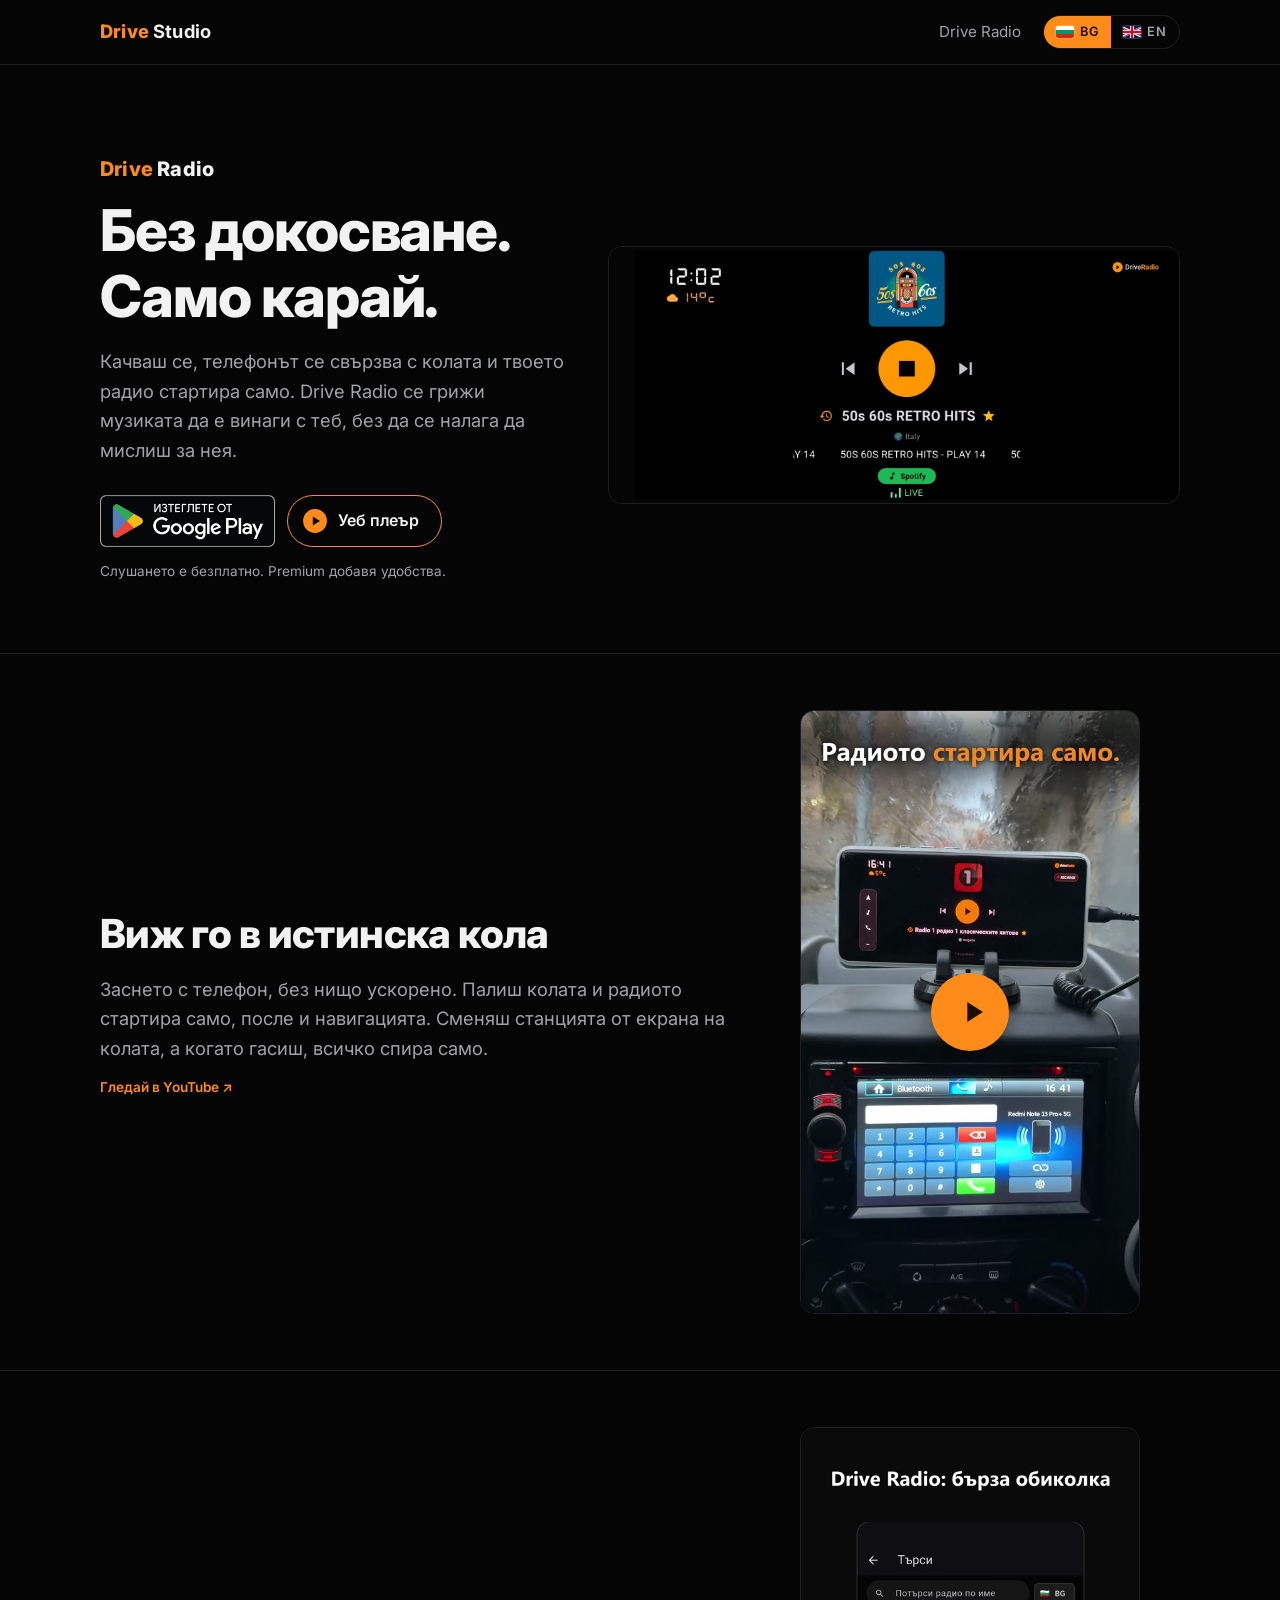
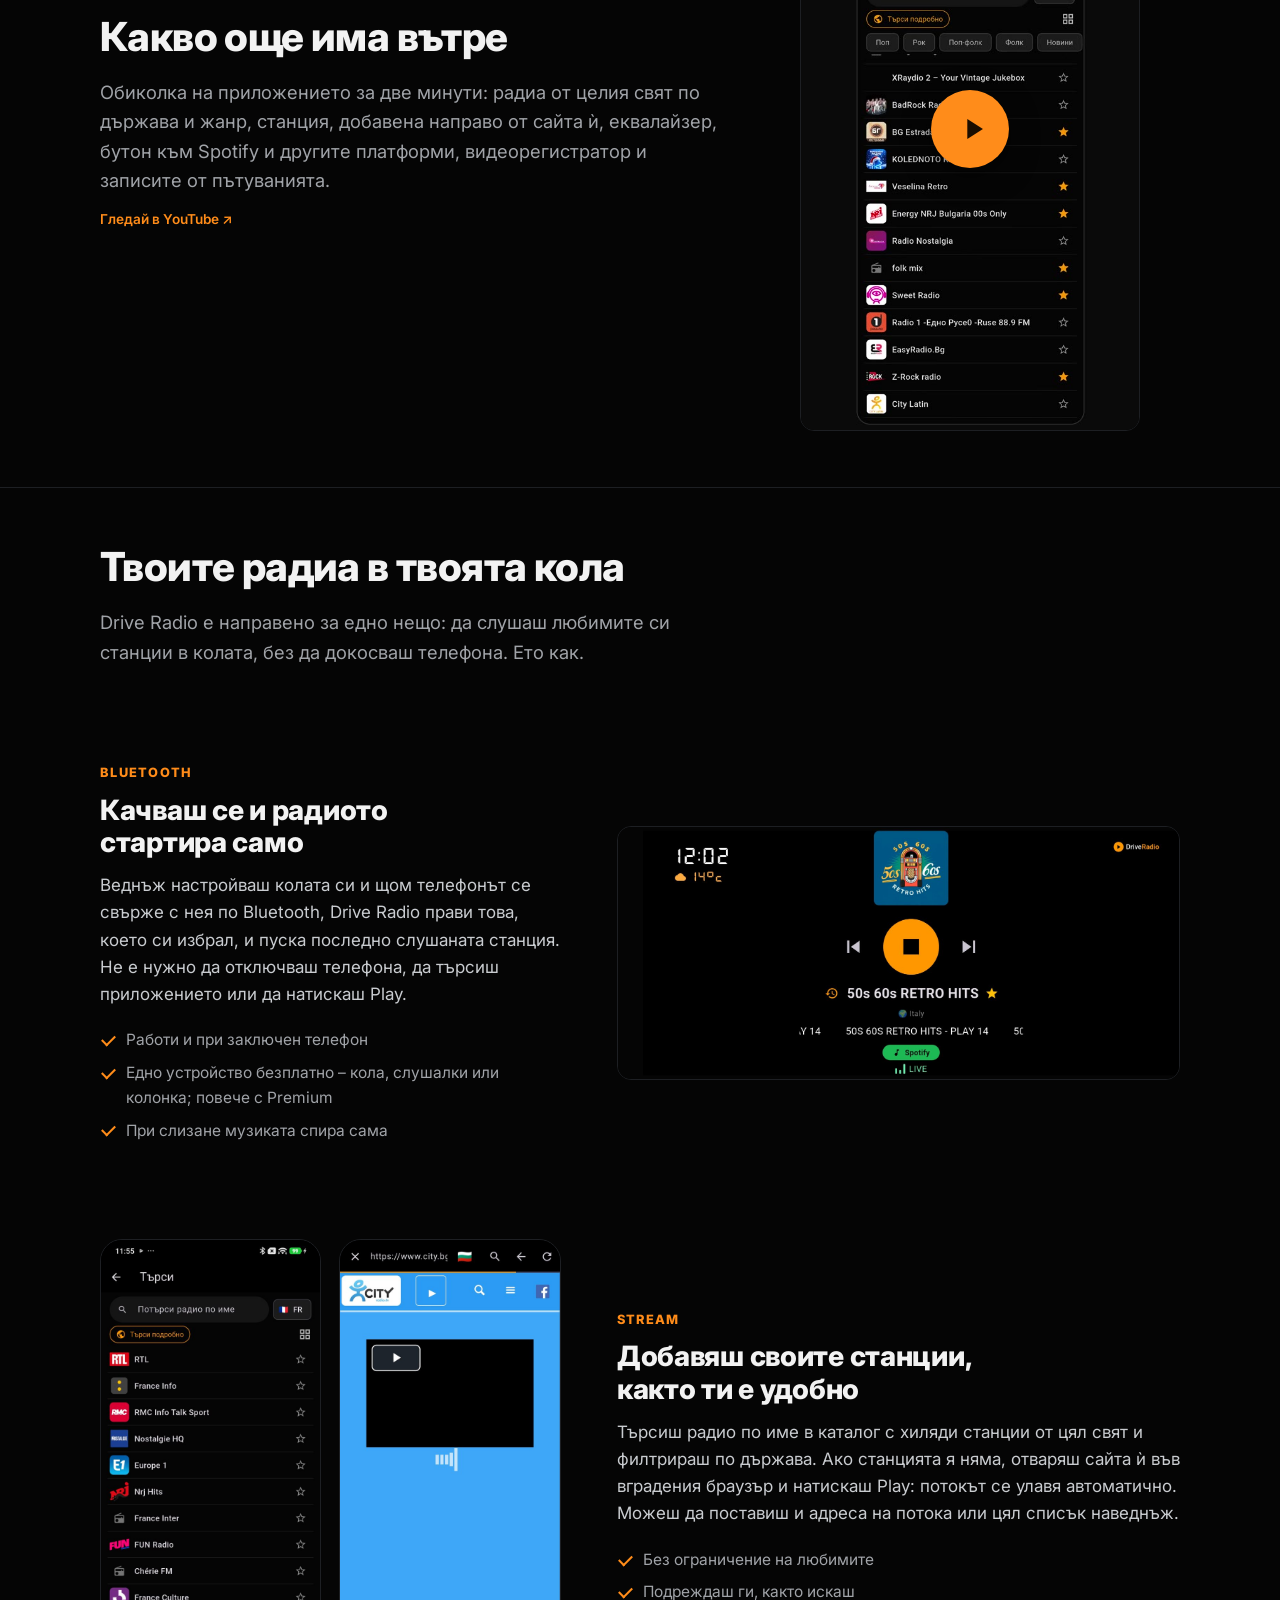
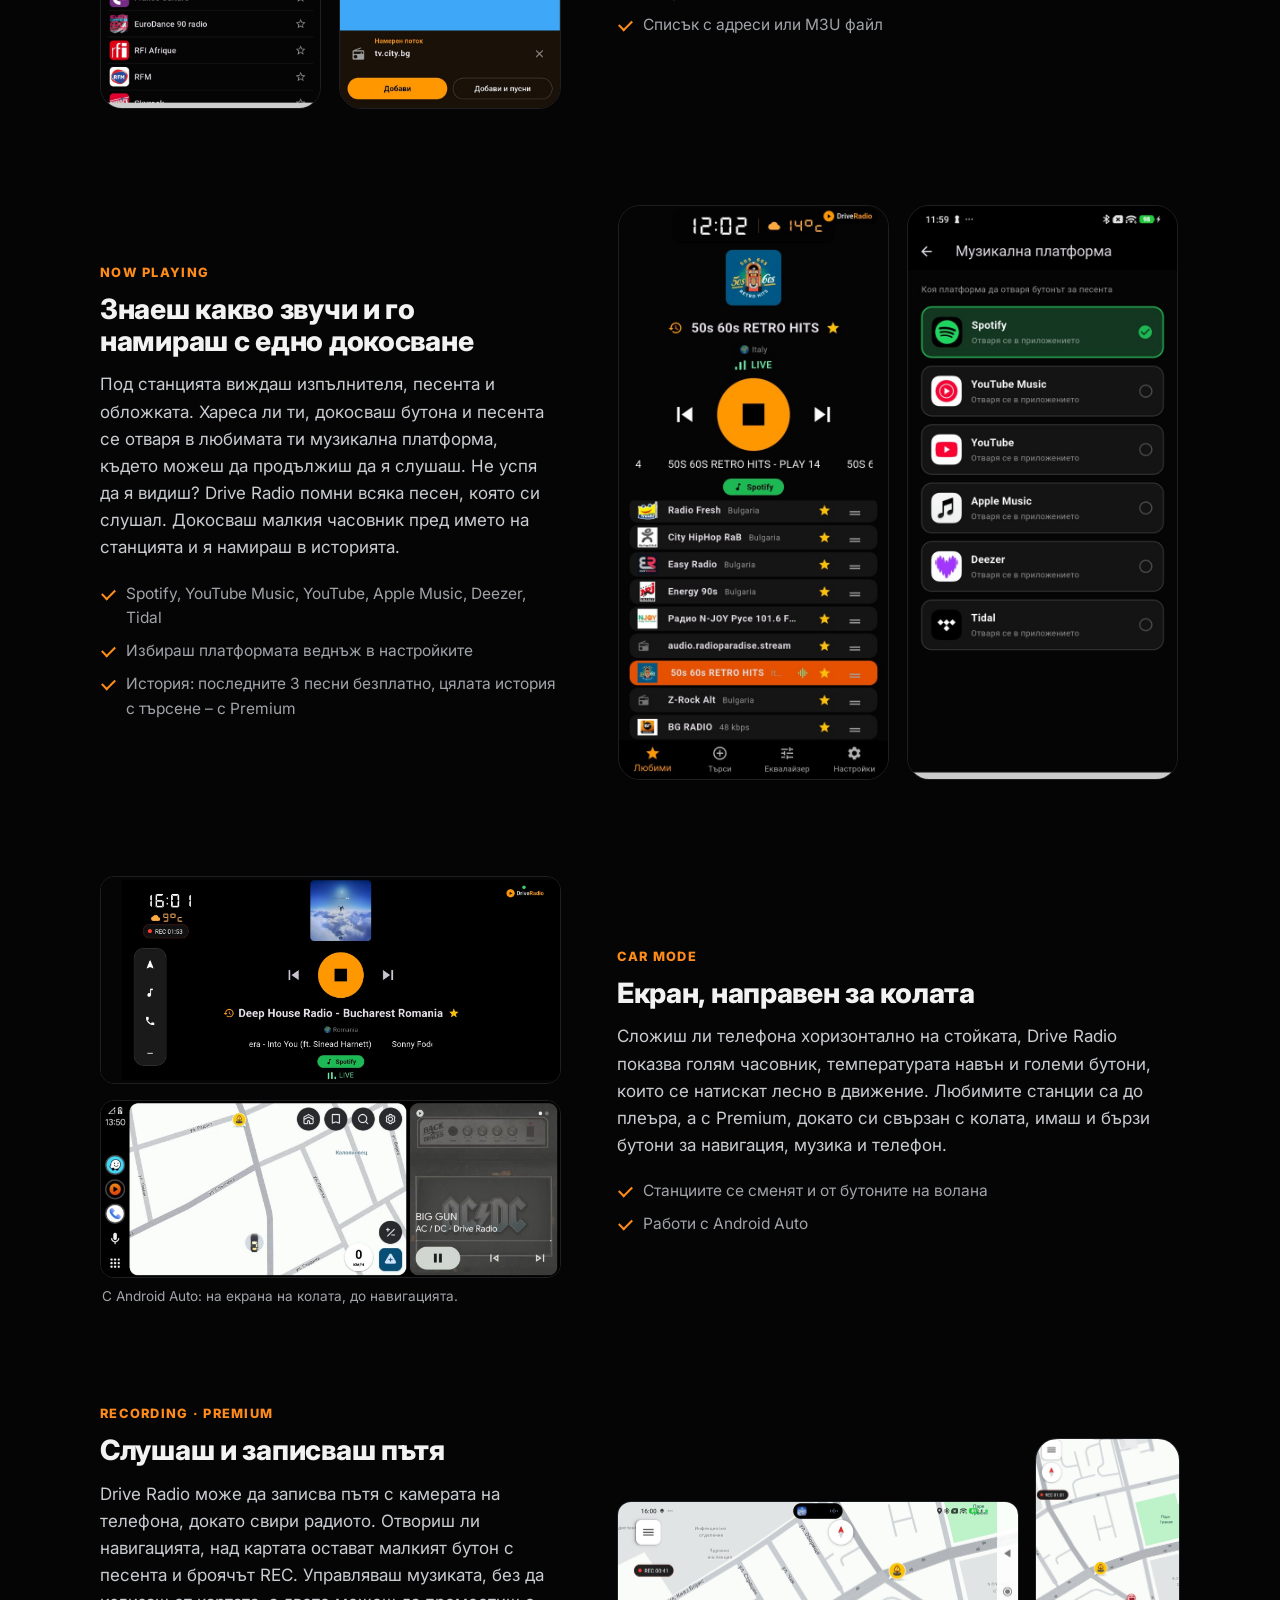
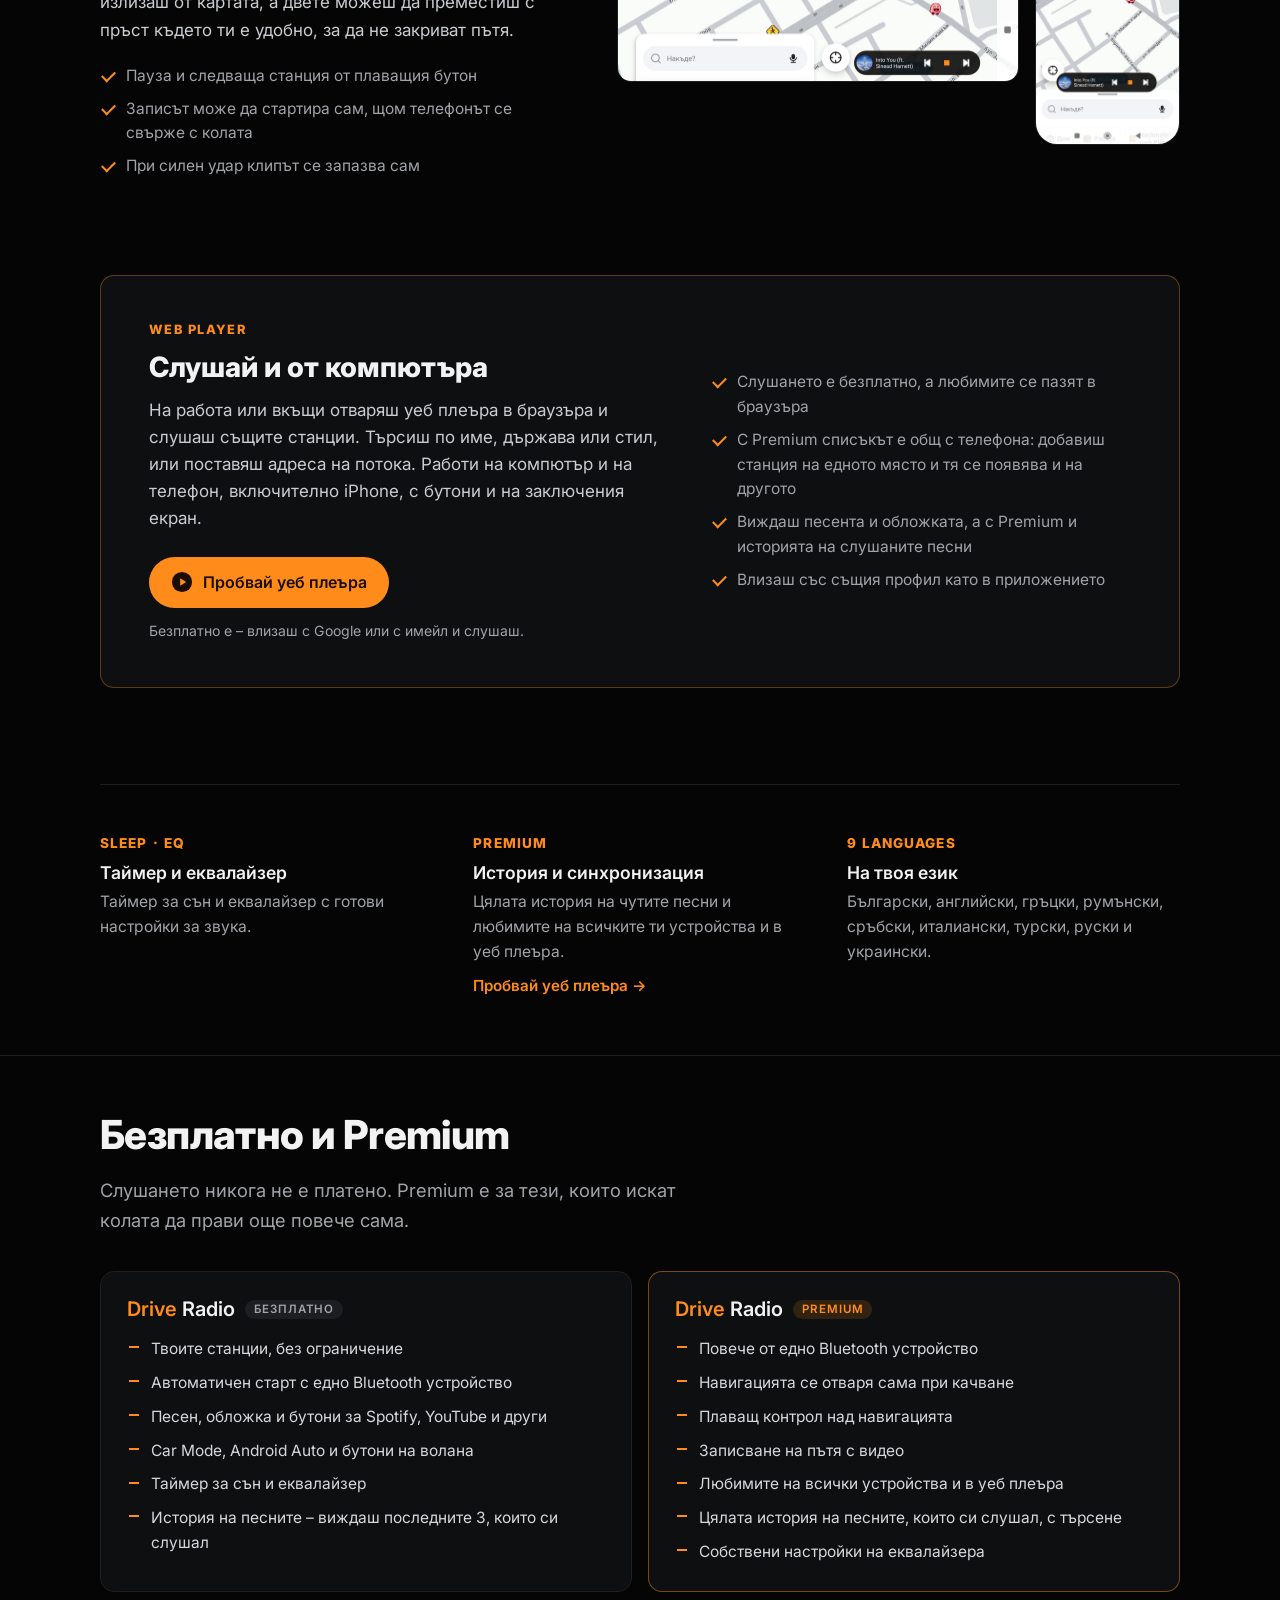
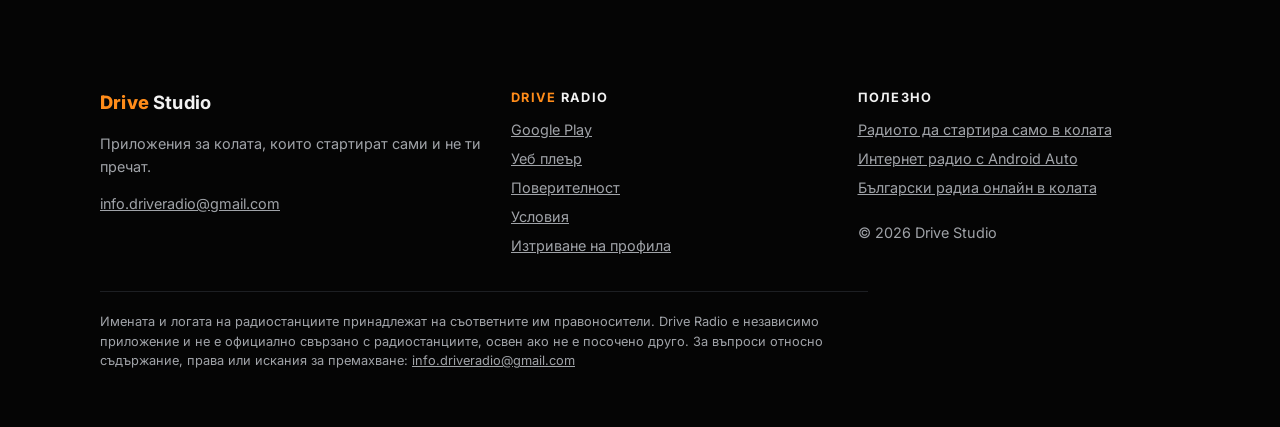
<file: index.html>
<!doctype html>
<html lang="bg">
<head>
<meta charset="utf-8">
<meta name="viewport" content="width=device-width, initial-scale=1">
<title>Drive Radio – онлайн радио, което стартира само в колата</title>
<meta name="description" content="С Drive Radio твоето онлайн радио стартира само, щом телефонът се свърже с колата по Bluetooth. Работи и при заключен телефон, с Android Auto и бутоните на волана. Слушането е безплатно.">
<link rel="canonical" href="https://driveradio.app/">
<link rel="alternate" hreflang="bg" href="https://driveradio.app/">
<link rel="alternate" hreflang="en" href="https://driveradio.app/en/">
<link rel="alternate" hreflang="x-default" href="https://driveradio.app/en/">
<script type="application/ld+json">
{
  "@context": "https://schema.org",
  "@type": "SoftwareApplication",
  "name": "Drive Radio",
  "operatingSystem": "Android",
  "applicationCategory": "MultimediaApplication",
  "inLanguage": "bg",
  "description": "С Drive Radio твоето онлайн радио стартира само, щом телефонът се свърже с колата по Bluetooth. Работи и при заключен телефон, с Android Auto и бутоните на волана. Слушането е безплатно.",
  "url": "https://driveradio.app/",
  "installUrl": "https://play.google.com/store/apps/details?id=bg.driveradio.app",
  "image": "https://driveradio.app/img/icon.png",
  "offers": { "@type": "Offer", "price": "0", "priceCurrency": "EUR" },
  "publisher": { "@type": "Organization", "name": "Drive Studio", "url": "https://driveradio.app/", "email": "info.driveradio@gmail.com" }
}
</script>
<link rel="icon" href="/img/icon.png">
<!-- Link previews (Viber, Messenger, Facebook...): our icon, not a random screenshot -->
<meta property="og:type" content="website">
<meta property="og:locale" content="bg_BG">
<meta property="og:url" content="https://driveradio.app/">
<meta property="og:site_name" content="Drive Studio">
<meta property="og:title" content="Drive Radio – Без докосване. Само карай.">
<meta property="og:description" content="Качваш се, телефонът се свързва с колата и твоето радио стартира само.">
<meta property="og:image" content="https://driveradio.app/img/share.png">
<meta property="og:image:width" content="1200">
<meta property="og:image:height" content="630">
<meta property="og:image:alt" content="Drive Radio">
<meta name="twitter:card" content="summary_large_image">
<link rel="preconnect" href="https://fonts.googleapis.com">
<link rel="preconnect" href="https://fonts.gstatic.com" crossorigin>
<link rel="stylesheet" href="https://fonts.googleapis.com/css2?family=Inter:wght@400;500;600;800&display=swap">
<style>
  :root {
    --bg: #050505;
    --panel: #0e0f11;
    --line: #1d1f23;
    --text: #f2f2f2;
    --dim: #a0a3a8;
    --orange: #ff8c1a;
    --orange-ink: #1a0d00;
    --radius: 14px;
  }
  * { box-sizing: border-box; }
  [hidden] { display: none !important; }
  html { scroll-behavior: smooth; }
  @media (prefers-reduced-motion: reduce) { html { scroll-behavior: auto; } }
  body {
    margin: 0; background: var(--bg); color: var(--text);
    font-family: Inter, system-ui, -apple-system, "Segoe UI", Roboto, sans-serif;
    font-size: 17px; line-height: 1.6; -webkit-font-smoothing: antialiased;
  }
  img { max-width: 100%; display: block; }
  a { color: var(--orange); }
  a:focus-visible, button:focus-visible { outline: 2px solid var(--orange); outline-offset: 3px; border-radius: 6px; }
  .wrap { max-width: 1120px; margin: 0 auto; padding: 0 20px; }

  /* Language: show only the active one */
  [data-l] { display: none; }
  html[lang="bg"] [data-l="bg"], html[lang="en"] [data-l="en"] { display: revert; }
  html[lang="bg"] img[data-l="bg"], html[lang="en"] img[data-l="en"] { display: block; }
  .dash-auto-intro { margin-top: 80px; max-width: 40em; }
  @media (min-width: 620px) { .phones.three { grid-template-columns: repeat(3, 1fr); max-width: 900px; } }

  header { border-bottom: 1px solid var(--line); }
  .bar { display: flex; align-items: center; justify-content: space-between; gap: 16px; height: 64px; }
  .mark { font-weight: 800; font-size: 1.15rem; letter-spacing: 0.01em; text-decoration: none; color: var(--orange); }
  .mark b { color: var(--text); }
  nav { display: flex; align-items: center; gap: 22px; }
  nav a { color: var(--dim); text-decoration: none; font-size: 0.95rem; }
  nav a:hover { color: var(--text); }
  .lang { display: flex; border: 1px solid var(--line); border-radius: 999px; overflow: hidden; }
  .lang a {
    display: inline-block; color: var(--dim); text-decoration: none; font-size: 0.8rem; font-weight: 600;
    letter-spacing: 0.06em; padding: 6px 12px;
  }
  .lang a:hover { color: var(--text); }
  .lang a[aria-current="true"] { background: var(--orange); color: var(--orange-ink); }
  .lang a { display: inline-flex; align-items: center; gap: 6px; }
  .lang .flag { display: block; width: 18px; height: 12px; border-radius: 2px; box-shadow: 0 0 0 1px rgba(255,255,255,0.18); }
  @media (max-width: 640px) { nav a { display: none; } }

  .eyebrow { font-size: 0.78rem; font-weight: 600; letter-spacing: 0.12em; text-transform: uppercase; color: var(--orange); margin: 0 0 12px; }
  /* App names like the Drive Studio mark: "Drive" orange, name white */
  .brand-name { margin: 0 0 12px; font-size: 1.25rem; font-weight: 800; color: var(--orange); letter-spacing: 0.01em; }
  .brand-name b { color: var(--text); font-weight: 800; }
  .brand-inline { color: var(--orange); }
  .brand-inline b { color: var(--text); font-weight: inherit; }
  h1, h2, h3 { line-height: 1.15; margin: 0; text-wrap: balance; }
  h1 { font-size: clamp(2.2rem, 5.2vw, 3.6rem); font-weight: 800; letter-spacing: -0.02em; }
  h2 { font-size: clamp(1.7rem, 3.6vw, 2.5rem); font-weight: 800; letter-spacing: -0.015em; }
  h3 { font-size: 1.1rem; font-weight: 600; }
  .lead { color: var(--dim); font-size: 1.15rem; max-width: 34em; margin: 18px 0 0; }

  .hero { padding-top: 64px; padding-bottom: 40px; display: grid; gap: 40px; grid-template-columns: 1fr; align-items: center; }
  @media (min-width: 900px) { .hero { grid-template-columns: 0.9fr 1.1fr; padding-top: 88px; padding-bottom: 56px; } }
  .actions { display: flex; flex-wrap: wrap; gap: 12px; margin-top: 30px; }
  .btn {
    display: inline-flex; align-items: center; gap: 10px; padding: 13px 22px; border-radius: 999px;
    font-weight: 600; text-decoration: none; font-size: 1rem;
  }
  .btn-primary { background: var(--orange); color: var(--orange-ink); }
  .btn-primary:hover { background: #ffa04a; }
  .btn-ghost { border: 1px solid #33363b; color: var(--text); }
  .btn-ghost:hover { border-color: var(--dim); }
  /* Web player: orange outline + play icon, same height as the Play badge */
  .btn-web { height: 52px; padding: 0 22px 0 14px; border: 1.5px solid var(--orange); color: var(--text); }
  .btn-web .btn-icon { width: 26px; height: 26px; color: var(--orange); flex: none; }
  .btn-web:hover { background: rgba(255, 140, 26, 0.12); }
  .btn-primary .btn-icon { width: 22px; height: 22px; color: var(--orange-ink); flex: none; }
  .try-note { color: var(--dim) !important; font-size: 0.88rem; margin: 12px 0 0 !important; }
  .try-link { display: inline-block; margin-top: 10px; font-weight: 600; font-size: 0.95rem; text-decoration: none; }
  .try-link:hover { text-decoration: underline; }
  .gplay { display: inline-flex; align-items: center; border-radius: 10px; }
  .gplay img { height: 52px; width: auto; }
  .btn-soon { border: 1px dashed #4a4d52; color: var(--dim); cursor: default; }
  .note { color: var(--dim); font-size: 0.85rem; margin-top: 14px; }

  .shot { border-radius: var(--radius); border: 1px solid var(--line); background: #000; overflow: hidden; }
  .shot img { width: 100%; height: auto; }

  /* Real-car video: a still with a play button; the YouTube player loads only on click */
  .real-car { display: grid; gap: 32px; align-items: center; }
  @media (min-width: 900px) { .real-car { grid-template-columns: 1.2fr 0.8fr; } }
  .real-car .note a { font-weight: 600; text-decoration: none; }
  .real-car .note a:hover { text-decoration: underline; }
  .yt-wrap { width: 100%; max-width: 340px; aspect-ratio: 9 / 16; justify-self: center; position: relative;
    border-radius: var(--radius); border: 1px solid var(--line); background: #000; overflow: hidden; }
  .yt-facade { display: block; width: 100%; height: 100%; padding: 0; border: 0; background: none; cursor: pointer; position: relative; }
  .yt-facade img { display: block; width: 100%; height: 100%; object-fit: cover; }
  .yt-facade .play { position: absolute; left: 50%; top: 50%; width: 78px; height: 78px; margin: -39px 0 0 -39px; border-radius: 50%;
    background: var(--orange); display: grid; place-items: center; box-shadow: 0 8px 28px rgba(0, 0, 0, 0.55); transition: transform 0.15s; }
  .yt-facade .play svg { width: 34px; height: 34px; margin-left: 5px; fill: var(--orange-ink); }
  .yt-facade:hover .play, .yt-facade:focus-visible .play { transform: scale(1.08); }
  .yt-facade:focus-visible { outline: 3px solid var(--orange); outline-offset: -3px; }
  .yt-wrap iframe { display: block; width: 100%; height: 100%; border: 0; }

  section { padding: 56px 0; }
  .divider { border-top: 1px solid var(--line); }

  .features { display: grid; gap: 28px 40px; grid-template-columns: 1fr; margin-top: 36px; }
  @media (min-width: 720px) { .features { grid-template-columns: 1fr 1fr; } }
  @media (min-width: 1000px) { .features { grid-template-columns: repeat(3, 1fr); } }
  .feature h3 { margin-bottom: 6px; }
  .feature p { margin: 0; color: var(--dim); font-size: 0.98rem; }
  .feature .k { display: block; font-variant-numeric: tabular-nums; color: var(--orange); font-weight: 800; font-size: 0.85rem; letter-spacing: 0.08em; margin-bottom: 8px; }

  .gallery { display: grid; gap: 16px; grid-template-columns: 1fr; margin-top: 36px; }
  @media (min-width: 820px) { .gallery { grid-template-columns: 1fr 1fr; } }
  /* Feature rows: text beside a large screenshot, alternating sides */
  .row { display: grid; gap: 32px; grid-template-columns: 1fr; align-items: center; margin-top: 72px; }
  @media (min-width: 900px) {
    .row { grid-template-columns: 0.9fr 1.1fr; gap: 56px; margin-top: 96px; }
    .row.flip .row-text { order: 2; }
  }
  .row-text h3 { font-size: clamp(1.35rem, 2.4vw, 1.75rem); font-weight: 800; letter-spacing: -0.01em; margin-bottom: 14px; }
  .row-text p { color: #c9ccd0; margin: 0; max-width: 34em; }
  .row-text .k { display: block; color: var(--orange); font-weight: 800; font-size: 0.8rem; letter-spacing: 0.1em; margin-bottom: 10px; }
  .ticks { list-style: none; padding: 0; margin: 20px 0 0; display: grid; gap: 8px; }
  .ticks li { position: relative; padding-left: 26px; color: var(--dim); font-size: 0.97rem; }
  .ticks li::before { content: ""; position: absolute; left: 2px; top: 0.45em; width: 11px; height: 6px; border-left: 2px solid var(--orange); border-bottom: 2px solid var(--orange); transform: rotate(-45deg); }
  .row-media.phones-2 { display: grid; grid-template-columns: 1fr 1fr; gap: 18px; max-width: 560px; justify-self: center; width: 100%; }
  .row-media.phones-2 .shot { border-radius: 22px; }
  .row-media.stack { display: grid; gap: 16px; }
  .shot-cap { color: var(--dim); font-size: 0.85rem; margin: 8px 2px 0; }
  /* Landscape navigation shot beside the same screen upright */
  .row-media.nav-pair { display: grid; grid-template-columns: 1fr 0.36fr; gap: 16px; align-items: center; }
  .row-media.nav-pair .shot:last-child { border-radius: 22px; }
  .web-band {
    margin-top: 96px; padding: 36px; border-radius: var(--radius);
    background: var(--panel); border: 1px solid rgba(255, 140, 26, 0.35);
    display: grid; gap: 28px 48px; grid-template-columns: 1fr; align-items: center;
  }
  @media (min-width: 900px) { .web-band { grid-template-columns: 1.1fr 0.9fr; padding: 44px 48px; } }
  .web-band .k { display: block; color: var(--orange); font-weight: 800; font-size: 0.8rem; letter-spacing: 0.1em; margin-bottom: 10px; }
  .web-band h3 { font-size: clamp(1.35rem, 2.4vw, 1.75rem); font-weight: 800; margin-bottom: 14px; }
  .web-band p { color: #c9ccd0; margin: 0 0 24px; }
  .web-band .ticks { margin: 0; }
  .extras { margin-top: 96px; padding-top: 48px; border-top: 1px solid var(--line); }
  .phones { display: grid; gap: 16px; grid-template-columns: repeat(2, 1fr); margin-top: 44px; }
  @media (min-width: 820px) { .phones { grid-template-columns: repeat(4, 1fr); gap: 20px; } }
  .phones .shot { border-radius: 22px; }
  figure { margin: 0; }
  figcaption { color: var(--dim); font-size: 0.88rem; margin-top: 10px; }

  .plans { display: grid; gap: 16px; grid-template-columns: 1fr; margin-top: 36px; }
  @media (min-width: 820px) { .plans { grid-template-columns: 1fr 1fr; } }
  .plan { background: var(--panel); border: 1px solid var(--line); border-radius: var(--radius); padding: 26px; }
  .plan.premium { border-color: rgba(255, 140, 26, 0.45); }
  .plan h3 { font-size: 1.25rem; display: flex; align-items: center; gap: 10px; }
  .tag { font-size: 0.72rem; font-weight: 600; letter-spacing: 0.08em; text-transform: uppercase; padding: 3px 9px; border-radius: 999px; background: #1c1e22; color: var(--dim); }
  .premium .tag { background: rgba(255, 140, 26, 0.15); color: var(--orange); }
  .plan ul { margin: 16px 0 0; padding: 0; list-style: none; display: grid; gap: 9px; }
  .plan li { padding-left: 24px; position: relative; color: #d6d8db; font-size: 0.97rem; }
  .plan li::before { content: ""; position: absolute; left: 2px; top: 0.6em; width: 10px; height: 2px; background: var(--orange); }

  .dashcam { background: var(--panel); border-top: 1px solid var(--line); border-bottom: 1px solid var(--line); }
  .soon { display: inline-block; font-size: 0.78rem; font-weight: 600; letter-spacing: 0.12em; text-transform: uppercase; color: var(--orange); border: 1px solid rgba(255,140,26,0.5); border-radius: 999px; padding: 4px 12px; margin-bottom: 14px; }
  .dash-grid { display: grid; gap: 40px; grid-template-columns: 1fr; align-items: start; }
  @media (min-width: 900px) { .dash-grid { grid-template-columns: 0.85fr 1.15fr; } }
  .dash-intro { max-width: 40em; }
  .row-media.single-phone { max-width: 300px; justify-self: center; width: 100%; }
  .row-media.single-phone .shot { border-radius: 22px; }
  .plans-head { font-size: clamp(1.2rem, 2.2vw, 1.5rem); font-weight: 800; margin-top: 72px; max-width: 36em; }
  .dashcam .plan { background: var(--bg); }
  .dash-features { display: grid; gap: 20px 32px; grid-template-columns: 1fr; margin-top: 30px; }
  @media (min-width: 620px) and (max-width: 899px) { .dash-features { grid-template-columns: 1fr 1fr; } }
  .dash-features .feature p { font-size: 0.95rem; }
  /* Portrait shot beside two stacked landscape shots; column widths make the
     portrait as tall as the stack (portrait 600x1333, landscapes 1800x810). */
  .dash-shots { display: grid; gap: 16px; grid-template-columns: 0.405fr 1fr; grid-template-rows: auto auto; }
  .dash-shots .portrait { grid-row: span 2; border-radius: 22px; }
  @media (max-width: 619px) {
    .dash-shots { grid-template-columns: 1fr; }
    .dash-shots .portrait { grid-row: auto; width: 62%; justify-self: center; }
  }

  footer { padding: 40px 0 56px; color: var(--dim); font-size: 0.9rem; }
  .foot { display: grid; gap: 24px; grid-template-columns: 1fr; }
  @media (min-width: 720px) { .foot { grid-template-columns: 1.2fr 1fr 1fr; } }
  footer h4 { color: var(--text); font-size: 0.8rem; letter-spacing: 0.1em; text-transform: uppercase; margin: 0 0 10px; }
  footer ul { list-style: none; margin: 0; padding: 0; display: grid; gap: 6px; }
  footer a { color: var(--dim); }
  footer a:hover { color: var(--text); }
  footer .rights { margin: 32px 0 0; padding-top: 20px; border-top: 1px solid var(--line); font-size: 0.8rem; line-height: 1.55; max-width: 60em; }
</style>
</head>
<body>

<header>
  <div class="wrap bar">
    <a class="mark" href="#top">Drive <b>Studio</b></a>
    <nav aria-label="Main">
      <a href="#radio">Drive Radio</a>
      <a href="#dashcam" hidden>Drive Dashcam</a>
      <div class="lang" role="group" aria-label="Language">
        <a href="/" hreflang="bg" lang="bg" aria-current="true"><img class="flag" src="/img/flag-bg.svg" width="18" height="12" alt="">BG</a>
        <a href="/en/" hreflang="en" lang="en" aria-current="false"><img class="flag" src="/img/flag-gb.svg" width="18" height="12" alt="">EN</a>
      </div>
    </nav>
  </div>
</header>

<main id="top">

  <!-- ============ DRIVE RADIO ============ -->
  <div class="wrap hero" id="radio">
    <div>
      <p class="brand-name">Drive <b>Radio</b></p>
      <h1>
        <span data-l="bg">Без докосване. Само карай.</span>
        <span data-l="en">No tapping. Just drive.</span>
      </h1>
      <p class="lead">
        <span data-l="bg">Качваш се, телефонът се свързва с колата и твоето радио стартира само. Drive Radio се грижи музиката да е винаги с теб, без да се налага да мислиш за нея.</span>
        <span data-l="en">Get in, your phone connects to the car and your radio starts on its own. Drive Radio keeps the music with you, without you having to think about it.</span>
      </p>
      <div class="actions">
        <a class="gplay" href="https://play.google.com/store/apps/details?id=bg.driveradio.app&amp;referrer=utm_source%3Ddriveradio.app%26utm_medium%3Dwebsite%26utm_campaign%3Dhome_bg">
          <img data-l="bg" src="/img/gplay-bg.png" width="646" height="192" alt="Изтеглете от Google Play">
          <img data-l="en" src="/img/gplay-en.png" width="564" height="168" alt="Get it on Google Play">
        </a>
        <a class="btn btn-web" href="https://player.driveradio.app/?lang=bg">
          <svg class="btn-icon" viewBox="0 0 24 24" aria-hidden="true"><circle cx="12" cy="12" r="11" fill="currentColor"/><path d="M10 7.8v8.4l6.6-4.2z" fill="#050505"/></svg>
          <span data-l="bg">Уеб плеър</span><span data-l="en">Web player</span>
        </a>
      </div>
      <p class="note">
        <span data-l="bg">Слушането е безплатно. Premium добавя удобства.</span>
        <span data-l="en">Listening is free. Premium adds convenience.</span>
      </p>
    </div>
    <div class="shot">
      <img src="/img/radio-player.jpg" width="1600" height="720" alt="Drive Radio player in landscape: clock, temperature, station cover and big buttons">
    </div>
  </div>

  <section class="divider" id="video" >
    <div class="wrap real-car">
      <div>
        <h2>
          <span data-l="bg">Виж го в истинска кола</span>
          <span data-l="en">See it in a real car</span>
        </h2>
        <p class="lead">
          <span data-l="bg">Заснето с телефон, без нищо ускорено. Палиш колата и радиото стартира само, после и навигацията. Сменяш станцията от екрана на колата, а когато гасиш, всичко спира само.</span>
          <span data-l="en">Filmed on a phone, nothing sped up. Start the car and the radio starts by itself, then the navigation. Change the station from the car's own screen, and when you turn the car off, everything stops by itself.</span>
        </p>
        <p class="note">
          <a href="https://youtube.com/shorts/-r-MTbUttYo" target="_blank" rel="noopener"><span data-l="bg">Гледай в YouTube ↗</span><span data-l="en">Watch on YouTube ↗</span></a>
        </p>
      </div>
      <div class="yt-wrap">
        <button type="button" class="yt-facade" data-yt="-r-MTbUttYo" aria-label="Пусни видеото: Drive Radio в истинска кола">
          <img src="/img/short-car-bg.jpg" width="540" height="960" loading="lazy" alt="">
          <span class="play"><svg viewBox="0 0 24 24" aria-hidden="true"><path d="M8 5v14l11-7z"/></svg></span>
        </button>
      </div>
    </div>
  </section>

  <section class="divider" id="tour" >
    <div class="wrap real-car">
      <div>
        <h2>
          <span data-l="bg">Какво още има вътре</span>
          <span data-l="en">What else is inside</span>
        </h2>
        <p class="lead">
          <span data-l="bg">Обиколка на приложението за две минути: радиа от целия свят по държава и жанр, станция, добавена направо от сайта ѝ, еквалайзер, бутон към Spotify и другите платформи, видеорегистратор и записите от пътуванията.</span>
          <span data-l="en">A two-minute tour of the app: stations from all over the world by country and genre, a station added straight from its own website, the equalizer, a button to Spotify and the other platforms, the dash cam and your recorded trips.</span>
        </p>
        <p class="note">
          <a href="https://youtube.com/shorts/HaLtzakHkxw" target="_blank" rel="noopener"><span data-l="bg">Гледай в YouTube ↗</span><span data-l="en">Watch on YouTube ↗</span></a>
        </p>
      </div>
      <div class="yt-wrap">
        <button type="button" class="yt-facade" data-yt="HaLtzakHkxw" aria-label="Пусни видеото: обиколка на Drive Radio">
          <img src="/img/short-tour-bg.jpg" width="540" height="960" loading="lazy" alt="">
          <span class="play"><svg viewBox="0 0 24 24" aria-hidden="true"><path d="M8 5v14l11-7z"/></svg></span>
        </button>
      </div>
    </div>
  </section>

  <section class="divider">
    <div class="wrap">
      <h2>
        <span data-l="bg">Твоите радиа в твоята кола</span>
        <span data-l="en">Your stations, in your car</span>
      </h2>
      <p class="lead">
        <span data-l="bg">Drive Radio е направено за едно нещо: да слушаш любимите си станции в колата, без да докосваш телефона. Ето как.</span>
        <span data-l="en">Drive Radio is built for one thing: listening to your favorite stations in the car without touching your phone. Here is how.</span>
      </p>

      <!-- Row 1: auto-start -->
      <div class="row">
        <div class="row-text">
          <span class="k">BLUETOOTH</span>
          <h3><span data-l="bg">Качваш се и радиото стартира само</span><span data-l="en">Get in and the radio starts by itself</span></h3>
          <p>
            <span data-l="bg">Веднъж настройваш колата си и щом телефонът се свърже с нея по Bluetooth, Drive Radio прави това, което си избрал, и пуска последно слушаната станция. Не е нужно да отключваш телефона, да търсиш приложението или да натискаш Play.</span>
            <span data-l="en">Set up your car once, and as soon as the phone connects to it over Bluetooth, Drive Radio does what you chose and plays the last station you listened to. No unlocking, no looking for the app, no pressing Play.</span>
          </p>
          <ul class="ticks">
            <li><span data-l="bg">Работи и при заключен телефон</span><span data-l="en">Works with the phone locked</span></li>
            <li><span data-l="bg">Едно устройство безплатно – кола, слушалки или колонка; повече с Premium</span><span data-l="en">One device for free – car, headphones or speaker; more with Premium</span></li>
            <li><span data-l="bg">При слизане музиката спира сама</span><span data-l="en">When you get out, the music stops by itself</span></li>
          </ul>
        </div>
        <div class="row-media">
          <div class="shot"><img src="/img/radio-player.jpg" width="1600" height="719" loading="lazy" alt="Drive Radio playing in landscape with a big clock and temperature"></div>
        </div>
      </div>

      <!-- Row 2: add stations -->
      <div class="row flip">
        <div class="row-text">
          <span class="k">STREAM</span>
          <h3><span data-l="bg">Добавяш своите станции, както ти е удобно</span><span data-l="en">Add your stations the way you like</span></h3>
          <p>
            <span data-l="bg">Търсиш радио по име в каталог с хиляди станции от цял свят и филтрираш по държава. Ако станцията я няма, отваряш сайта ѝ във вградения браузър и натискаш Play: потокът се улавя автоматично. Можеш да поставиш и адреса на потока или цял списък наведнъж.</span>
            <span data-l="en">Search by name in a catalog of thousands of stations from around the world and filter by country. If a station is not there, open its website in the built-in browser and press Play: the stream is picked up automatically. You can also paste the stream address or a whole list at once.</span>
          </p>
          <ul class="ticks">
            <li><span data-l="bg">Без ограничение на любимите</span><span data-l="en">No limit on favorites</span></li>
            <li><span data-l="bg">Подреждаш ги, както искаш</span><span data-l="en">Arrange them the way you want</span></li>
            <li><span data-l="bg">Списък с адреси или M3U файл</span><span data-l="en">A list of addresses or an M3U file</span></li>
          </ul>
        </div>
        <div class="row-media phones-2">
          <div class="shot"><img data-l="bg" src="/img/phone-search.jpg" width="600" height="1278" loading="lazy" alt="Searching radio stations by name and country"><img data-l="en" src="/img/phone-search-en.jpg" width="600" height="1278" loading="lazy" alt="Searching radio stations by name and country"></div>
          <div class="shot"><img data-l="bg" src="/img/phone-caught.jpg" width="600" height="1278" loading="lazy" alt="Сайтът на радиото в Drive Radio: потокът е намерен, бутони Добави и Добави и пусни"><img data-l="en" src="/img/phone-caught-en.jpg" width="600" height="1278" loading="lazy" alt="A radio website inside Drive Radio: stream found, with Add and Add and play buttons"></div>
        </div>
      </div>

      <!-- Row 3: song and cover -->
      <div class="row">
        <div class="row-text">
          <span class="k">NOW PLAYING</span>
          <h3><span data-l="bg">Знаеш какво звучи и го намираш с едно докосване</span><span data-l="en">Know what is playing and find it with one tap</span></h3>
          <p>
            <span data-l="bg">Под станцията виждаш изпълнителя, песента и обложката. Хареса ли ти, докосваш бутона и песента се отваря в любимата ти музикална платформа, където можеш да продължиш да я слушаш. Не успя да я видиш? Drive Radio помни всяка песен, която си слушал. Докосваш малкия часовник пред името на станцията и я намираш в историята.</span>
            <span data-l="en">Under the station you see the artist, the song and the cover. Like it? Tap the button and the song opens in your favorite music platform, where you can keep listening to it. Missed it? Drive Radio remembers every song you listened to. Tap the small clock in front of the station name and find it in the history.</span>
          </p>
          <ul class="ticks">
            <li>Spotify, YouTube Music, YouTube, Apple Music, Deezer, Tidal</li>
            <li><span data-l="bg">Избираш платформата веднъж в настройките</span><span data-l="en">Pick your platform once in the settings</span></li>
            <li><span data-l="bg">История: последните 3 песни безплатно, цялата история с търсене – с Premium</span><span data-l="en">History: the last 3 songs for free, the full searchable history with Premium</span></li>
          </ul>
        </div>
        <div class="row-media phones-2">
          <div class="shot"><img data-l="bg" src="/img/phone-player.jpg" width="600" height="1278" loading="lazy" alt="Player showing the song, the cover and the list of favorites"><img data-l="en" src="/img/phone-player-en.jpg" width="600" height="1278" loading="lazy" alt="Player showing the song, the cover and the list of favorites"></div>
          <div class="shot"><img data-l="bg" src="/img/phone-platforms.jpg" width="600" height="1278" loading="lazy" alt="Choosing the music platform for the song button"><img data-l="en" src="/img/phone-platforms-en.jpg" width="600" height="1278" loading="lazy" alt="Choosing the music platform for the song button"></div>
        </div>
      </div>

      <!-- Row 4: Car Mode -->
      <div class="row flip">
        <div class="row-text">
          <span class="k">CAR MODE</span>
          <h3><span data-l="bg">Екран, направен за колата</span><span data-l="en">A screen made for the car</span></h3>
          <p>
            <span data-l="bg">Сложиш ли телефона хоризонтално на стойката, Drive Radio показва голям часовник, температурата навън и големи бутони, които се натискат лесно в движение. Любимите станции са до плеъра, а с Premium, докато си свързан с колата, имаш и бързи бутони за навигация, музика и телефон.</span>
            <span data-l="en">Put the phone in landscape on the mount and Drive Radio shows a big clock, the outside temperature and large buttons that are easy to hit while driving. Your favorites sit next to the player, and with Premium, while connected to the car, you also get quick buttons for navigation, music and phone.</span>
          </p>
          <ul class="ticks">
            <li><span data-l="bg">Станциите се сменят и от бутоните на волана</span><span data-l="en">Change stations from the steering wheel buttons too</span></li>
            <li><span data-l="bg">Работи с Android Auto</span><span data-l="en">Works with Android Auto</span></li>
          </ul>
        </div>
        <div class="row-media stack">
          <div class="shot"><img src="/img/radio-carmode-buttons.jpg" width="1600" height="719" loading="lazy" alt="Car Mode with quick buttons for navigation, music and phone on the left"></div>
          <div>
            <div class="shot"><img src="/img/android-auto-player.jpg" width="1596" height="614" loading="lazy" alt="Drive Radio in Android Auto: Waze on the left, the song with its cover and the buttons on the right"></div>
            <p class="shot-cap"><span data-l="bg">С Android Auto: на екрана на колата, до навигацията.</span><span data-l="en">With Android Auto: on the car's screen, next to navigation.</span></p>
          </div>
        </div>
      </div>

      <!-- Row 5: trip recording + floating control over navigation -->
      <div class="row">
        <div class="row-text">
          <span class="k">RECORDING · PREMIUM</span>
          <h3><span data-l="bg">Слушаш и записваш пътя</span><span data-l="en">Listen and record the road</span></h3>
          <p>
            <span data-l="bg">Drive Radio може да записва пътя с камерата на телефона, докато свири радиото. Отвориш ли навигацията, над картата остават малкият бутон с песента и броячът REC. Управляваш музиката, без да излизаш от картата, а двете можеш да преместиш с пръст където ти е удобно, за да не закриват пътя.</span>
            <span data-l="en">Drive Radio can record the road with the phone's camera while the radio plays. Open your navigation and a small song control and a REC counter stay on top of the map. You control the music without leaving the map, and you can drag both with your finger to wherever suits you, so they don't cover the road.</span>
          </p>
          <ul class="ticks">
            <li><span data-l="bg">Пауза и следваща станция от плаващия бутон</span><span data-l="en">Pause and next station from the floating control</span></li>
            <li><span data-l="bg">Записът може да стартира сам, щом телефонът се свърже с колата</span><span data-l="en">Recording can start on its own when the phone connects to the car</span></li>
            <li><span data-l="bg">При силен удар клипът се запазва сам</span><span data-l="en">After a hard impact, the clip is saved on its own</span></li>
          </ul>
        </div>
        <div class="row-media nav-pair">
          <div class="shot"><img src="/img/radio-waze-wide.jpg" width="1600" height="719" loading="lazy" alt="Waze in landscape with the Drive Radio song control and REC counter on top"></div>
          <div class="shot"><img src="/img/radio-waze-tall.jpg" width="600" height="1278" loading="lazy" alt="Waze upright with the Drive Radio song control and REC counter on top"></div>
        </div>
      </div>

      <!-- Web player -->
      <div class="web-band">
        <div>
          <span class="k">WEB PLAYER</span>
          <h3><span data-l="bg">Слушай и от компютъра</span><span data-l="en">Listen on your computer too</span></h3>
          <p>
            <span data-l="bg">На работа или вкъщи отваряш уеб плеъра в браузъра и слушаш същите станции. Търсиш по име, държава или стил, или поставяш адреса на потока. Работи на компютър и на телефон, включително iPhone, с бутони и на заключения екран.</span>
            <span data-l="en">At work or at home, open the web player in your browser and listen to the same stations. Search by name, country or style, or paste the stream address. It works on a computer and on a phone, iPhone included, with controls on the lock screen too.</span>
          </p>
          <a class="btn btn-primary" href="https://player.driveradio.app/?lang=bg"><svg class="btn-icon" viewBox="0 0 24 24" aria-hidden="true"><circle cx="12" cy="12" r="11" fill="currentColor"/><path d="M10 7.8v8.4l6.6-4.2z" fill="#ff8c1a"/></svg><span data-l="bg">Пробвай уеб плеъра</span><span data-l="en">Try the web player</span></a>
          <p class="try-note"><span data-l="bg">Безплатно е – влизаш с Google или с имейл и слушаш.</span><span data-l="en">It's free – sign in with Google or e-mail and listen.</span></p>
        </div>
        <ul class="ticks">
          <li><span data-l="bg">Слушането е безплатно, а любимите се пазят в браузъра</span><span data-l="en">Listening is free, and your favorites are kept in the browser</span></li>
          <li><span data-l="bg">С Premium списъкът е общ с телефона: добавиш станция на едното място и тя се появява и на другото</span><span data-l="en">With Premium the list is shared with your phone: add a station in one place and it appears in the other</span></li>
          <li><span data-l="bg">Виждаш песента и обложката, а с Premium и историята на слушаните песни</span><span data-l="en">See the song and the cover, and with Premium the history of what you listened to</span></li>
          <li><span data-l="bg">Влизаш със същия профил като в приложението</span><span data-l="en">Sign in with the same account as in the app</span></li>
        </ul>
      </div>

      <!-- Small extras -->
      <div class="features extras">
        <div class="feature">
          <span class="k">SLEEP · EQ</span>
          <h3><span data-l="bg">Таймер и еквалайзер</span><span data-l="en">Timer and equalizer</span></h3>
          <p><span data-l="bg">Таймер за сън и еквалайзер с готови настройки за звука.</span><span data-l="en">A sleep timer and an equalizer with ready-made sound presets.</span></p>
        </div>
        <div class="feature">
          <span class="k">PREMIUM</span>
          <h3><span data-l="bg">История и синхронизация</span><span data-l="en">History and sync</span></h3>
          <p><span data-l="bg">Цялата история на чутите песни и любимите на всичките ти устройства и в уеб плеъра.</span><span data-l="en">The full history of songs you heard, and your favorites on all your devices and in the web player.</span></p>
          <a class="try-link" href="https://player.driveradio.app/?lang=bg"><span data-l="bg">Пробвай уеб плеъра →</span><span data-l="en">Try the web player →</span></a>
        </div>
        <div class="feature">
          <span class="k">9 LANGUAGES</span>
          <h3><span data-l="bg">На твоя език</span><span data-l="en">In your language</span></h3>
          <p><span data-l="bg">Български, английски, гръцки, румънски, сръбски, италиански, турски, руски и украински.</span><span data-l="en">Bulgarian, English, Greek, Romanian, Serbian, Italian, Turkish, Russian and Ukrainian.</span></p>
        </div>
      </div>
    </div>
  </section>

  <section class="divider">
    <div class="wrap">
      <h2>
        <span data-l="bg">Безплатно и Premium</span>
        <span data-l="en">Free and Premium</span>
      </h2>
      <p class="lead">
        <span data-l="bg">Слушането никога не е платено. Premium е за тези, които искат колата да прави още повече сама.</span>
        <span data-l="en">Listening is never paid. Premium is for drivers who want the car to do even more on its own.</span>
      </p>
      <div class="plans">
        <div class="plan">
          <h3><span class="brand-inline">Drive <b>Radio</b></span> <span class="tag"><span data-l="bg">Безплатно</span><span data-l="en">Free</span></span></h3>
          <ul>
            <li><span data-l="bg">Твоите станции, без ограничение</span><span data-l="en">Your stations, no limit</span></li>
            <li><span data-l="bg">Автоматичен старт с едно Bluetooth устройство</span><span data-l="en">Auto-start with one Bluetooth device</span></li>
            <li><span data-l="bg">Песен, обложка и бутони за Spotify, YouTube и други</span><span data-l="en">Song, cover and buttons for Spotify, YouTube and more</span></li>
            <li><span data-l="bg">Car Mode, Android Auto и бутони на волана</span><span data-l="en">Car Mode, Android Auto and steering wheel buttons</span></li>
            <li><span data-l="bg">Таймер за сън и еквалайзер</span><span data-l="en">Sleep timer and equalizer</span></li>
            <li><span data-l="bg">История на песните – виждаш последните 3, които си слушал</span><span data-l="en">Song history – see the last 3 songs you listened to</span></li>
          </ul>
        </div>
        <div class="plan premium">
          <h3><span class="brand-inline">Drive <b>Radio</b></span> <span class="tag">Premium</span></h3>
          <ul>
            <li><span data-l="bg">Повече от едно Bluetooth устройство</span><span data-l="en">More than one Bluetooth device</span></li>
            <li><span data-l="bg">Навигацията се отваря сама при качване</span><span data-l="en">Navigation opens by itself when you get in</span></li>
            <li><span data-l="bg">Плаващ контрол над навигацията</span><span data-l="en">Floating control over your navigation</span></li>
            <li><span data-l="bg">Записване на пътя с видео</span><span data-l="en">Trip Recording with video</span></li>
            <li><span data-l="bg">Любимите на всички устройства и в уеб плеъра</span><span data-l="en">Favorites on all your devices and in the web player</span></li>
            <li><span data-l="bg">Цялата история на песните, които си слушал, с търсене</span><span data-l="en">The full history of songs you listened to, with search</span></li>
            <li><span data-l="bg">Собствени настройки на еквалайзера</span><span data-l="en">Your own equalizer presets</span></li>
          </ul>
        </div>
      </div>
    </div>
  </section>

  <!-- ============ DRIVE DASHCAM ============ -->
  <!-- Drive Dashcam: hidden until the app is live on Google Play. Remove "hidden" here, in the nav and in the footer to show it. -->
  <section class="dashcam" id="dashcam" hidden>
    <div class="wrap">
      <div class="dash-intro">
        <span class="soon"><span data-l="bg">Скоро в Google Play</span><span data-l="en">Coming soon to Google Play</span></span>
        <p class="brand-name">Drive <b>Dashcam</b></p>
        <h2>
          <span data-l="bg">Видеорегистратор в телефона</span>
          <span data-l="en">A dash cam in your phone</span>
        </h2>
        <p class="lead">
          <span data-l="bg">Видеорегистратор, който стартира сам, щом се качиш в колата. Без реклами, а видеото остава на телефона ти.</span>
          <span data-l="en">A dash cam that starts on its own when you get in the car. No ads, and the video stays on your phone.</span>
        </p>
        <div class="actions">
          <span class="btn btn-soon"><span data-l="bg">Скоро в Google Play</span><span data-l="en">Coming soon to Google Play</span></span>
        </div>
      </div>

      <!-- Row 1: recording -->
      <div class="row">
        <div class="row-text">
          <span class="k">RECORDING</span>
          <h3><span data-l="bg">Всичко важно е върху видеото</span><span data-l="en">Everything that matters, on the video</span></h3>
          <p>
            <span data-l="bg">Телефонът става видеорегистратор, който записва пътя на кратки клипове. Върху всеки кадър се виждат скоростта, датата, часът, координатите и улицата. Когато мястото свърши, най-старите клипове се изтриват сами, а колко място да заемат записите избираш ти. Ако телефонът започне да се затопля, качеството се намалява само, за да продължи записът.</span>
            <span data-l="en">Your phone becomes a dash cam that records the road in short clips. Every frame shows the speed, date, time, coordinates and street. When space runs out, the oldest clips are removed on their own, and you choose how much space recordings may use. If the phone starts to heat up, quality is lowered automatically so recording can go on.</span>
          </p>
          <ul class="ticks">
            <li><span data-l="bg">Хоризонтално или вертикално – екранът се завърта с телефона</span><span data-l="en">Landscape or upright – the screen turns with the phone</span></li>
            <li><span data-l="bg">Бърза снимка и изключване на микрофона с едно докосване</span><span data-l="en">Quick photo and mic off with one tap</span></li>
            <li><span data-l="bg">Пауза, когато колата стои дълго, и продължава, щом потеглиш</span><span data-l="en">Pauses when the car stands still for a long time, resumes when you drive off</span></li>
          </ul>
        </div>
        <div class="row-media stack">
          <div class="shot"><img src="/img/dashcam-road.jpg" width="1800" height="810" loading="lazy" alt="Drive Dashcam recording on a city bridge, with speed, time and place on the video"></div>
          <div class="shot"><img src="/img/dashcam-radio.jpg" width="1800" height="810" loading="lazy" alt="Drive Dashcam recording in town with the Drive Radio floating music control on top"></div>
        </div>
      </div>

      <!-- Row 2: bluetooth -->
      <div class="row flip">
        <div class="row-text">
          <span class="k">BLUETOOTH</span>
          <h3><span data-l="bg">Качваш се и записът стартира</span><span data-l="en">Get in and recording starts</span></h3>
          <p>
            <span data-l="bg">Избираш колата веднъж от списъка с Bluetooth устройства. Щом телефонът се свърже с нея, записът започва, а когато слезеш, изчаква 5, 15 или 30 секунди и спира. Кратко прекъсване на Bluetooth не спира записа. С Premium при свързване се отварят и навигацията, и музиката – ти избираш кое приложение е на екрана и кое остава във фона.</span>
            <span data-l="en">You pick your car once from the list of Bluetooth devices. When the phone connects to it, recording starts; when you get out, it waits 5, 15 or 30 seconds and stops. A short Bluetooth drop doesn't stop the recording. With Premium, navigation and music open on connect too – you choose which app is on screen and which stays in the background.</span>
          </p>
          <ul class="ticks">
            <li><span data-l="bg">Сила на звука по твой избор при свързване (Premium)</span><span data-l="en">The volume of your choice on connect (Premium)</span></li>
            <li><span data-l="bg">Екранът не гасне, докато си свързан с колата (Premium)</span><span data-l="en">Screen stays on while connected to the car (Premium)</span></li>
            <li><span data-l="bg">При слизане музиката спира и приложенията се затварят</span><span data-l="en">When you get out, the music stops and the apps close</span></li>
          </ul>
        </div>
        <div class="row-media phones-2">
          <div class="shot">
            <img data-l="bg" src="/img/dash-auto-bg.jpg" width="600" height="1278" loading="lazy" alt="Настройки на колата: запис, навигация на екрана, музика във фона">
            <img data-l="en" src="/img/dash-auto-en.jpg" width="600" height="1278" loading="lazy" alt="Car settings: record video, navigation on screen, music in the background">
          </div>
          <div class="shot">
            <img data-l="bg" src="/img/dash-extras-bg.jpg" width="600" height="1278" loading="lazy" alt="Сила на звука, буден екран и действия при слизане">
            <img data-l="en" src="/img/dash-extras-en.jpg" width="600" height="1278" loading="lazy" alt="Volume on connect, keep screen awake and what happens on disconnect">
          </div>
        </div>
      </div>

      <!-- Row 3: protection -->
      <div class="row">
        <div class="row-text">
          <span class="k">PROTECTION</span>
          <h3><span data-l="bg">Важният клип остава</span><span data-l="en">The clip that matters stays</span></h3>
          <p>
            <span data-l="bg">При силен удар клипът се запазва сам, заедно със следващия, за да не се изгуби нищо от случилото се. Ако видиш нещо, което искаш да пазиш, докосваш щита и клипът е защитен. Защитените клипове не се изтриват при презаписване – само ти можеш да ги махнеш.</span>
            <span data-l="en">After a hard impact, the clip is saved on its own, together with the next one, so nothing of what happened is lost. If you see something you want to keep, you tap the shield and the clip is protected. Protected clips are never overwritten – only you can remove them.</span>
          </p>
          <ul class="ticks">
            <li><span data-l="bg">Чувствителност на удара: ниска, средна или висока</span><span data-l="en">Impact sensitivity: low, medium or high</span></li>
            <li><span data-l="bg">Кратка вибрация, когато клипът е защитен</span><span data-l="en">A short buzz when a clip is protected</span></li>
            <li><span data-l="bg">Защитените клипове са отбелязани в записите</span><span data-l="en">Protected clips are marked in your recordings</span></li>
          </ul>
        </div>
        <div class="row-media single-phone">
          <div class="shot"><img src="/img/dashcam-portrait.jpg" width="600" height="1333" loading="lazy" alt="Drive Dashcam recording upright, with the shield button to protect the clip"></div>
        </div>
      </div>

      <!-- Row 4: navigation -->
      <div class="row flip">
        <div class="row-text">
          <span class="k">NAVIGATION</span>
          <h3><span data-l="bg">Записва, докато ползваш навигация</span><span data-l="en">Keeps recording while you navigate</span></h3>
          <p>
            <span data-l="bg">Отвориш ли Waze или Google Maps, записът продължава. Ти избираш как да виждаш, че тече: малък брояч REC над навигацията, малко прозорче с картината или камерата да остане на екрана. С Drive Radio управляваш музиката от плаващия ѝ бутон, без да напускаш записа.</span>
            <span data-l="en">Open Waze or Google Maps and recording carries on. You choose how to see that it's running: a small REC counter over the navigation, a small picture window, or the camera staying on screen. With Drive Radio, you control the music from its floating button without leaving the recording.</span>
          </p>
          <ul class="ticks">
            <li><span data-l="bg">Брояч над всичко или прозорче – по твой избор</span><span data-l="en">A counter over everything, or a small window – your choice</span></li>
            <li><span data-l="bg">Работи с Drive Radio, Spotify и други плейъри</span><span data-l="en">Works with Drive Radio, Spotify and other players</span></li>
            <li><span data-l="bg">Видеото остава на телефона – нищо не се качва</span><span data-l="en">The video stays on your phone – nothing is uploaded</span></li>
          </ul>
        </div>
        <div class="row-media stack">
          <figure>
            <div class="shot"><img src="/img/nav-pip.jpg" width="1600" height="800" loading="lazy" alt="Waze on full screen with the Drive Dashcam recording in a small window in the corner"></div>
            <figcaption><span data-l="bg">Малко прозорче – виждаш пътя, докато навигацията е на целия екран.</span><span data-l="en">Small window – you still see the road while navigation fills the screen.</span></figcaption>
          </figure>
          <figure>
            <div class="shot"><img src="/img/nav-counter.jpg" width="1200" height="496" loading="lazy" alt="Waze map with a small Drive Dashcam REC counter floating on top"></div>
            <figcaption><span data-l="bg">Малък брояч REC – навигацията остава цялата, а ти знаеш, че записът тече.</span><span data-l="en">Tiny REC counter – the navigation stays whole, and you know recording is on.</span></figcaption>
          </figure>
        </div>
      </div>

      <!-- Row 5: trips -->
      <div class="row">
        <div class="row-text">
          <span class="k">TRIPS</span>
          <h3><span data-l="bg">Всяко пътуване на картата</span><span data-l="en">Every trip on the map</span></h3>
          <p>
            <span data-l="bg">Клиповете се подреждат по пътувания – с разстояние, средна и максимална скорост. Маршрутът е на картата, оцветен по скорост, а отдолу има графика. Докосваш място от пътя и клипът стартира точно от тази секунда, а цялото пътуване върви като едно видео.</span>
            <span data-l="en">Clips are grouped into trips, with distance, average and top speed. The route is on the map, coloured by speed, with a graph below. Tap a spot on the route and the clip plays from that exact second, and the whole trip plays as one video.</span>
          </p>
          <ul class="ticks">
            <li><span data-l="bg">Споделяш клип или го запазваш в галерията</span><span data-l="en">Share a clip or save it to your gallery</span></li>
            <li><span data-l="bg">Изрязваш само важните секунди (Premium)</span><span data-l="en">Cut just the seconds that matter (Premium)</span></li>
            <li><span data-l="bg">Дневник на пробега за Excel и маршрут за Google Earth и Strava (Premium)</span><span data-l="en">Mileage log for Excel, and routes for Google Earth and Strava (Premium)</span></li>
          </ul>
        </div>
        <div class="row-media single-phone">
          <div class="shot"><img src="/img/dash-map.jpg" width="600" height="1278" loading="lazy" alt="Trip on the map with start, end, top speed and a speed graph"></div>
        </div>
      </div>

      <h3 class="plans-head">
        <span data-l="bg">Записът и защитата са безплатни. Premium прави колата още по-самостоятелна.</span>
        <span data-l="en">Recording and protection are free. Premium lets the car do even more on its own.</span>
      </h3>
      <div class="plans">
        <div class="plan">
          <h3><span class="brand-inline">Drive <b>Dashcam</b></span> <span class="tag"><span data-l="bg">Безплатно</span><span data-l="en">Free</span></span></h3>
          <ul>
            <li><span data-l="bg">Тръгва сам – при свързване с колата по Bluetooth записът започва, при слизане спира.</span><span data-l="en">Starts on its own – recording begins when the phone connects to the car over Bluetooth and stops when you leave.</span></li>
            <li><span data-l="bg">Пази важното – при удар или с едно докосване клипът се запазва и не се изтрива.</span><span data-l="en">Keeps what matters – after an impact, or with one tap, the clip is saved and never deleted.</span></li>
            <li><span data-l="bg">Скорост, час и място върху видеото.</span><span data-l="en">Speed, time and location on the video.</span></li>
            <li><span data-l="bg">Всяко пътуване на картата – докоснеш място и клипът стартира оттам.</span><span data-l="en">Every trip on the map – tap a spot and the clip plays from there.</span></li>
            <li><span data-l="bg">Не ти пречи – докато ползваш навигация, записва в малко прозорче или като малък брояч.</span><span data-l="en">Stays out of the way – while you navigate, it records in a small window or as a tiny counter.</span></li>
            <li><span data-l="bg">Записва непрекъснато – най-старите клипове се изтриват сами, когато мястото свърши.</span><span data-l="en">Records non-stop – the oldest clips are removed on their own when space runs out.</span></li>
          </ul>
        </div>
        <div class="plan premium">
          <h3><span class="brand-inline">Drive <b>Dashcam</b></span> <span class="tag">Premium</span></h3>
          <ul>
            <li><span data-l="bg">Отваря сам музиката и навигацията при свързване, със сила на звука</span><span data-l="en">Opens your music and navigation on connect, with the volume set</span></li>
            <li><span data-l="bg">Повече от една кола</span><span data-l="en">More than one car</span></li>
            <li><span data-l="bg">Изрязваш и споделяш само важните секунди</span><span data-l="en">Cut and share just the seconds that matter</span></li>
            <li><span data-l="bg">Дневник на пробега с износ за Excel и маршрут за Google Earth и Strava</span><span data-l="en">Mileage log with Excel export, and routes for Google Earth and Strava</span></li>
            <li><span data-l="bg">Свой надпис върху видеото, например номера на колата</span><span data-l="en">Your own text on the video, e.g. the car's plate</span></li>
          </ul>
        </div>
      </div>
    </div>
  </section>

</main>

<footer>
  <div class="wrap foot">
    <div>
      <a class="mark" href="#top">Drive <b>Studio</b></a>
      <p>
        <span data-l="bg">Приложения за колата, които стартират сами и не ти пречат.</span>
        <span data-l="en">Apps for the car that start on their own and stay out of your way.</span>
      </p>
      <p><a href="mailto:info.driveradio@gmail.com">info.driveradio@gmail.com</a></p>
    </div>
    <div>
      <h4 class="brand-inline">Drive <b>Radio</b></h4>
      <ul>
        <li><a href="https://play.google.com/store/apps/details?id=bg.driveradio.app&amp;referrer=utm_source%3Ddriveradio.app%26utm_medium%3Dwebsite%26utm_campaign%3Dhome_bg">Google Play</a></li>
        <li><a href="https://player.driveradio.app/?lang=bg"><span data-l="bg">Уеб плеър</span><span data-l="en">Web player</span></a></li>
        <li><a href="https://player.driveradio.app/privacy-policy.html"><span data-l="bg">Поверителност</span><span data-l="en">Privacy</span></a></li>
        <li><a href="https://player.driveradio.app/terms.html"><span data-l="bg">Условия</span><span data-l="en">Terms</span></a></li>
        <li><a href="https://player.driveradio.app/privacy-policy.html#delete"><span data-l="bg">Изтриване на профила</span><span data-l="en">Delete account</span></a></li>
      </ul>
    </div>
    <div>
      <h4 class="brand-inline" hidden>Drive <b>Dashcam</b></h4>
      <ul hidden>
        <li><a href="https://player.driveradio.app/dashcam/privacy-policy.html"><span data-l="bg">Поверителност</span><span data-l="en">Privacy</span></a></li>
        <li><a href="https://player.driveradio.app/dashcam/terms.html"><span data-l="bg">Условия</span><span data-l="en">Terms</span></a></li>
        <li><a href="https://player.driveradio.app/dashcam/delete-account.html"><span data-l="bg">Изтриване на профила</span><span data-l="en">Delete account</span></a></li>
      </ul>
      <h4><span data-l="bg">Полезно</span><span data-l="en">Guides</span></h4>
      <ul>
        <li data-l="bg"><a href="/radio-v-kolata/">Радиото да стартира само в колата</a></li>
        <li data-l="bg"><a href="/android-auto-radio/">Интернет радио с Android Auto</a></li>
        <li data-l="bg"><a href="/bulgarski-radia/">Български радиа онлайн в колата</a></li>
        <li data-l="en"><a href="/en/radio-starts-automatically-in-car/">Radio that starts on its own in the car</a></li>
        <li data-l="en"><a href="/en/internet-radio-android-auto/">Internet radio with Android Auto</a></li>
        <li data-l="en"><a href="/en/bulgarian-radio-online-in-car/">Bulgarian radio online in the car</a></li>
      </ul>
      <p style="margin-top:22px">© 2026 Drive Studio</p>
    </div>
  </div>
  <div class="wrap">
    <p class="rights">
      <span data-l="bg">Имената и логата на радиостанциите принадлежат на съответните им правоносители. Drive Radio е независимо приложение и не е официално свързано с радиостанциите, освен ако не е посочено друго. За въпроси относно съдържание, права или искания за премахване: <a href="mailto:info.driveradio@gmail.com">info.driveradio@gmail.com</a></span>
      <span data-l="en">Radio station names and logos belong to their respective rights holders. Drive Radio is an independent app and is not officially affiliated with the stations unless stated otherwise. For questions about content, rights or removal requests: <a href="mailto:info.driveradio@gmail.com">info.driveradio@gmail.com</a></span>
    </p>
  </div>
</footer>

<script>
  // The YouTube player (youtube-nocookie) loads only when the visitor presses play,
  // so the page stays fast and nothing from YouTube loads for people who don't watch.
  document.querySelectorAll('.yt-facade').forEach(function (b) {
    b.addEventListener('click', function () {
      var f = document.createElement('iframe');
      f.src = 'https://www.youtube-nocookie.com/embed/' + b.getAttribute('data-yt') + '?autoplay=1&playsinline=1&rel=0';
      f.title = b.getAttribute('aria-label');
      f.allow = 'autoplay; encrypted-media; picture-in-picture; fullscreen';
      f.allowFullscreen = true;
      b.replaceWith(f);
    });
  });
</script>

</body>
</html>
</file>
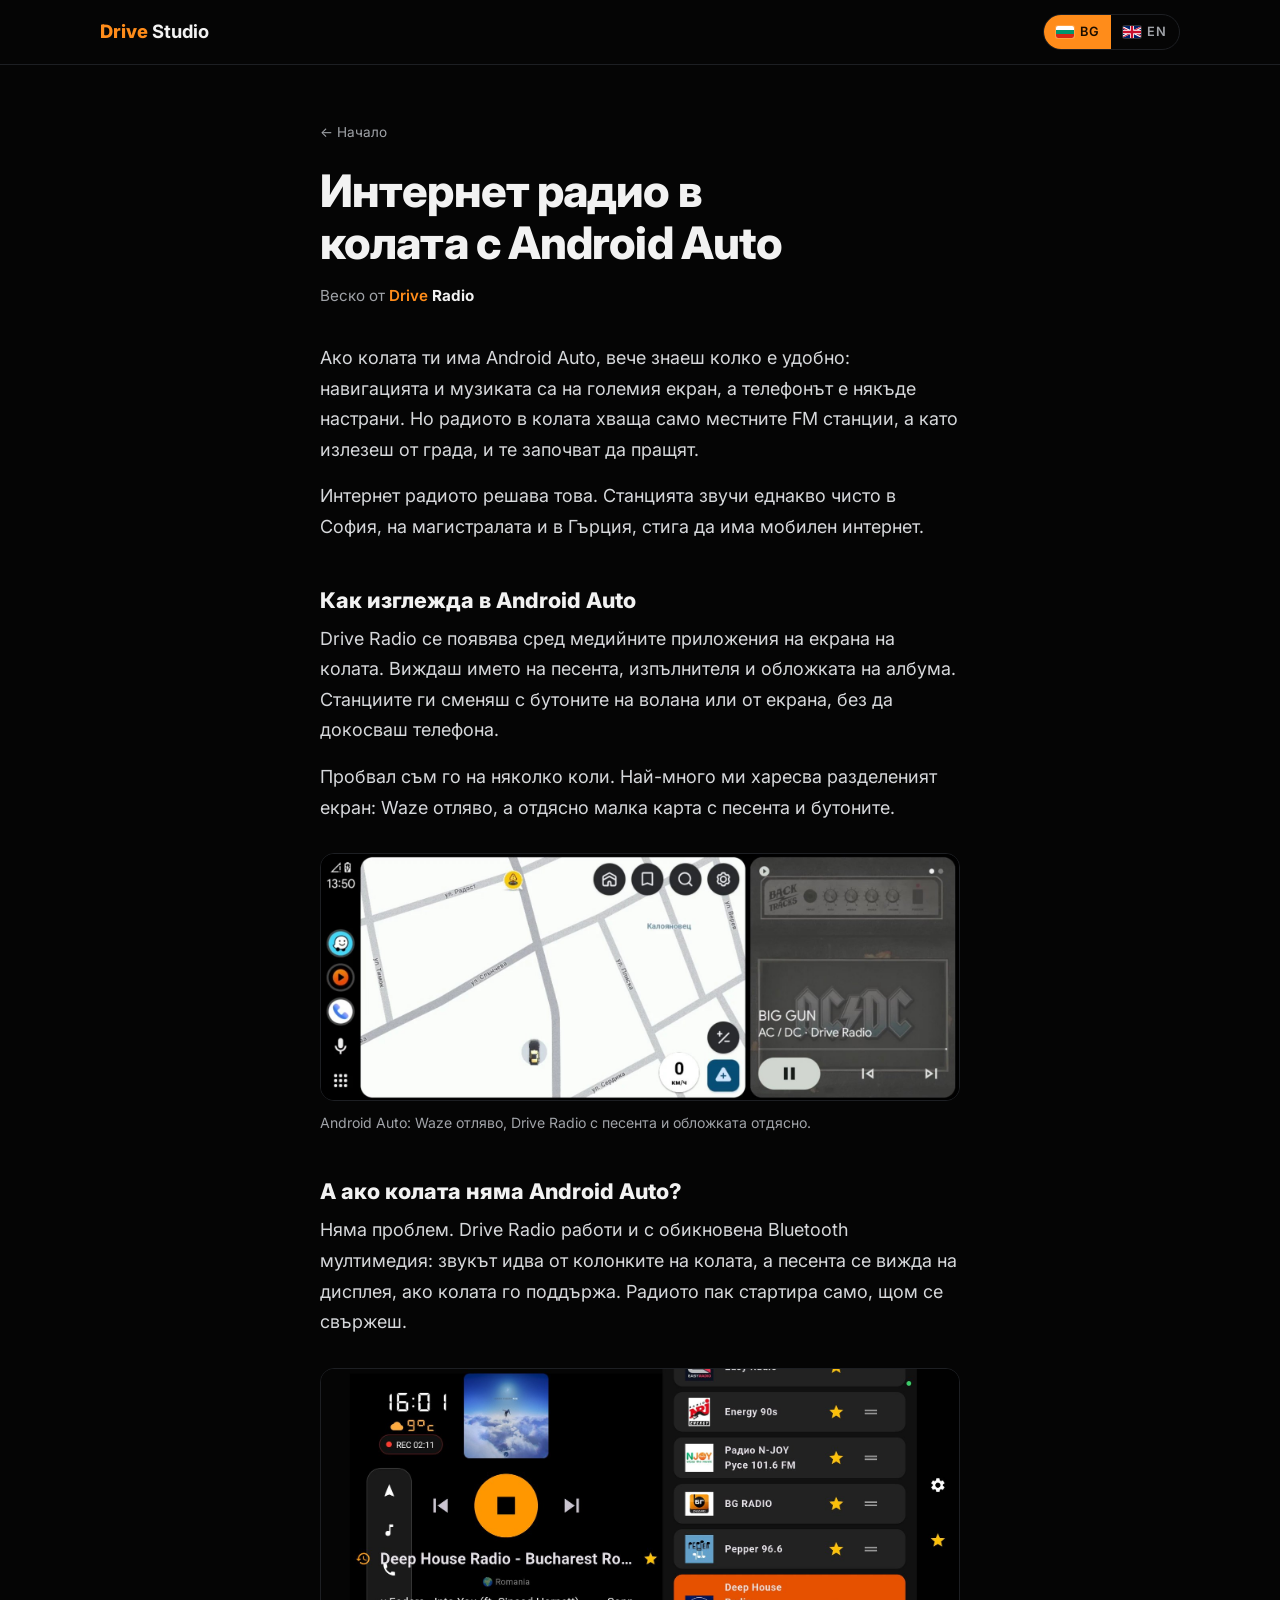
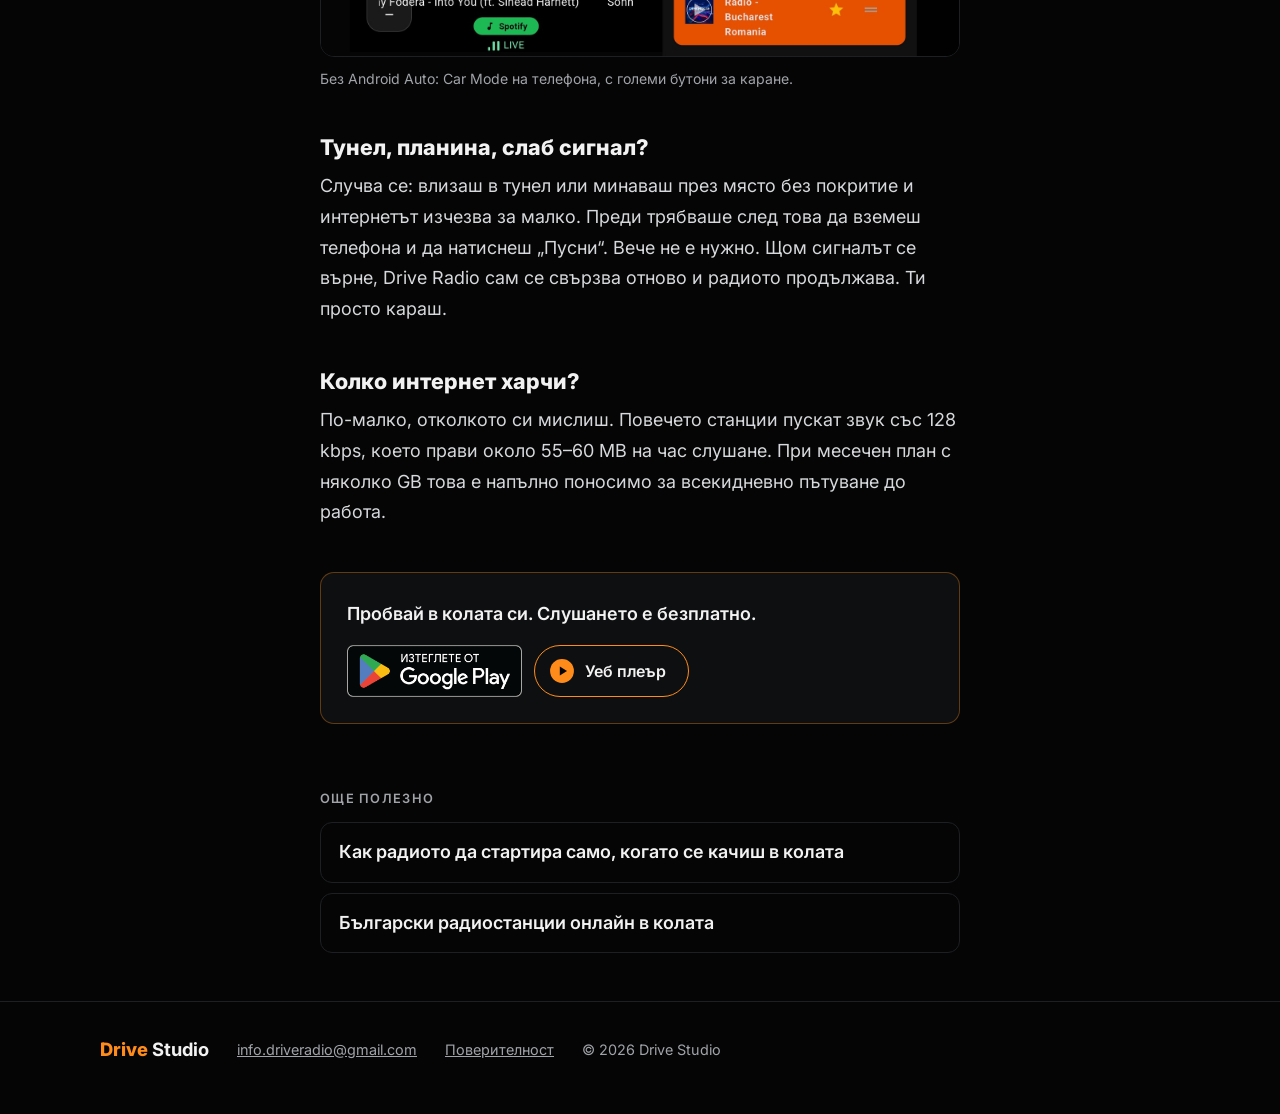
<file: android-auto-radio/index.html>
<!doctype html>
<html lang="bg">
<head>
<meta charset="utf-8">
<meta name="viewport" content="width=device-width, initial-scale=1">
<title>Интернет радио в колата с Android Auto | Drive Radio</title>
<meta name="description" content="Онлайн радио в Android Auto: песента и обложката на екрана, станциите от волана, без прекъсване в тунел. Работи и с обикновен Bluetooth.">
<link rel="canonical" href="https://driveradio.app/android-auto-radio/">
<link rel="alternate" hreflang="bg" href="https://driveradio.app/android-auto-radio/">
<link rel="alternate" hreflang="en" href="https://driveradio.app/en/internet-radio-android-auto/">
<link rel="alternate" hreflang="x-default" href="https://driveradio.app/en/internet-radio-android-auto/">
<link rel="icon" href="/img/icon.png">
<meta property="og:type" content="article">
<meta property="og:url" content="https://driveradio.app/android-auto-radio/">
<meta property="og:site_name" content="Drive Studio">
<meta property="og:title" content="Интернет радио в колата с Android Auto">
<meta property="og:description" content="Онлайн радио в Android Auto: песента и обложката на екрана, станциите от волана, без прекъсване в тунел. Работи и с обикновен Bluetooth.">
<meta property="og:image" content="https://driveradio.app/img/share.png">
<meta property="og:image:width" content="1200">
<meta property="og:image:height" content="630">
<meta name="twitter:card" content="summary_large_image">
<link rel="preconnect" href="https://fonts.googleapis.com">
<link rel="preconnect" href="https://fonts.gstatic.com" crossorigin>
<link rel="stylesheet" href="https://fonts.googleapis.com/css2?family=Inter:wght@400;600;800&display=swap">
<link rel="stylesheet" href="/assets/guide.css?v=3">
</head>
<body>
<header>
  <div class="wrap bar">
    <a class="mark" href="/">Drive <b>Studio</b></a>
    <nav class="lang" aria-label="Language">
      <a href="/android-auto-radio/" hreflang="bg" data-lang="bg" aria-current="true"><img class="flag" src="/img/flag-bg.svg" width="18" height="12" alt="">BG</a>
      <a href="/en/internet-radio-android-auto/" hreflang="en" data-lang="en" aria-current="false"><img class="flag" src="/img/flag-gb.svg" width="18" height="12" alt="">EN</a>
    </nav>
  </div>
</header>
<main>
  <article>
    <p class="crumb"><a href="/">← Начало</a></p>
    <h1>Интернет радио в колата с Android Auto</h1>
    <p class="byline">Веско от <span class="brand">Drive <b>Radio</b></span></p>

<p>Ако колата ти има Android Auto, вече знаеш колко е удобно: навигацията и музиката са на големия екран, а телефонът е някъде настрани. Но радиото в колата хваща само местните FM станции, а като излезеш от града, и те започват да пращят.</p>
<p>Интернет радиото решава това. Станцията звучи еднакво чисто в София, на магистралата и в Гърция, стига да има мобилен интернет.</p>
<h2>Как изглежда в Android Auto</h2>
<p>Drive Radio се появява сред медийните приложения на екрана на колата. Виждаш името на песента, изпълнителя и обложката на албума. Станциите ги сменяш с бутоните на волана или от екрана, без да докосваш телефона.</p>
<p>Пробвал съм го на няколко коли. Най-много ми харесва разделеният екран: Waze отляво, а отдясно малка карта с песента и бутоните.</p>
<figure>
  <div class="shot"><img src="/img/android-auto-player.jpg" width="1596" height="614" alt="Drive Radio в Android Auto: навигацията Waze отляво, а отдясно песента с обложката и бутоните" loading="lazy"></div>
  <figcaption>Android Auto: Waze отляво, Drive Radio с песента и обложката отдясно.</figcaption>
</figure>
<h2>А ако колата няма Android Auto?</h2>
<p>Няма проблем. Drive Radio работи и с обикновена Bluetooth мултимедия: звукът идва от колонките на колата, а песента се вижда на дисплея, ако колата го поддържа. Радиото пак стартира само, щом се свържеш.</p>
<figure>
  <div class="shot"><img src="/img/radio-carmode-favorites.jpg" width="1600" height="719" alt="Drive Radio в Car Mode: големи бутони и любими станции" loading="lazy"></div>
  <figcaption>Без Android Auto: Car Mode на телефона, с големи бутони за каране.</figcaption>
</figure>
<h2>Тунел, планина, слаб сигнал?</h2>
<p>Случва се: влизаш в тунел или минаваш през място без покритие и интернетът изчезва за малко. Преди трябваше след това да вземеш телефона и да натиснеш „Пусни“. Вече не е нужно. Щом сигналът се върне, Drive Radio сам се свързва отново и радиото продължава. Ти просто караш.</p>
<h2>Колко интернет харчи?</h2>
<p>По-малко, отколкото си мислиш. Повечето станции пускат звук със 128 kbps, което прави около 55–60 MB на час слушане. При месечен план с няколко GB това е напълно поносимо за всекидневно пътуване до работа.</p>

    <div class="cta">
      <p>Пробвай в колата си. Слушането е безплатно.</p>
      <div class="row">
        <a class="gplay" href="https://play.google.com/store/apps/details?id=bg.driveradio.app&amp;referrer=utm_source%3Ddriveradio.app%26utm_medium%3Dwebsite%26utm_campaign%3Dguide_android_auto_bg"><img src="/img/gplay-bg.png" width="646" height="192" alt="Изтеглете от Google Play"></a>
        <a class="btn-web" href="https://player.driveradio.app/?lang=bg"><svg viewBox="0 0 24 24" aria-hidden="true"><circle cx="12" cy="12" r="11" fill="currentColor"/><path d="M10 7.8v8.4l6.6-4.2z" fill="#050505"/></svg>Уеб плеър</a>
      </div>
    </div>
  </article>
  <nav class="more" aria-label="Още полезно">
    <h3>Още полезно</h3>
    <ul>
      <li><a href="/radio-v-kolata/">Как радиото да стартира само, когато се качиш в колата</a></li>
      <li><a href="/bulgarski-radia/">Български радиостанции онлайн в колата</a></li>
    </ul>
  </nav>
</main>
<footer>
  <div class="wrap">
    <a class="mark" href="/">Drive <b>Studio</b></a>
    <a href="mailto:info.driveradio@gmail.com">info.driveradio@gmail.com</a>
    <a href="https://player.driveradio.app/privacy-policy.html">Поверителност</a>
    <span>© 2026 Drive Studio</span>
  </div>
</footer>
<script>
  // Remember the language chosen here, so the home page opens in it too.
  document.querySelectorAll('[data-lang]').forEach(function (a) {
    a.addEventListener('click', function () {
      try { localStorage.setItem('driveStudioLang', a.getAttribute('data-lang')); } catch (e) {}
    });
  });
  try { localStorage.setItem('driveStudioLang', 'bg'); } catch (e) {}
</script>
</body>
</html>
</file>
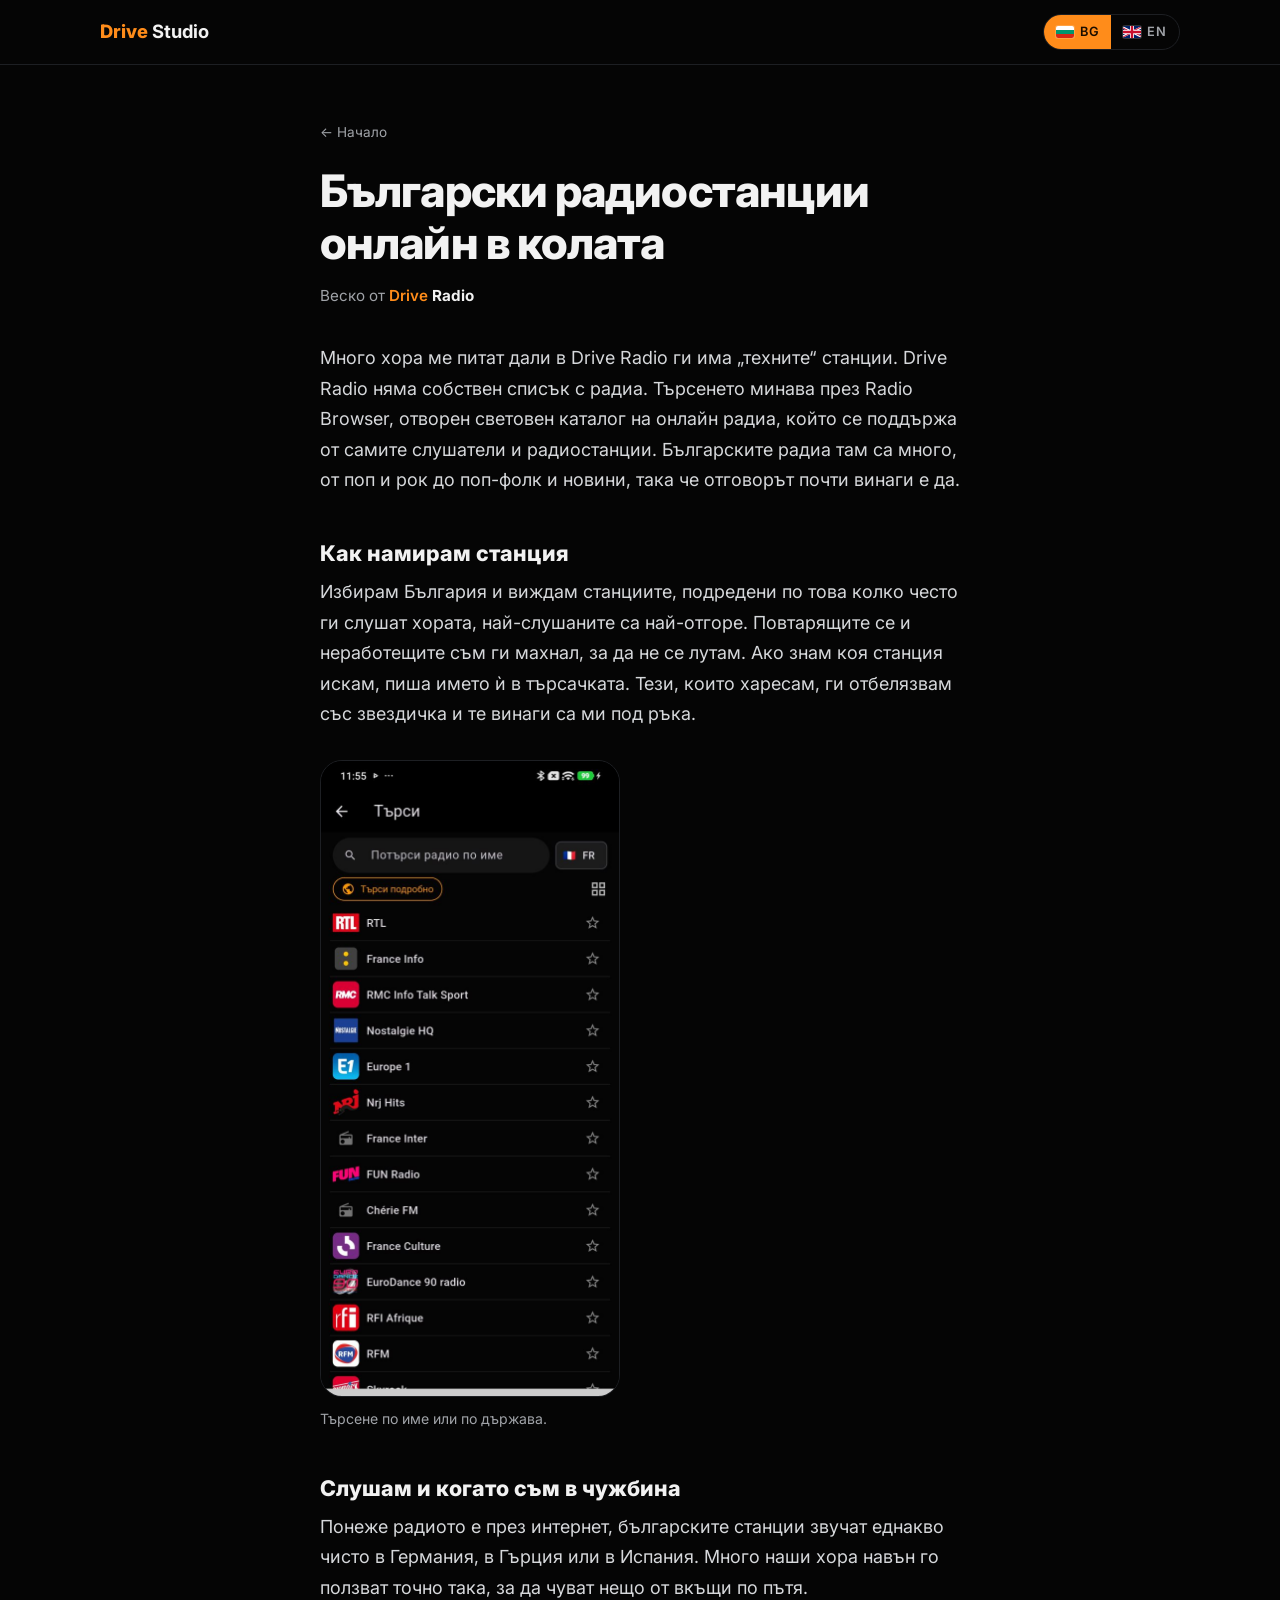
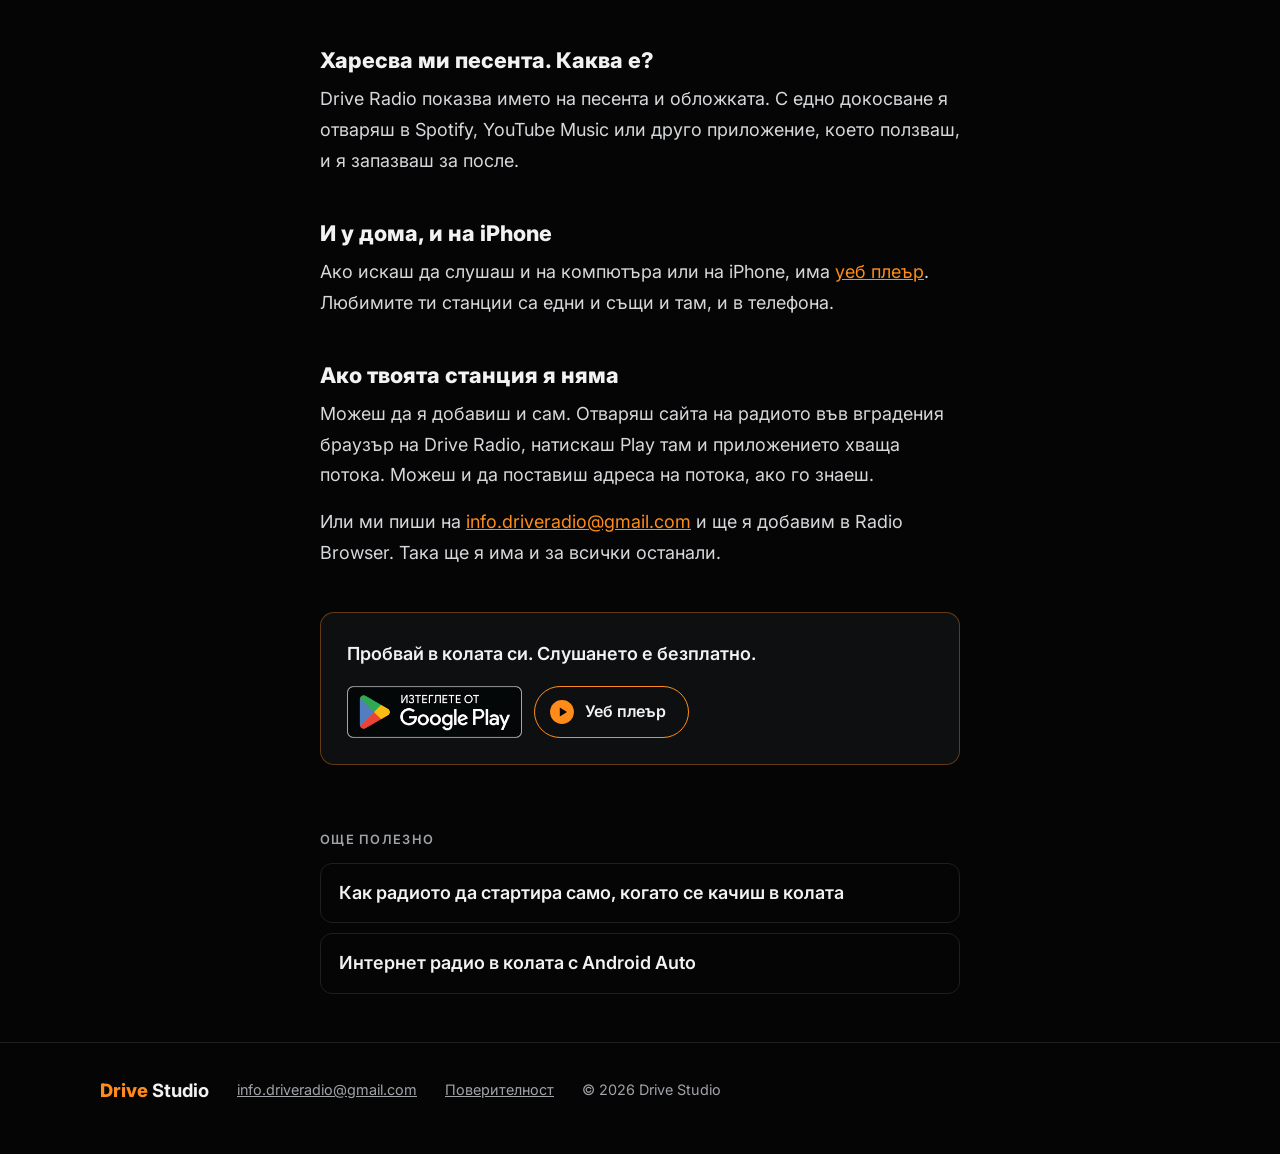
<file: bulgarski-radia/index.html>
<!doctype html>
<html lang="bg">
<head>
<meta charset="utf-8">
<meta name="viewport" content="width=device-width, initial-scale=1">
<title>Български радиостанции онлайн в колата | Drive Radio</title>
<meta name="description" content="Български радиа онлайн в колата: търсиш станцията в отворения световен каталог Radio Browser, най-слушаните са най-отгоре. Слушай и в чужбина, виж каква е песента, отвори я в Spotify.">
<link rel="canonical" href="https://driveradio.app/bulgarski-radia/">
<link rel="alternate" hreflang="bg" href="https://driveradio.app/bulgarski-radia/">
<link rel="alternate" hreflang="en" href="https://driveradio.app/en/bulgarian-radio-online-in-car/">
<link rel="alternate" hreflang="x-default" href="https://driveradio.app/en/bulgarian-radio-online-in-car/">
<link rel="icon" href="/img/icon.png">
<meta property="og:type" content="article">
<meta property="og:url" content="https://driveradio.app/bulgarski-radia/">
<meta property="og:site_name" content="Drive Studio">
<meta property="og:title" content="Български радиостанции онлайн в колата">
<meta property="og:description" content="Български радиа онлайн в колата: търсиш станцията в отворения световен каталог Radio Browser, най-слушаните са най-отгоре. Слушай и в чужбина, виж каква е песента, отвори я в Spotify.">
<meta property="og:image" content="https://driveradio.app/img/share.png">
<meta property="og:image:width" content="1200">
<meta property="og:image:height" content="630">
<meta name="twitter:card" content="summary_large_image">
<link rel="preconnect" href="https://fonts.googleapis.com">
<link rel="preconnect" href="https://fonts.gstatic.com" crossorigin>
<link rel="stylesheet" href="https://fonts.googleapis.com/css2?family=Inter:wght@400;600;800&display=swap">
<link rel="stylesheet" href="/assets/guide.css?v=3">
</head>
<body>
<header>
  <div class="wrap bar">
    <a class="mark" href="/">Drive <b>Studio</b></a>
    <nav class="lang" aria-label="Language">
      <a href="/bulgarski-radia/" hreflang="bg" data-lang="bg" aria-current="true"><img class="flag" src="/img/flag-bg.svg" width="18" height="12" alt="">BG</a>
      <a href="/en/bulgarian-radio-online-in-car/" hreflang="en" data-lang="en" aria-current="false"><img class="flag" src="/img/flag-gb.svg" width="18" height="12" alt="">EN</a>
    </nav>
  </div>
</header>
<main>
  <article>
    <p class="crumb"><a href="/">← Начало</a></p>
    <h1>Български радиостанции онлайн в колата</h1>
    <p class="byline">Веско от <span class="brand">Drive <b>Radio</b></span></p>

<p>Много хора ме питат дали в Drive Radio ги има „техните“ станции. Drive Radio няма собствен списък с радиа. Търсенето минава през Radio Browser, отворен световен каталог на онлайн радиа, който се поддържа от самите слушатели и радиостанции. Българските радиа там са много, от поп и рок до поп-фолк и новини, така че отговорът почти винаги е да.</p>
<h2>Как намирам станция</h2>
<p>Избирам България и виждам станциите, подредени по това колко често ги слушат хората, най-слушаните са най-отгоре. Повтарящите се и неработещите съм ги махнал, за да не се лутам. Ако знам коя станция искам, пиша името ѝ в търсачката. Тези, които харесам, ги отбелязвам със звездичка и те винаги са ми под ръка.</p>
<figure class="phone">
  <div class="shot"><img src="/img/phone-search.jpg" width="600" height="1278" alt="Търсене на радиостанции в Drive Radio" loading="lazy"></div>
  <figcaption>Търсене по име или по държава.</figcaption>
</figure>
<h2>Слушам и когато съм в чужбина</h2>
<p>Понеже радиото е през интернет, българските станции звучат еднакво чисто в Германия, в Гърция или в Испания. Много наши хора навън го ползват точно така, за да чуват нещо от вкъщи по пътя.</p>
<h2>Харесва ми песента. Каква е?</h2>
<p>Drive Radio показва името на песента и обложката. С едно докосване я отваряш в Spotify, YouTube Music или друго приложение, което ползваш, и я запазваш за после.</p>
<h2>И у дома, и на iPhone</h2>
<p>Ако искаш да слушаш и на компютъра или на iPhone, има <a href="https://player.driveradio.app/?lang=bg">уеб плеър</a>. Любимите ти станции са едни и същи и там, и в телефона.</p>
<h2>Ако твоята станция я няма</h2>
<p>Можеш да я добавиш и сам. Отваряш сайта на радиото във вградения браузър на Drive Radio, натискаш Play там и приложението хваща потока. Можеш и да поставиш адреса на потока, ако го знаеш.</p>
<p>Или ми пиши на <a href="mailto:info.driveradio@gmail.com">info.driveradio@gmail.com</a> и ще я добавим в Radio Browser. Така ще я има и за всички останали.</p>

    <div class="cta">
      <p>Пробвай в колата си. Слушането е безплатно.</p>
      <div class="row">
        <a class="gplay" href="https://play.google.com/store/apps/details?id=bg.driveradio.app&amp;referrer=utm_source%3Ddriveradio.app%26utm_medium%3Dwebsite%26utm_campaign%3Dguide_bg_stations_bg"><img src="/img/gplay-bg.png" width="646" height="192" alt="Изтеглете от Google Play"></a>
        <a class="btn-web" href="https://player.driveradio.app/?lang=bg"><svg viewBox="0 0 24 24" aria-hidden="true"><circle cx="12" cy="12" r="11" fill="currentColor"/><path d="M10 7.8v8.4l6.6-4.2z" fill="#050505"/></svg>Уеб плеър</a>
      </div>
    </div>
  </article>
  <nav class="more" aria-label="Още полезно">
    <h3>Още полезно</h3>
    <ul>
      <li><a href="/radio-v-kolata/">Как радиото да стартира само, когато се качиш в колата</a></li>
      <li><a href="/android-auto-radio/">Интернет радио в колата с Android Auto</a></li>
    </ul>
  </nav>
</main>
<footer>
  <div class="wrap">
    <a class="mark" href="/">Drive <b>Studio</b></a>
    <a href="mailto:info.driveradio@gmail.com">info.driveradio@gmail.com</a>
    <a href="https://player.driveradio.app/privacy-policy.html">Поверителност</a>
    <span>© 2026 Drive Studio</span>
  </div>
</footer>
<script>
  // Remember the language chosen here, so the home page opens in it too.
  document.querySelectorAll('[data-lang]').forEach(function (a) {
    a.addEventListener('click', function () {
      try { localStorage.setItem('driveStudioLang', a.getAttribute('data-lang')); } catch (e) {}
    });
  });
  try { localStorage.setItem('driveStudioLang', 'bg'); } catch (e) {}
</script>
</body>
</html>
</file>
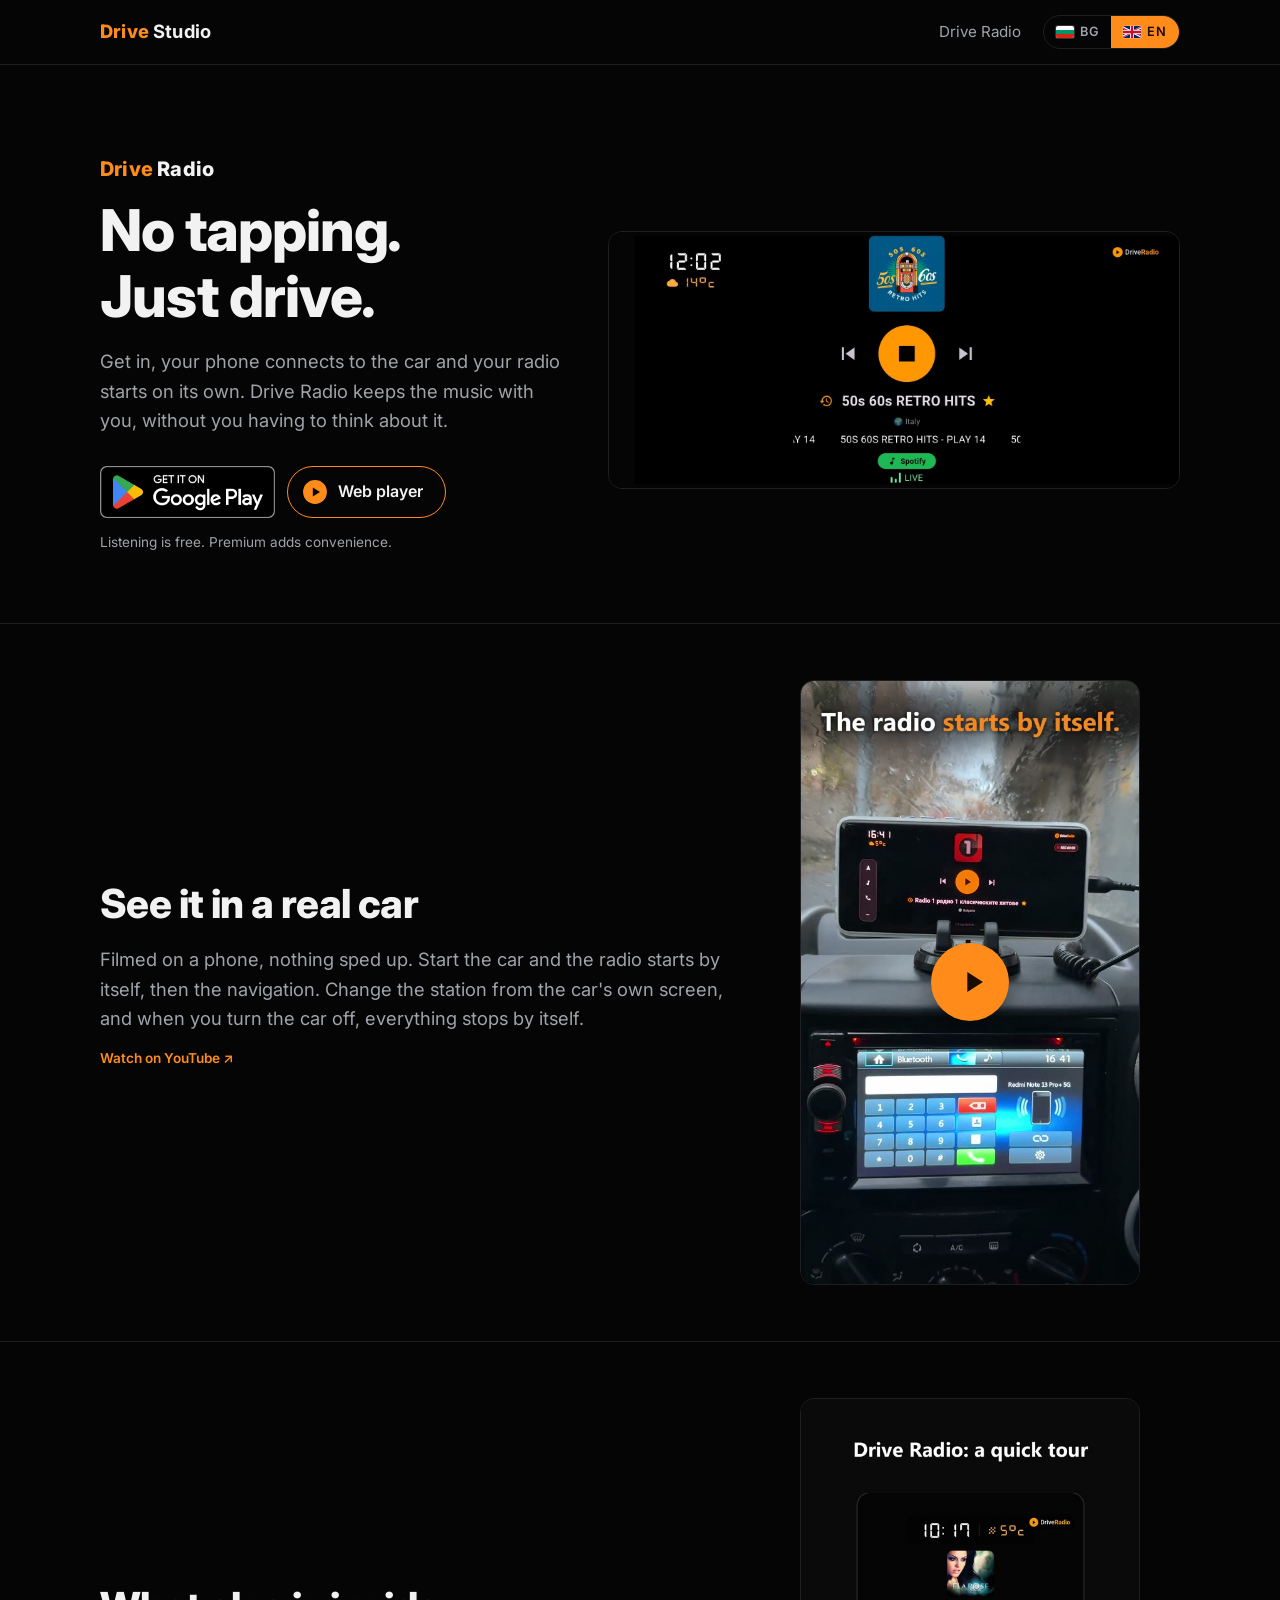
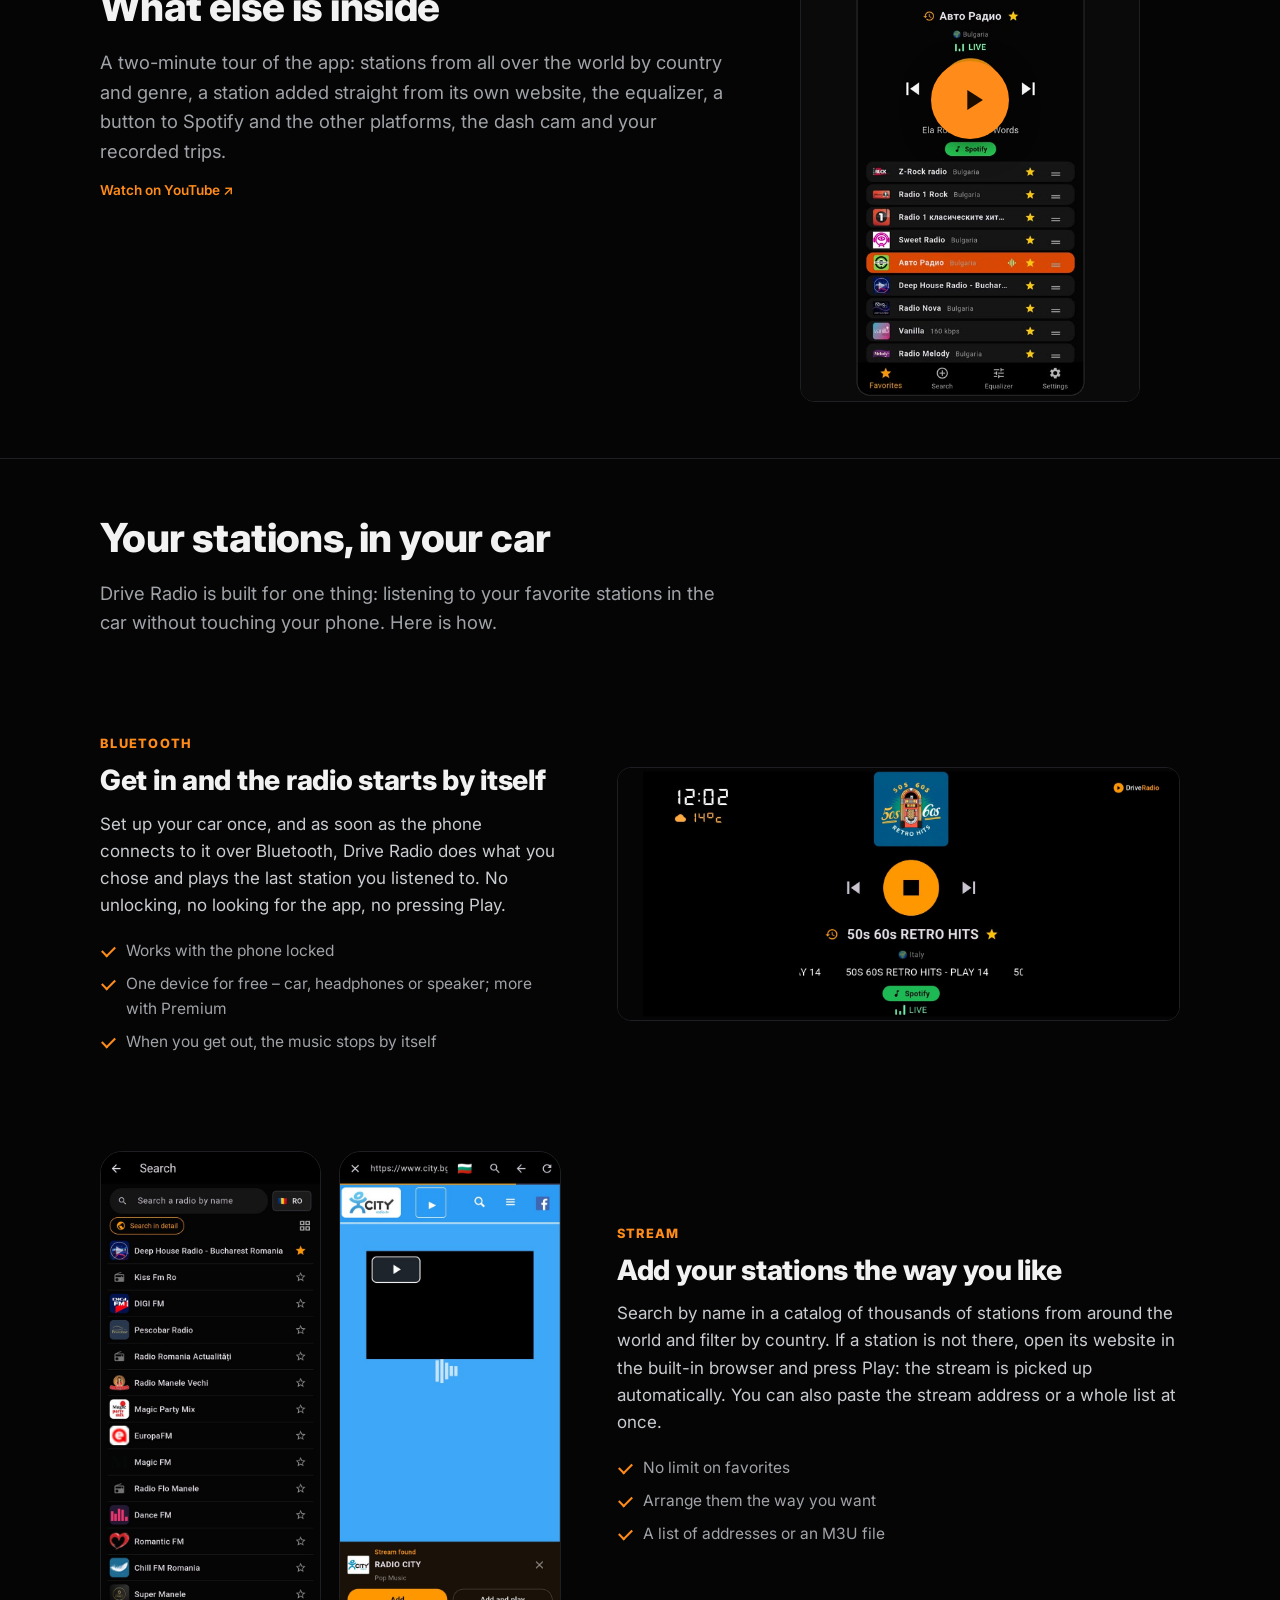
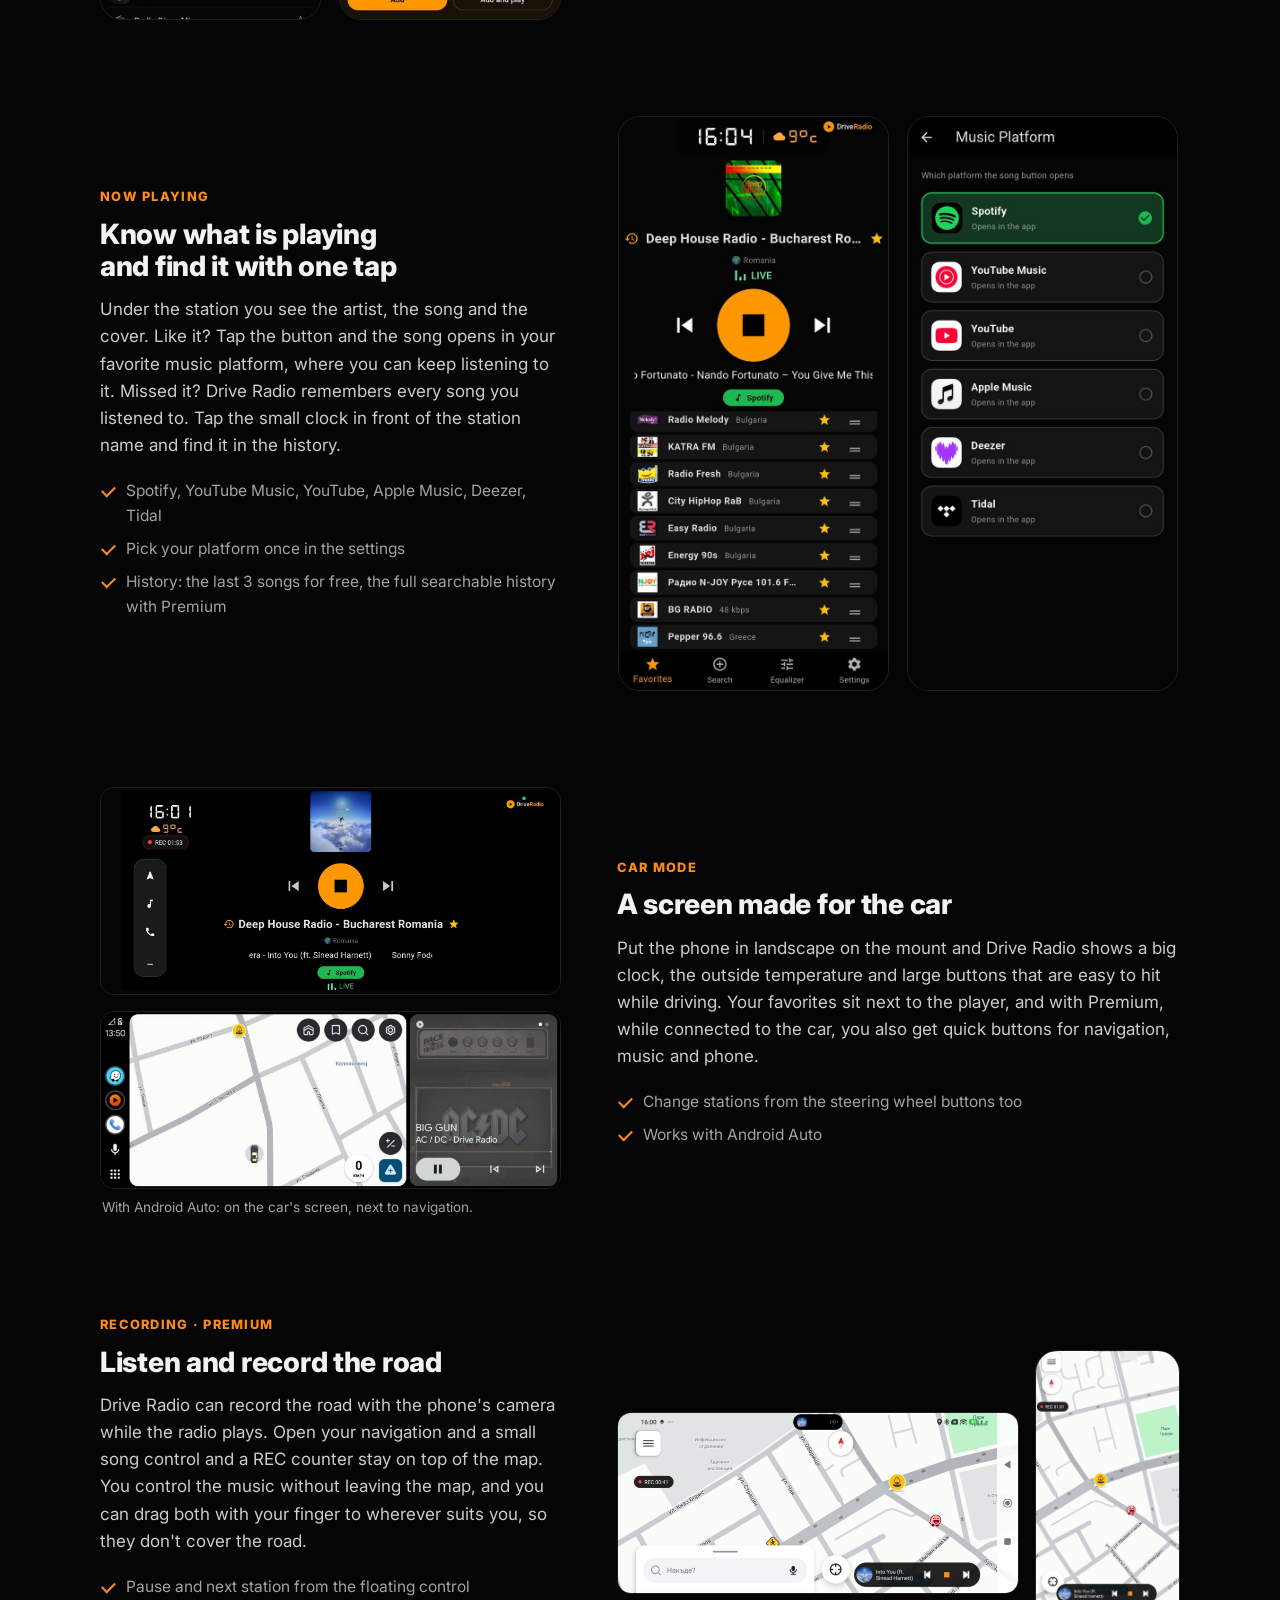
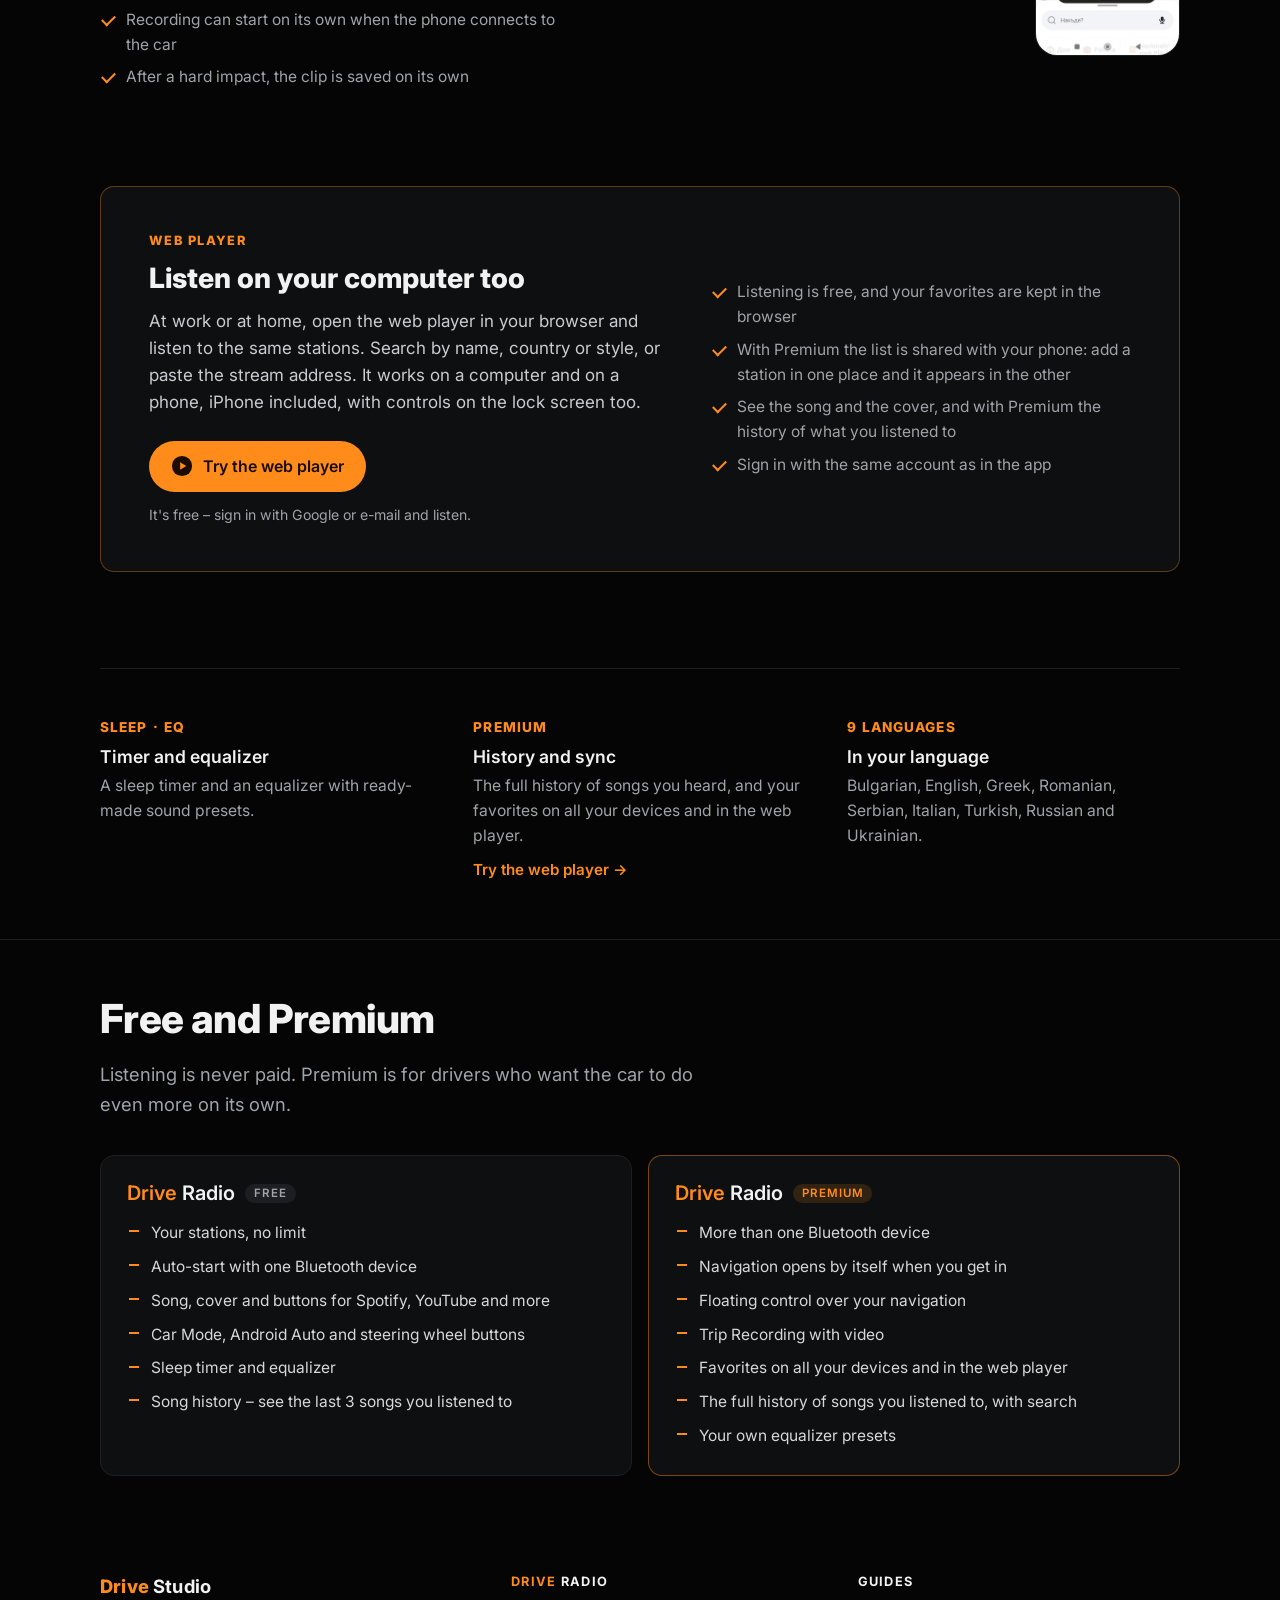
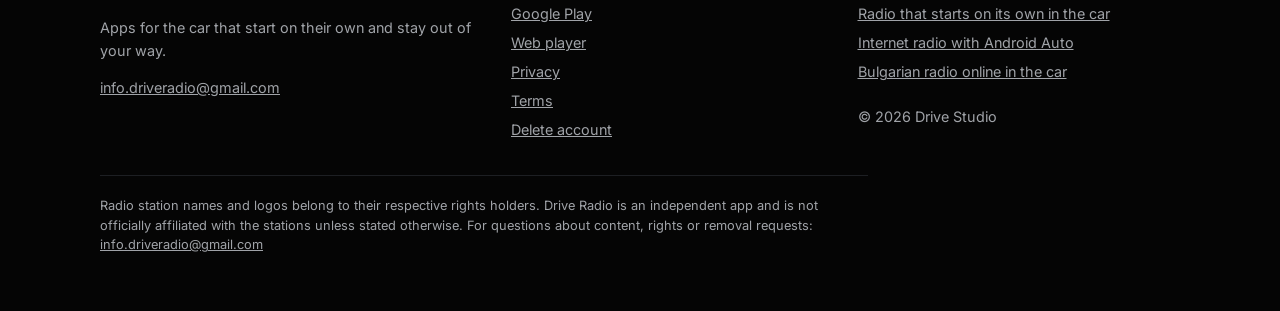
<file: en/index.html>
<!doctype html>
<html lang="en">
<head>
<meta charset="utf-8">
<meta name="viewport" content="width=device-width, initial-scale=1">
<title>Drive Radio – online radio that starts by itself in your car</title>
<meta name="description" content="With Drive Radio your online radio starts by itself when the phone connects to the car over Bluetooth. Works with the phone locked, with Android Auto and the steering wheel buttons. Listening is free.">
<link rel="canonical" href="https://driveradio.app/en/">
<link rel="alternate" hreflang="bg" href="https://driveradio.app/">
<link rel="alternate" hreflang="en" href="https://driveradio.app/en/">
<link rel="alternate" hreflang="x-default" href="https://driveradio.app/en/">
<script type="application/ld+json">
{
  "@context": "https://schema.org",
  "@type": "SoftwareApplication",
  "name": "Drive Radio",
  "operatingSystem": "Android",
  "applicationCategory": "MultimediaApplication",
  "inLanguage": "en",
  "description": "With Drive Radio your online radio starts by itself when the phone connects to the car over Bluetooth. Works with the phone locked, with Android Auto and the steering wheel buttons. Listening is free.",
  "url": "https://driveradio.app/en/",
  "installUrl": "https://play.google.com/store/apps/details?id=bg.driveradio.app",
  "image": "https://driveradio.app/img/icon.png",
  "offers": { "@type": "Offer", "price": "0", "priceCurrency": "EUR" },
  "publisher": { "@type": "Organization", "name": "Drive Studio", "url": "https://driveradio.app/", "email": "info.driveradio@gmail.com" }
}
</script>
<link rel="icon" href="/img/icon.png">
<!-- Link previews (Viber, Messenger, Facebook...): our icon, not a random screenshot -->
<meta property="og:type" content="website">
<meta property="og:locale" content="en_US">
<meta property="og:url" content="https://driveradio.app/en/">
<meta property="og:site_name" content="Drive Studio">
<meta property="og:title" content="Drive Radio – No tapping. Just drive.">
<meta property="og:description" content="Get in, your phone connects to the car and your radio starts by itself.">
<meta property="og:image" content="https://driveradio.app/img/share.png">
<meta property="og:image:width" content="1200">
<meta property="og:image:height" content="630">
<meta property="og:image:alt" content="Drive Radio">
<meta name="twitter:card" content="summary_large_image">
<link rel="preconnect" href="https://fonts.googleapis.com">
<link rel="preconnect" href="https://fonts.gstatic.com" crossorigin>
<link rel="stylesheet" href="https://fonts.googleapis.com/css2?family=Inter:wght@400;500;600;800&display=swap">
<style>
  :root {
    --bg: #050505;
    --panel: #0e0f11;
    --line: #1d1f23;
    --text: #f2f2f2;
    --dim: #a0a3a8;
    --orange: #ff8c1a;
    --orange-ink: #1a0d00;
    --radius: 14px;
  }
  * { box-sizing: border-box; }
  [hidden] { display: none !important; }
  html { scroll-behavior: smooth; }
  @media (prefers-reduced-motion: reduce) { html { scroll-behavior: auto; } }
  body {
    margin: 0; background: var(--bg); color: var(--text);
    font-family: Inter, system-ui, -apple-system, "Segoe UI", Roboto, sans-serif;
    font-size: 17px; line-height: 1.6; -webkit-font-smoothing: antialiased;
  }
  img { max-width: 100%; display: block; }
  a { color: var(--orange); }
  a:focus-visible, button:focus-visible { outline: 2px solid var(--orange); outline-offset: 3px; border-radius: 6px; }
  .wrap { max-width: 1120px; margin: 0 auto; padding: 0 20px; }

  /* Language: show only the active one */
  [data-l] { display: none; }
  html[lang="bg"] [data-l="bg"], html[lang="en"] [data-l="en"] { display: revert; }
  html[lang="bg"] img[data-l="bg"], html[lang="en"] img[data-l="en"] { display: block; }
  .dash-auto-intro { margin-top: 80px; max-width: 40em; }
  @media (min-width: 620px) { .phones.three { grid-template-columns: repeat(3, 1fr); max-width: 900px; } }

  header { border-bottom: 1px solid var(--line); }
  .bar { display: flex; align-items: center; justify-content: space-between; gap: 16px; height: 64px; }
  .mark { font-weight: 800; font-size: 1.15rem; letter-spacing: 0.01em; text-decoration: none; color: var(--orange); }
  .mark b { color: var(--text); }
  nav { display: flex; align-items: center; gap: 22px; }
  nav a { color: var(--dim); text-decoration: none; font-size: 0.95rem; }
  nav a:hover { color: var(--text); }
  .lang { display: flex; border: 1px solid var(--line); border-radius: 999px; overflow: hidden; }
  .lang a {
    display: inline-block; color: var(--dim); text-decoration: none; font-size: 0.8rem; font-weight: 600;
    letter-spacing: 0.06em; padding: 6px 12px;
  }
  .lang a:hover { color: var(--text); }
  .lang a[aria-current="true"] { background: var(--orange); color: var(--orange-ink); }
  .lang a { display: inline-flex; align-items: center; gap: 6px; }
  .lang .flag { display: block; width: 18px; height: 12px; border-radius: 2px; box-shadow: 0 0 0 1px rgba(255,255,255,0.18); }
  @media (max-width: 640px) { nav a { display: none; } }

  .eyebrow { font-size: 0.78rem; font-weight: 600; letter-spacing: 0.12em; text-transform: uppercase; color: var(--orange); margin: 0 0 12px; }
  /* App names like the Drive Studio mark: "Drive" orange, name white */
  .brand-name { margin: 0 0 12px; font-size: 1.25rem; font-weight: 800; color: var(--orange); letter-spacing: 0.01em; }
  .brand-name b { color: var(--text); font-weight: 800; }
  .brand-inline { color: var(--orange); }
  .brand-inline b { color: var(--text); font-weight: inherit; }
  h1, h2, h3 { line-height: 1.15; margin: 0; text-wrap: balance; }
  h1 { font-size: clamp(2.2rem, 5.2vw, 3.6rem); font-weight: 800; letter-spacing: -0.02em; }
  h2 { font-size: clamp(1.7rem, 3.6vw, 2.5rem); font-weight: 800; letter-spacing: -0.015em; }
  h3 { font-size: 1.1rem; font-weight: 600; }
  .lead { color: var(--dim); font-size: 1.15rem; max-width: 34em; margin: 18px 0 0; }

  .hero { padding-top: 64px; padding-bottom: 40px; display: grid; gap: 40px; grid-template-columns: 1fr; align-items: center; }
  @media (min-width: 900px) { .hero { grid-template-columns: 0.9fr 1.1fr; padding-top: 88px; padding-bottom: 56px; } }
  .actions { display: flex; flex-wrap: wrap; gap: 12px; margin-top: 30px; }
  .btn {
    display: inline-flex; align-items: center; gap: 10px; padding: 13px 22px; border-radius: 999px;
    font-weight: 600; text-decoration: none; font-size: 1rem;
  }
  .btn-primary { background: var(--orange); color: var(--orange-ink); }
  .btn-primary:hover { background: #ffa04a; }
  .btn-ghost { border: 1px solid #33363b; color: var(--text); }
  .btn-ghost:hover { border-color: var(--dim); }
  /* Web player: orange outline + play icon, same height as the Play badge */
  .btn-web { height: 52px; padding: 0 22px 0 14px; border: 1.5px solid var(--orange); color: var(--text); }
  .btn-web .btn-icon { width: 26px; height: 26px; color: var(--orange); flex: none; }
  .btn-web:hover { background: rgba(255, 140, 26, 0.12); }
  .btn-primary .btn-icon { width: 22px; height: 22px; color: var(--orange-ink); flex: none; }
  .try-note { color: var(--dim) !important; font-size: 0.88rem; margin: 12px 0 0 !important; }
  .try-link { display: inline-block; margin-top: 10px; font-weight: 600; font-size: 0.95rem; text-decoration: none; }
  .try-link:hover { text-decoration: underline; }
  .gplay { display: inline-flex; align-items: center; border-radius: 10px; }
  .gplay img { height: 52px; width: auto; }
  .btn-soon { border: 1px dashed #4a4d52; color: var(--dim); cursor: default; }
  .note { color: var(--dim); font-size: 0.85rem; margin-top: 14px; }

  .shot { border-radius: var(--radius); border: 1px solid var(--line); background: #000; overflow: hidden; }
  .shot img { width: 100%; height: auto; }

  /* Real-car video: a still with a play button; the YouTube player loads only on click */
  .real-car { display: grid; gap: 32px; align-items: center; }
  @media (min-width: 900px) { .real-car { grid-template-columns: 1.2fr 0.8fr; } }
  .real-car .note a { font-weight: 600; text-decoration: none; }
  .real-car .note a:hover { text-decoration: underline; }
  .yt-wrap { width: 100%; max-width: 340px; aspect-ratio: 9 / 16; justify-self: center; position: relative;
    border-radius: var(--radius); border: 1px solid var(--line); background: #000; overflow: hidden; }
  .yt-facade { display: block; width: 100%; height: 100%; padding: 0; border: 0; background: none; cursor: pointer; position: relative; }
  .yt-facade img { display: block; width: 100%; height: 100%; object-fit: cover; }
  .yt-facade .play { position: absolute; left: 50%; top: 50%; width: 78px; height: 78px; margin: -39px 0 0 -39px; border-radius: 50%;
    background: var(--orange); display: grid; place-items: center; box-shadow: 0 8px 28px rgba(0, 0, 0, 0.55); transition: transform 0.15s; }
  .yt-facade .play svg { width: 34px; height: 34px; margin-left: 5px; fill: var(--orange-ink); }
  .yt-facade:hover .play, .yt-facade:focus-visible .play { transform: scale(1.08); }
  .yt-facade:focus-visible { outline: 3px solid var(--orange); outline-offset: -3px; }
  .yt-wrap iframe { display: block; width: 100%; height: 100%; border: 0; }

  section { padding: 56px 0; }
  .divider { border-top: 1px solid var(--line); }

  .features { display: grid; gap: 28px 40px; grid-template-columns: 1fr; margin-top: 36px; }
  @media (min-width: 720px) { .features { grid-template-columns: 1fr 1fr; } }
  @media (min-width: 1000px) { .features { grid-template-columns: repeat(3, 1fr); } }
  .feature h3 { margin-bottom: 6px; }
  .feature p { margin: 0; color: var(--dim); font-size: 0.98rem; }
  .feature .k { display: block; font-variant-numeric: tabular-nums; color: var(--orange); font-weight: 800; font-size: 0.85rem; letter-spacing: 0.08em; margin-bottom: 8px; }

  .gallery { display: grid; gap: 16px; grid-template-columns: 1fr; margin-top: 36px; }
  @media (min-width: 820px) { .gallery { grid-template-columns: 1fr 1fr; } }
  /* Feature rows: text beside a large screenshot, alternating sides */
  .row { display: grid; gap: 32px; grid-template-columns: 1fr; align-items: center; margin-top: 72px; }
  @media (min-width: 900px) {
    .row { grid-template-columns: 0.9fr 1.1fr; gap: 56px; margin-top: 96px; }
    .row.flip .row-text { order: 2; }
  }
  .row-text h3 { font-size: clamp(1.35rem, 2.4vw, 1.75rem); font-weight: 800; letter-spacing: -0.01em; margin-bottom: 14px; }
  .row-text p { color: #c9ccd0; margin: 0; max-width: 34em; }
  .row-text .k { display: block; color: var(--orange); font-weight: 800; font-size: 0.8rem; letter-spacing: 0.1em; margin-bottom: 10px; }
  .ticks { list-style: none; padding: 0; margin: 20px 0 0; display: grid; gap: 8px; }
  .ticks li { position: relative; padding-left: 26px; color: var(--dim); font-size: 0.97rem; }
  .ticks li::before { content: ""; position: absolute; left: 2px; top: 0.45em; width: 11px; height: 6px; border-left: 2px solid var(--orange); border-bottom: 2px solid var(--orange); transform: rotate(-45deg); }
  .row-media.phones-2 { display: grid; grid-template-columns: 1fr 1fr; gap: 18px; max-width: 560px; justify-self: center; width: 100%; }
  .row-media.phones-2 .shot { border-radius: 22px; }
  .row-media.stack { display: grid; gap: 16px; }
  .shot-cap { color: var(--dim); font-size: 0.85rem; margin: 8px 2px 0; }
  /* Landscape navigation shot beside the same screen upright */
  .row-media.nav-pair { display: grid; grid-template-columns: 1fr 0.36fr; gap: 16px; align-items: center; }
  .row-media.nav-pair .shot:last-child { border-radius: 22px; }
  .web-band {
    margin-top: 96px; padding: 36px; border-radius: var(--radius);
    background: var(--panel); border: 1px solid rgba(255, 140, 26, 0.35);
    display: grid; gap: 28px 48px; grid-template-columns: 1fr; align-items: center;
  }
  @media (min-width: 900px) { .web-band { grid-template-columns: 1.1fr 0.9fr; padding: 44px 48px; } }
  .web-band .k { display: block; color: var(--orange); font-weight: 800; font-size: 0.8rem; letter-spacing: 0.1em; margin-bottom: 10px; }
  .web-band h3 { font-size: clamp(1.35rem, 2.4vw, 1.75rem); font-weight: 800; margin-bottom: 14px; }
  .web-band p { color: #c9ccd0; margin: 0 0 24px; }
  .web-band .ticks { margin: 0; }
  .extras { margin-top: 96px; padding-top: 48px; border-top: 1px solid var(--line); }
  .phones { display: grid; gap: 16px; grid-template-columns: repeat(2, 1fr); margin-top: 44px; }
  @media (min-width: 820px) { .phones { grid-template-columns: repeat(4, 1fr); gap: 20px; } }
  .phones .shot { border-radius: 22px; }
  figure { margin: 0; }
  figcaption { color: var(--dim); font-size: 0.88rem; margin-top: 10px; }

  .plans { display: grid; gap: 16px; grid-template-columns: 1fr; margin-top: 36px; }
  @media (min-width: 820px) { .plans { grid-template-columns: 1fr 1fr; } }
  .plan { background: var(--panel); border: 1px solid var(--line); border-radius: var(--radius); padding: 26px; }
  .plan.premium { border-color: rgba(255, 140, 26, 0.45); }
  .plan h3 { font-size: 1.25rem; display: flex; align-items: center; gap: 10px; }
  .tag { font-size: 0.72rem; font-weight: 600; letter-spacing: 0.08em; text-transform: uppercase; padding: 3px 9px; border-radius: 999px; background: #1c1e22; color: var(--dim); }
  .premium .tag { background: rgba(255, 140, 26, 0.15); color: var(--orange); }
  .plan ul { margin: 16px 0 0; padding: 0; list-style: none; display: grid; gap: 9px; }
  .plan li { padding-left: 24px; position: relative; color: #d6d8db; font-size: 0.97rem; }
  .plan li::before { content: ""; position: absolute; left: 2px; top: 0.6em; width: 10px; height: 2px; background: var(--orange); }

  .dashcam { background: var(--panel); border-top: 1px solid var(--line); border-bottom: 1px solid var(--line); }
  .soon { display: inline-block; font-size: 0.78rem; font-weight: 600; letter-spacing: 0.12em; text-transform: uppercase; color: var(--orange); border: 1px solid rgba(255,140,26,0.5); border-radius: 999px; padding: 4px 12px; margin-bottom: 14px; }
  .dash-grid { display: grid; gap: 40px; grid-template-columns: 1fr; align-items: start; }
  @media (min-width: 900px) { .dash-grid { grid-template-columns: 0.85fr 1.15fr; } }
  .dash-intro { max-width: 40em; }
  .row-media.single-phone { max-width: 300px; justify-self: center; width: 100%; }
  .row-media.single-phone .shot { border-radius: 22px; }
  .plans-head { font-size: clamp(1.2rem, 2.2vw, 1.5rem); font-weight: 800; margin-top: 72px; max-width: 36em; }
  .dashcam .plan { background: var(--bg); }
  .dash-features { display: grid; gap: 20px 32px; grid-template-columns: 1fr; margin-top: 30px; }
  @media (min-width: 620px) and (max-width: 899px) { .dash-features { grid-template-columns: 1fr 1fr; } }
  .dash-features .feature p { font-size: 0.95rem; }
  /* Portrait shot beside two stacked landscape shots; column widths make the
     portrait as tall as the stack (portrait 600x1333, landscapes 1800x810). */
  .dash-shots { display: grid; gap: 16px; grid-template-columns: 0.405fr 1fr; grid-template-rows: auto auto; }
  .dash-shots .portrait { grid-row: span 2; border-radius: 22px; }
  @media (max-width: 619px) {
    .dash-shots { grid-template-columns: 1fr; }
    .dash-shots .portrait { grid-row: auto; width: 62%; justify-self: center; }
  }

  footer { padding: 40px 0 56px; color: var(--dim); font-size: 0.9rem; }
  .foot { display: grid; gap: 24px; grid-template-columns: 1fr; }
  @media (min-width: 720px) { .foot { grid-template-columns: 1.2fr 1fr 1fr; } }
  footer h4 { color: var(--text); font-size: 0.8rem; letter-spacing: 0.1em; text-transform: uppercase; margin: 0 0 10px; }
  footer ul { list-style: none; margin: 0; padding: 0; display: grid; gap: 6px; }
  footer a { color: var(--dim); }
  footer a:hover { color: var(--text); }
  footer .rights { margin: 32px 0 0; padding-top: 20px; border-top: 1px solid var(--line); font-size: 0.8rem; line-height: 1.55; max-width: 60em; }
</style>
</head>
<body>

<header>
  <div class="wrap bar">
    <a class="mark" href="#top">Drive <b>Studio</b></a>
    <nav aria-label="Main">
      <a href="#radio">Drive Radio</a>
      <a href="#dashcam" hidden>Drive Dashcam</a>
      <div class="lang" role="group" aria-label="Language">
        <a href="/" hreflang="bg" lang="bg" aria-current="false"><img class="flag" src="/img/flag-bg.svg" width="18" height="12" alt="">BG</a>
        <a href="/en/" hreflang="en" lang="en" aria-current="true"><img class="flag" src="/img/flag-gb.svg" width="18" height="12" alt="">EN</a>
      </div>
    </nav>
  </div>
</header>

<main id="top">

  <!-- ============ DRIVE RADIO ============ -->
  <div class="wrap hero" id="radio">
    <div>
      <p class="brand-name">Drive <b>Radio</b></p>
      <h1>
        <span data-l="bg">Без докосване. Само карай.</span>
        <span data-l="en">No tapping. Just drive.</span>
      </h1>
      <p class="lead">
        <span data-l="bg">Качваш се, телефонът се свързва с колата и твоето радио стартира само. Drive Radio се грижи музиката да е винаги с теб, без да се налага да мислиш за нея.</span>
        <span data-l="en">Get in, your phone connects to the car and your radio starts on its own. Drive Radio keeps the music with you, without you having to think about it.</span>
      </p>
      <div class="actions">
        <a class="gplay" href="https://play.google.com/store/apps/details?id=bg.driveradio.app&amp;referrer=utm_source%3Ddriveradio.app%26utm_medium%3Dwebsite%26utm_campaign%3Dhome_en">
          <img data-l="bg" src="/img/gplay-bg.png" width="646" height="192" alt="Изтеглете от Google Play">
          <img data-l="en" src="/img/gplay-en.png" width="564" height="168" alt="Get it on Google Play">
        </a>
        <a class="btn btn-web" href="https://player.driveradio.app/?lang=en">
          <svg class="btn-icon" viewBox="0 0 24 24" aria-hidden="true"><circle cx="12" cy="12" r="11" fill="currentColor"/><path d="M10 7.8v8.4l6.6-4.2z" fill="#050505"/></svg>
          <span data-l="bg">Уеб плеър</span><span data-l="en">Web player</span>
        </a>
      </div>
      <p class="note">
        <span data-l="bg">Слушането е безплатно. Premium добавя удобства.</span>
        <span data-l="en">Listening is free. Premium adds convenience.</span>
      </p>
    </div>
    <div class="shot">
      <img src="/img/radio-player.jpg" width="1600" height="720" alt="Drive Radio player in landscape: clock, temperature, station cover and big buttons">
    </div>
  </div>

  <section class="divider" id="video" >
    <div class="wrap real-car">
      <div>
        <h2>
          <span data-l="bg">Виж го в истинска кола</span>
          <span data-l="en">See it in a real car</span>
        </h2>
        <p class="lead">
          <span data-l="bg">Заснето с телефон, без нищо ускорено. Палиш колата и радиото стартира само, после и навигацията. Сменяш станцията от екрана на колата, а когато гасиш, всичко спира само.</span>
          <span data-l="en">Filmed on a phone, nothing sped up. Start the car and the radio starts by itself, then the navigation. Change the station from the car's own screen, and when you turn the car off, everything stops by itself.</span>
        </p>
        <p class="note">
          <a href="https://youtube.com/shorts/qOX-3EwZtns" target="_blank" rel="noopener"><span data-l="bg">Гледай в YouTube ↗</span><span data-l="en">Watch on YouTube ↗</span></a>
        </p>
      </div>
      <div class="yt-wrap">
        <button type="button" class="yt-facade" data-yt="qOX-3EwZtns" aria-label="Play the video: Drive Radio in a real car">
          <img src="/img/short-car-en.jpg" width="540" height="960" loading="lazy" alt="">
          <span class="play"><svg viewBox="0 0 24 24" aria-hidden="true"><path d="M8 5v14l11-7z"/></svg></span>
        </button>
      </div>
    </div>
  </section>

  <section class="divider" id="tour" >
    <div class="wrap real-car">
      <div>
        <h2>
          <span data-l="bg">Какво още има вътре</span>
          <span data-l="en">What else is inside</span>
        </h2>
        <p class="lead">
          <span data-l="bg">Обиколка на приложението за две минути: радиа от целия свят по държава и жанр, станция, добавена направо от сайта ѝ, еквалайзер, бутон към Spotify и другите платформи, видеорегистратор и записите от пътуванията.</span>
          <span data-l="en">A two-minute tour of the app: stations from all over the world by country and genre, a station added straight from its own website, the equalizer, a button to Spotify and the other platforms, the dash cam and your recorded trips.</span>
        </p>
        <p class="note">
          <a href="https://youtube.com/shorts/LFHNiWHaVFo" target="_blank" rel="noopener"><span data-l="bg">Гледай в YouTube ↗</span><span data-l="en">Watch on YouTube ↗</span></a>
        </p>
      </div>
      <div class="yt-wrap">
        <button type="button" class="yt-facade" data-yt="LFHNiWHaVFo" aria-label="Play the video: a tour of Drive Radio">
          <img src="/img/short-tour-en.jpg" width="540" height="960" loading="lazy" alt="">
          <span class="play"><svg viewBox="0 0 24 24" aria-hidden="true"><path d="M8 5v14l11-7z"/></svg></span>
        </button>
      </div>
    </div>
  </section>

  <section class="divider">
    <div class="wrap">
      <h2>
        <span data-l="bg">Твоите радиа в твоята кола</span>
        <span data-l="en">Your stations, in your car</span>
      </h2>
      <p class="lead">
        <span data-l="bg">Drive Radio е направено за едно нещо: да слушаш любимите си станции в колата, без да докосваш телефона. Ето как.</span>
        <span data-l="en">Drive Radio is built for one thing: listening to your favorite stations in the car without touching your phone. Here is how.</span>
      </p>

      <!-- Row 1: auto-start -->
      <div class="row">
        <div class="row-text">
          <span class="k">BLUETOOTH</span>
          <h3><span data-l="bg">Качваш се и радиото стартира само</span><span data-l="en">Get in and the radio starts by itself</span></h3>
          <p>
            <span data-l="bg">Веднъж настройваш колата си и щом телефонът се свърже с нея по Bluetooth, Drive Radio прави това, което си избрал, и пуска последно слушаната станция. Не е нужно да отключваш телефона, да търсиш приложението или да натискаш Play.</span>
            <span data-l="en">Set up your car once, and as soon as the phone connects to it over Bluetooth, Drive Radio does what you chose and plays the last station you listened to. No unlocking, no looking for the app, no pressing Play.</span>
          </p>
          <ul class="ticks">
            <li><span data-l="bg">Работи и при заключен телефон</span><span data-l="en">Works with the phone locked</span></li>
            <li><span data-l="bg">Едно устройство безплатно – кола, слушалки или колонка; повече с Premium</span><span data-l="en">One device for free – car, headphones or speaker; more with Premium</span></li>
            <li><span data-l="bg">При слизане музиката спира сама</span><span data-l="en">When you get out, the music stops by itself</span></li>
          </ul>
        </div>
        <div class="row-media">
          <div class="shot"><img src="/img/radio-player.jpg" width="1600" height="719" loading="lazy" alt="Drive Radio playing in landscape with a big clock and temperature"></div>
        </div>
      </div>

      <!-- Row 2: add stations -->
      <div class="row flip">
        <div class="row-text">
          <span class="k">STREAM</span>
          <h3><span data-l="bg">Добавяш своите станции, както ти е удобно</span><span data-l="en">Add your stations the way you like</span></h3>
          <p>
            <span data-l="bg">Търсиш радио по име в каталог с хиляди станции от цял свят и филтрираш по държава. Ако станцията я няма, отваряш сайта ѝ във вградения браузър и натискаш Play: потокът се улавя автоматично. Можеш да поставиш и адреса на потока или цял списък наведнъж.</span>
            <span data-l="en">Search by name in a catalog of thousands of stations from around the world and filter by country. If a station is not there, open its website in the built-in browser and press Play: the stream is picked up automatically. You can also paste the stream address or a whole list at once.</span>
          </p>
          <ul class="ticks">
            <li><span data-l="bg">Без ограничение на любимите</span><span data-l="en">No limit on favorites</span></li>
            <li><span data-l="bg">Подреждаш ги, както искаш</span><span data-l="en">Arrange them the way you want</span></li>
            <li><span data-l="bg">Списък с адреси или M3U файл</span><span data-l="en">A list of addresses or an M3U file</span></li>
          </ul>
        </div>
        <div class="row-media phones-2">
          <div class="shot"><img data-l="bg" src="/img/phone-search.jpg" width="600" height="1278" loading="lazy" alt="Searching radio stations by name and country"><img data-l="en" src="/img/phone-search-en.jpg" width="600" height="1278" loading="lazy" alt="Searching radio stations by name and country"></div>
          <div class="shot"><img data-l="bg" src="/img/phone-caught.jpg" width="600" height="1278" loading="lazy" alt="Сайтът на радиото в Drive Radio: потокът е намерен, бутони Добави и Добави и пусни"><img data-l="en" src="/img/phone-caught-en.jpg" width="600" height="1278" loading="lazy" alt="A radio website inside Drive Radio: stream found, with Add and Add and play buttons"></div>
        </div>
      </div>

      <!-- Row 3: song and cover -->
      <div class="row">
        <div class="row-text">
          <span class="k">NOW PLAYING</span>
          <h3><span data-l="bg">Знаеш какво звучи и го намираш с едно докосване</span><span data-l="en">Know what is playing and find it with one tap</span></h3>
          <p>
            <span data-l="bg">Под станцията виждаш изпълнителя, песента и обложката. Хареса ли ти, докосваш бутона и песента се отваря в любимата ти музикална платформа, където можеш да продължиш да я слушаш. Не успя да я видиш? Drive Radio помни всяка песен, която си слушал. Докосваш малкия часовник пред името на станцията и я намираш в историята.</span>
            <span data-l="en">Under the station you see the artist, the song and the cover. Like it? Tap the button and the song opens in your favorite music platform, where you can keep listening to it. Missed it? Drive Radio remembers every song you listened to. Tap the small clock in front of the station name and find it in the history.</span>
          </p>
          <ul class="ticks">
            <li>Spotify, YouTube Music, YouTube, Apple Music, Deezer, Tidal</li>
            <li><span data-l="bg">Избираш платформата веднъж в настройките</span><span data-l="en">Pick your platform once in the settings</span></li>
            <li><span data-l="bg">История: последните 3 песни безплатно, цялата история с търсене – с Premium</span><span data-l="en">History: the last 3 songs for free, the full searchable history with Premium</span></li>
          </ul>
        </div>
        <div class="row-media phones-2">
          <div class="shot"><img data-l="bg" src="/img/phone-player.jpg" width="600" height="1278" loading="lazy" alt="Player showing the song, the cover and the list of favorites"><img data-l="en" src="/img/phone-player-en.jpg" width="600" height="1278" loading="lazy" alt="Player showing the song, the cover and the list of favorites"></div>
          <div class="shot"><img data-l="bg" src="/img/phone-platforms.jpg" width="600" height="1278" loading="lazy" alt="Choosing the music platform for the song button"><img data-l="en" src="/img/phone-platforms-en.jpg" width="600" height="1278" loading="lazy" alt="Choosing the music platform for the song button"></div>
        </div>
      </div>

      <!-- Row 4: Car Mode -->
      <div class="row flip">
        <div class="row-text">
          <span class="k">CAR MODE</span>
          <h3><span data-l="bg">Екран, направен за колата</span><span data-l="en">A screen made for the car</span></h3>
          <p>
            <span data-l="bg">Сложиш ли телефона хоризонтално на стойката, Drive Radio показва голям часовник, температурата навън и големи бутони, които се натискат лесно в движение. Любимите станции са до плеъра, а с Premium, докато си свързан с колата, имаш и бързи бутони за навигация, музика и телефон.</span>
            <span data-l="en">Put the phone in landscape on the mount and Drive Radio shows a big clock, the outside temperature and large buttons that are easy to hit while driving. Your favorites sit next to the player, and with Premium, while connected to the car, you also get quick buttons for navigation, music and phone.</span>
          </p>
          <ul class="ticks">
            <li><span data-l="bg">Станциите се сменят и от бутоните на волана</span><span data-l="en">Change stations from the steering wheel buttons too</span></li>
            <li><span data-l="bg">Работи с Android Auto</span><span data-l="en">Works with Android Auto</span></li>
          </ul>
        </div>
        <div class="row-media stack">
          <div class="shot"><img src="/img/radio-carmode-buttons.jpg" width="1600" height="719" loading="lazy" alt="Car Mode with quick buttons for navigation, music and phone on the left"></div>
          <div>
            <div class="shot"><img src="/img/android-auto-player.jpg" width="1596" height="614" loading="lazy" alt="Drive Radio in Android Auto: Waze on the left, the song with its cover and the buttons on the right"></div>
            <p class="shot-cap"><span data-l="bg">С Android Auto: на екрана на колата, до навигацията.</span><span data-l="en">With Android Auto: on the car's screen, next to navigation.</span></p>
          </div>
        </div>
      </div>

      <!-- Row 5: trip recording + floating control over navigation -->
      <div class="row">
        <div class="row-text">
          <span class="k">RECORDING · PREMIUM</span>
          <h3><span data-l="bg">Слушаш и записваш пътя</span><span data-l="en">Listen and record the road</span></h3>
          <p>
            <span data-l="bg">Drive Radio може да записва пътя с камерата на телефона, докато свири радиото. Отвориш ли навигацията, над картата остават малкият бутон с песента и броячът REC. Управляваш музиката, без да излизаш от картата, а двете можеш да преместиш с пръст където ти е удобно, за да не закриват пътя.</span>
            <span data-l="en">Drive Radio can record the road with the phone's camera while the radio plays. Open your navigation and a small song control and a REC counter stay on top of the map. You control the music without leaving the map, and you can drag both with your finger to wherever suits you, so they don't cover the road.</span>
          </p>
          <ul class="ticks">
            <li><span data-l="bg">Пауза и следваща станция от плаващия бутон</span><span data-l="en">Pause and next station from the floating control</span></li>
            <li><span data-l="bg">Записът може да стартира сам, щом телефонът се свърже с колата</span><span data-l="en">Recording can start on its own when the phone connects to the car</span></li>
            <li><span data-l="bg">При силен удар клипът се запазва сам</span><span data-l="en">After a hard impact, the clip is saved on its own</span></li>
          </ul>
        </div>
        <div class="row-media nav-pair">
          <div class="shot"><img src="/img/radio-waze-wide.jpg" width="1600" height="719" loading="lazy" alt="Waze in landscape with the Drive Radio song control and REC counter on top"></div>
          <div class="shot"><img src="/img/radio-waze-tall.jpg" width="600" height="1278" loading="lazy" alt="Waze upright with the Drive Radio song control and REC counter on top"></div>
        </div>
      </div>

      <!-- Web player -->
      <div class="web-band">
        <div>
          <span class="k">WEB PLAYER</span>
          <h3><span data-l="bg">Слушай и от компютъра</span><span data-l="en">Listen on your computer too</span></h3>
          <p>
            <span data-l="bg">На работа или вкъщи отваряш уеб плеъра в браузъра и слушаш същите станции. Търсиш по име, държава или стил, или поставяш адреса на потока. Работи на компютър и на телефон, включително iPhone, с бутони и на заключения екран.</span>
            <span data-l="en">At work or at home, open the web player in your browser and listen to the same stations. Search by name, country or style, or paste the stream address. It works on a computer and on a phone, iPhone included, with controls on the lock screen too.</span>
          </p>
          <a class="btn btn-primary" href="https://player.driveradio.app/?lang=en"><svg class="btn-icon" viewBox="0 0 24 24" aria-hidden="true"><circle cx="12" cy="12" r="11" fill="currentColor"/><path d="M10 7.8v8.4l6.6-4.2z" fill="#ff8c1a"/></svg><span data-l="bg">Пробвай уеб плеъра</span><span data-l="en">Try the web player</span></a>
          <p class="try-note"><span data-l="bg">Безплатно е – влизаш с Google или с имейл и слушаш.</span><span data-l="en">It's free – sign in with Google or e-mail and listen.</span></p>
        </div>
        <ul class="ticks">
          <li><span data-l="bg">Слушането е безплатно, а любимите се пазят в браузъра</span><span data-l="en">Listening is free, and your favorites are kept in the browser</span></li>
          <li><span data-l="bg">С Premium списъкът е общ с телефона: добавиш станция на едното място и тя се появява и на другото</span><span data-l="en">With Premium the list is shared with your phone: add a station in one place and it appears in the other</span></li>
          <li><span data-l="bg">Виждаш песента и обложката, а с Premium и историята на слушаните песни</span><span data-l="en">See the song and the cover, and with Premium the history of what you listened to</span></li>
          <li><span data-l="bg">Влизаш със същия профил като в приложението</span><span data-l="en">Sign in with the same account as in the app</span></li>
        </ul>
      </div>

      <!-- Small extras -->
      <div class="features extras">
        <div class="feature">
          <span class="k">SLEEP · EQ</span>
          <h3><span data-l="bg">Таймер и еквалайзер</span><span data-l="en">Timer and equalizer</span></h3>
          <p><span data-l="bg">Таймер за сън и еквалайзер с готови настройки за звука.</span><span data-l="en">A sleep timer and an equalizer with ready-made sound presets.</span></p>
        </div>
        <div class="feature">
          <span class="k">PREMIUM</span>
          <h3><span data-l="bg">История и синхронизация</span><span data-l="en">History and sync</span></h3>
          <p><span data-l="bg">Цялата история на чутите песни и любимите на всичките ти устройства и в уеб плеъра.</span><span data-l="en">The full history of songs you heard, and your favorites on all your devices and in the web player.</span></p>
          <a class="try-link" href="https://player.driveradio.app/?lang=en"><span data-l="bg">Пробвай уеб плеъра →</span><span data-l="en">Try the web player →</span></a>
        </div>
        <div class="feature">
          <span class="k">9 LANGUAGES</span>
          <h3><span data-l="bg">На твоя език</span><span data-l="en">In your language</span></h3>
          <p><span data-l="bg">Български, английски, гръцки, румънски, сръбски, италиански, турски, руски и украински.</span><span data-l="en">Bulgarian, English, Greek, Romanian, Serbian, Italian, Turkish, Russian and Ukrainian.</span></p>
        </div>
      </div>
    </div>
  </section>

  <section class="divider">
    <div class="wrap">
      <h2>
        <span data-l="bg">Безплатно и Premium</span>
        <span data-l="en">Free and Premium</span>
      </h2>
      <p class="lead">
        <span data-l="bg">Слушането никога не е платено. Premium е за тези, които искат колата да прави още повече сама.</span>
        <span data-l="en">Listening is never paid. Premium is for drivers who want the car to do even more on its own.</span>
      </p>
      <div class="plans">
        <div class="plan">
          <h3><span class="brand-inline">Drive <b>Radio</b></span> <span class="tag"><span data-l="bg">Безплатно</span><span data-l="en">Free</span></span></h3>
          <ul>
            <li><span data-l="bg">Твоите станции, без ограничение</span><span data-l="en">Your stations, no limit</span></li>
            <li><span data-l="bg">Автоматичен старт с едно Bluetooth устройство</span><span data-l="en">Auto-start with one Bluetooth device</span></li>
            <li><span data-l="bg">Песен, обложка и бутони за Spotify, YouTube и други</span><span data-l="en">Song, cover and buttons for Spotify, YouTube and more</span></li>
            <li><span data-l="bg">Car Mode, Android Auto и бутони на волана</span><span data-l="en">Car Mode, Android Auto and steering wheel buttons</span></li>
            <li><span data-l="bg">Таймер за сън и еквалайзер</span><span data-l="en">Sleep timer and equalizer</span></li>
            <li><span data-l="bg">История на песните – виждаш последните 3, които си слушал</span><span data-l="en">Song history – see the last 3 songs you listened to</span></li>
          </ul>
        </div>
        <div class="plan premium">
          <h3><span class="brand-inline">Drive <b>Radio</b></span> <span class="tag">Premium</span></h3>
          <ul>
            <li><span data-l="bg">Повече от едно Bluetooth устройство</span><span data-l="en">More than one Bluetooth device</span></li>
            <li><span data-l="bg">Навигацията се отваря сама при качване</span><span data-l="en">Navigation opens by itself when you get in</span></li>
            <li><span data-l="bg">Плаващ контрол над навигацията</span><span data-l="en">Floating control over your navigation</span></li>
            <li><span data-l="bg">Записване на пътя с видео</span><span data-l="en">Trip Recording with video</span></li>
            <li><span data-l="bg">Любимите на всички устройства и в уеб плеъра</span><span data-l="en">Favorites on all your devices and in the web player</span></li>
            <li><span data-l="bg">Цялата история на песните, които си слушал, с търсене</span><span data-l="en">The full history of songs you listened to, with search</span></li>
            <li><span data-l="bg">Собствени настройки на еквалайзера</span><span data-l="en">Your own equalizer presets</span></li>
          </ul>
        </div>
      </div>
    </div>
  </section>

  <!-- ============ DRIVE DASHCAM ============ -->
  <!-- Drive Dashcam: hidden until the app is live on Google Play. Remove "hidden" here, in the nav and in the footer to show it. -->
  <section class="dashcam" id="dashcam" hidden>
    <div class="wrap">
      <div class="dash-intro">
        <span class="soon"><span data-l="bg">Скоро в Google Play</span><span data-l="en">Coming soon to Google Play</span></span>
        <p class="brand-name">Drive <b>Dashcam</b></p>
        <h2>
          <span data-l="bg">Видеорегистратор в телефона</span>
          <span data-l="en">A dash cam in your phone</span>
        </h2>
        <p class="lead">
          <span data-l="bg">Видеорегистратор, който стартира сам, щом се качиш в колата. Без реклами, а видеото остава на телефона ти.</span>
          <span data-l="en">A dash cam that starts on its own when you get in the car. No ads, and the video stays on your phone.</span>
        </p>
        <div class="actions">
          <span class="btn btn-soon"><span data-l="bg">Скоро в Google Play</span><span data-l="en">Coming soon to Google Play</span></span>
        </div>
      </div>

      <!-- Row 1: recording -->
      <div class="row">
        <div class="row-text">
          <span class="k">RECORDING</span>
          <h3><span data-l="bg">Всичко важно е върху видеото</span><span data-l="en">Everything that matters, on the video</span></h3>
          <p>
            <span data-l="bg">Телефонът става видеорегистратор, който записва пътя на кратки клипове. Върху всеки кадър се виждат скоростта, датата, часът, координатите и улицата. Когато мястото свърши, най-старите клипове се изтриват сами, а колко място да заемат записите избираш ти. Ако телефонът започне да се затопля, качеството се намалява само, за да продължи записът.</span>
            <span data-l="en">Your phone becomes a dash cam that records the road in short clips. Every frame shows the speed, date, time, coordinates and street. When space runs out, the oldest clips are removed on their own, and you choose how much space recordings may use. If the phone starts to heat up, quality is lowered automatically so recording can go on.</span>
          </p>
          <ul class="ticks">
            <li><span data-l="bg">Хоризонтално или вертикално – екранът се завърта с телефона</span><span data-l="en">Landscape or upright – the screen turns with the phone</span></li>
            <li><span data-l="bg">Бърза снимка и изключване на микрофона с едно докосване</span><span data-l="en">Quick photo and mic off with one tap</span></li>
            <li><span data-l="bg">Пауза, когато колата стои дълго, и продължава, щом потеглиш</span><span data-l="en">Pauses when the car stands still for a long time, resumes when you drive off</span></li>
          </ul>
        </div>
        <div class="row-media stack">
          <div class="shot"><img src="/img/dashcam-road.jpg" width="1800" height="810" loading="lazy" alt="Drive Dashcam recording on a city bridge, with speed, time and place on the video"></div>
          <div class="shot"><img src="/img/dashcam-radio.jpg" width="1800" height="810" loading="lazy" alt="Drive Dashcam recording in town with the Drive Radio floating music control on top"></div>
        </div>
      </div>

      <!-- Row 2: bluetooth -->
      <div class="row flip">
        <div class="row-text">
          <span class="k">BLUETOOTH</span>
          <h3><span data-l="bg">Качваш се и записът стартира</span><span data-l="en">Get in and recording starts</span></h3>
          <p>
            <span data-l="bg">Избираш колата веднъж от списъка с Bluetooth устройства. Щом телефонът се свърже с нея, записът започва, а когато слезеш, изчаква 5, 15 или 30 секунди и спира. Кратко прекъсване на Bluetooth не спира записа. С Premium при свързване се отварят и навигацията, и музиката – ти избираш кое приложение е на екрана и кое остава във фона.</span>
            <span data-l="en">You pick your car once from the list of Bluetooth devices. When the phone connects to it, recording starts; when you get out, it waits 5, 15 or 30 seconds and stops. A short Bluetooth drop doesn't stop the recording. With Premium, navigation and music open on connect too – you choose which app is on screen and which stays in the background.</span>
          </p>
          <ul class="ticks">
            <li><span data-l="bg">Сила на звука по твой избор при свързване (Premium)</span><span data-l="en">The volume of your choice on connect (Premium)</span></li>
            <li><span data-l="bg">Екранът не гасне, докато си свързан с колата (Premium)</span><span data-l="en">Screen stays on while connected to the car (Premium)</span></li>
            <li><span data-l="bg">При слизане музиката спира и приложенията се затварят</span><span data-l="en">When you get out, the music stops and the apps close</span></li>
          </ul>
        </div>
        <div class="row-media phones-2">
          <div class="shot">
            <img data-l="bg" src="/img/dash-auto-bg.jpg" width="600" height="1278" loading="lazy" alt="Настройки на колата: запис, навигация на екрана, музика във фона">
            <img data-l="en" src="/img/dash-auto-en.jpg" width="600" height="1278" loading="lazy" alt="Car settings: record video, navigation on screen, music in the background">
          </div>
          <div class="shot">
            <img data-l="bg" src="/img/dash-extras-bg.jpg" width="600" height="1278" loading="lazy" alt="Сила на звука, буден екран и действия при слизане">
            <img data-l="en" src="/img/dash-extras-en.jpg" width="600" height="1278" loading="lazy" alt="Volume on connect, keep screen awake and what happens on disconnect">
          </div>
        </div>
      </div>

      <!-- Row 3: protection -->
      <div class="row">
        <div class="row-text">
          <span class="k">PROTECTION</span>
          <h3><span data-l="bg">Важният клип остава</span><span data-l="en">The clip that matters stays</span></h3>
          <p>
            <span data-l="bg">При силен удар клипът се запазва сам, заедно със следващия, за да не се изгуби нищо от случилото се. Ако видиш нещо, което искаш да пазиш, докосваш щита и клипът е защитен. Защитените клипове не се изтриват при презаписване – само ти можеш да ги махнеш.</span>
            <span data-l="en">After a hard impact, the clip is saved on its own, together with the next one, so nothing of what happened is lost. If you see something you want to keep, you tap the shield and the clip is protected. Protected clips are never overwritten – only you can remove them.</span>
          </p>
          <ul class="ticks">
            <li><span data-l="bg">Чувствителност на удара: ниска, средна или висока</span><span data-l="en">Impact sensitivity: low, medium or high</span></li>
            <li><span data-l="bg">Кратка вибрация, когато клипът е защитен</span><span data-l="en">A short buzz when a clip is protected</span></li>
            <li><span data-l="bg">Защитените клипове са отбелязани в записите</span><span data-l="en">Protected clips are marked in your recordings</span></li>
          </ul>
        </div>
        <div class="row-media single-phone">
          <div class="shot"><img src="/img/dashcam-portrait.jpg" width="600" height="1333" loading="lazy" alt="Drive Dashcam recording upright, with the shield button to protect the clip"></div>
        </div>
      </div>

      <!-- Row 4: navigation -->
      <div class="row flip">
        <div class="row-text">
          <span class="k">NAVIGATION</span>
          <h3><span data-l="bg">Записва, докато ползваш навигация</span><span data-l="en">Keeps recording while you navigate</span></h3>
          <p>
            <span data-l="bg">Отвориш ли Waze или Google Maps, записът продължава. Ти избираш как да виждаш, че тече: малък брояч REC над навигацията, малко прозорче с картината или камерата да остане на екрана. С Drive Radio управляваш музиката от плаващия ѝ бутон, без да напускаш записа.</span>
            <span data-l="en">Open Waze or Google Maps and recording carries on. You choose how to see that it's running: a small REC counter over the navigation, a small picture window, or the camera staying on screen. With Drive Radio, you control the music from its floating button without leaving the recording.</span>
          </p>
          <ul class="ticks">
            <li><span data-l="bg">Брояч над всичко или прозорче – по твой избор</span><span data-l="en">A counter over everything, or a small window – your choice</span></li>
            <li><span data-l="bg">Работи с Drive Radio, Spotify и други плейъри</span><span data-l="en">Works with Drive Radio, Spotify and other players</span></li>
            <li><span data-l="bg">Видеото остава на телефона – нищо не се качва</span><span data-l="en">The video stays on your phone – nothing is uploaded</span></li>
          </ul>
        </div>
        <div class="row-media stack">
          <figure>
            <div class="shot"><img src="/img/nav-pip.jpg" width="1600" height="800" loading="lazy" alt="Waze on full screen with the Drive Dashcam recording in a small window in the corner"></div>
            <figcaption><span data-l="bg">Малко прозорче – виждаш пътя, докато навигацията е на целия екран.</span><span data-l="en">Small window – you still see the road while navigation fills the screen.</span></figcaption>
          </figure>
          <figure>
            <div class="shot"><img src="/img/nav-counter.jpg" width="1200" height="496" loading="lazy" alt="Waze map with a small Drive Dashcam REC counter floating on top"></div>
            <figcaption><span data-l="bg">Малък брояч REC – навигацията остава цялата, а ти знаеш, че записът тече.</span><span data-l="en">Tiny REC counter – the navigation stays whole, and you know recording is on.</span></figcaption>
          </figure>
        </div>
      </div>

      <!-- Row 5: trips -->
      <div class="row">
        <div class="row-text">
          <span class="k">TRIPS</span>
          <h3><span data-l="bg">Всяко пътуване на картата</span><span data-l="en">Every trip on the map</span></h3>
          <p>
            <span data-l="bg">Клиповете се подреждат по пътувания – с разстояние, средна и максимална скорост. Маршрутът е на картата, оцветен по скорост, а отдолу има графика. Докосваш място от пътя и клипът стартира точно от тази секунда, а цялото пътуване върви като едно видео.</span>
            <span data-l="en">Clips are grouped into trips, with distance, average and top speed. The route is on the map, coloured by speed, with a graph below. Tap a spot on the route and the clip plays from that exact second, and the whole trip plays as one video.</span>
          </p>
          <ul class="ticks">
            <li><span data-l="bg">Споделяш клип или го запазваш в галерията</span><span data-l="en">Share a clip or save it to your gallery</span></li>
            <li><span data-l="bg">Изрязваш само важните секунди (Premium)</span><span data-l="en">Cut just the seconds that matter (Premium)</span></li>
            <li><span data-l="bg">Дневник на пробега за Excel и маршрут за Google Earth и Strava (Premium)</span><span data-l="en">Mileage log for Excel, and routes for Google Earth and Strava (Premium)</span></li>
          </ul>
        </div>
        <div class="row-media single-phone">
          <div class="shot"><img src="/img/dash-map.jpg" width="600" height="1278" loading="lazy" alt="Trip on the map with start, end, top speed and a speed graph"></div>
        </div>
      </div>

      <h3 class="plans-head">
        <span data-l="bg">Записът и защитата са безплатни. Premium прави колата още по-самостоятелна.</span>
        <span data-l="en">Recording and protection are free. Premium lets the car do even more on its own.</span>
      </h3>
      <div class="plans">
        <div class="plan">
          <h3><span class="brand-inline">Drive <b>Dashcam</b></span> <span class="tag"><span data-l="bg">Безплатно</span><span data-l="en">Free</span></span></h3>
          <ul>
            <li><span data-l="bg">Тръгва сам – при свързване с колата по Bluetooth записът започва, при слизане спира.</span><span data-l="en">Starts on its own – recording begins when the phone connects to the car over Bluetooth and stops when you leave.</span></li>
            <li><span data-l="bg">Пази важното – при удар или с едно докосване клипът се запазва и не се изтрива.</span><span data-l="en">Keeps what matters – after an impact, or with one tap, the clip is saved and never deleted.</span></li>
            <li><span data-l="bg">Скорост, час и място върху видеото.</span><span data-l="en">Speed, time and location on the video.</span></li>
            <li><span data-l="bg">Всяко пътуване на картата – докоснеш място и клипът стартира оттам.</span><span data-l="en">Every trip on the map – tap a spot and the clip plays from there.</span></li>
            <li><span data-l="bg">Не ти пречи – докато ползваш навигация, записва в малко прозорче или като малък брояч.</span><span data-l="en">Stays out of the way – while you navigate, it records in a small window or as a tiny counter.</span></li>
            <li><span data-l="bg">Записва непрекъснато – най-старите клипове се изтриват сами, когато мястото свърши.</span><span data-l="en">Records non-stop – the oldest clips are removed on their own when space runs out.</span></li>
          </ul>
        </div>
        <div class="plan premium">
          <h3><span class="brand-inline">Drive <b>Dashcam</b></span> <span class="tag">Premium</span></h3>
          <ul>
            <li><span data-l="bg">Отваря сам музиката и навигацията при свързване, със сила на звука</span><span data-l="en">Opens your music and navigation on connect, with the volume set</span></li>
            <li><span data-l="bg">Повече от една кола</span><span data-l="en">More than one car</span></li>
            <li><span data-l="bg">Изрязваш и споделяш само важните секунди</span><span data-l="en">Cut and share just the seconds that matter</span></li>
            <li><span data-l="bg">Дневник на пробега с износ за Excel и маршрут за Google Earth и Strava</span><span data-l="en">Mileage log with Excel export, and routes for Google Earth and Strava</span></li>
            <li><span data-l="bg">Свой надпис върху видеото, например номера на колата</span><span data-l="en">Your own text on the video, e.g. the car's plate</span></li>
          </ul>
        </div>
      </div>
    </div>
  </section>

</main>

<footer>
  <div class="wrap foot">
    <div>
      <a class="mark" href="#top">Drive <b>Studio</b></a>
      <p>
        <span data-l="bg">Приложения за колата, които стартират сами и не ти пречат.</span>
        <span data-l="en">Apps for the car that start on their own and stay out of your way.</span>
      </p>
      <p><a href="mailto:info.driveradio@gmail.com">info.driveradio@gmail.com</a></p>
    </div>
    <div>
      <h4 class="brand-inline">Drive <b>Radio</b></h4>
      <ul>
        <li><a href="https://play.google.com/store/apps/details?id=bg.driveradio.app&amp;referrer=utm_source%3Ddriveradio.app%26utm_medium%3Dwebsite%26utm_campaign%3Dhome_en">Google Play</a></li>
        <li><a href="https://player.driveradio.app/?lang=en"><span data-l="bg">Уеб плеър</span><span data-l="en">Web player</span></a></li>
        <li><a href="https://player.driveradio.app/privacy-policy.html"><span data-l="bg">Поверителност</span><span data-l="en">Privacy</span></a></li>
        <li><a href="https://player.driveradio.app/terms.html"><span data-l="bg">Условия</span><span data-l="en">Terms</span></a></li>
        <li><a href="https://player.driveradio.app/privacy-policy.html#delete"><span data-l="bg">Изтриване на профила</span><span data-l="en">Delete account</span></a></li>
      </ul>
    </div>
    <div>
      <h4 class="brand-inline" hidden>Drive <b>Dashcam</b></h4>
      <ul hidden>
        <li><a href="https://player.driveradio.app/dashcam/privacy-policy.html"><span data-l="bg">Поверителност</span><span data-l="en">Privacy</span></a></li>
        <li><a href="https://player.driveradio.app/dashcam/terms.html"><span data-l="bg">Условия</span><span data-l="en">Terms</span></a></li>
        <li><a href="https://player.driveradio.app/dashcam/delete-account.html"><span data-l="bg">Изтриване на профила</span><span data-l="en">Delete account</span></a></li>
      </ul>
      <h4><span data-l="bg">Полезно</span><span data-l="en">Guides</span></h4>
      <ul>
        <li data-l="bg"><a href="/radio-v-kolata/">Радиото да стартира само в колата</a></li>
        <li data-l="bg"><a href="/android-auto-radio/">Интернет радио с Android Auto</a></li>
        <li data-l="bg"><a href="/bulgarski-radia/">Български радиа онлайн в колата</a></li>
        <li data-l="en"><a href="/en/radio-starts-automatically-in-car/">Radio that starts on its own in the car</a></li>
        <li data-l="en"><a href="/en/internet-radio-android-auto/">Internet radio with Android Auto</a></li>
        <li data-l="en"><a href="/en/bulgarian-radio-online-in-car/">Bulgarian radio online in the car</a></li>
      </ul>
      <p style="margin-top:22px">© 2026 Drive Studio</p>
    </div>
  </div>
  <div class="wrap">
    <p class="rights">
      <span data-l="bg">Имената и логата на радиостанциите принадлежат на съответните им правоносители. Drive Radio е независимо приложение и не е официално свързано с радиостанциите, освен ако не е посочено друго. За въпроси относно съдържание, права или искания за премахване: <a href="mailto:info.driveradio@gmail.com">info.driveradio@gmail.com</a></span>
      <span data-l="en">Radio station names and logos belong to their respective rights holders. Drive Radio is an independent app and is not officially affiliated with the stations unless stated otherwise. For questions about content, rights or removal requests: <a href="mailto:info.driveradio@gmail.com">info.driveradio@gmail.com</a></span>
    </p>
  </div>
</footer>

<script>
  // The YouTube player (youtube-nocookie) loads only when the visitor presses play,
  // so the page stays fast and nothing from YouTube loads for people who don't watch.
  document.querySelectorAll('.yt-facade').forEach(function (b) {
    b.addEventListener('click', function () {
      var f = document.createElement('iframe');
      f.src = 'https://www.youtube-nocookie.com/embed/' + b.getAttribute('data-yt') + '?autoplay=1&playsinline=1&rel=0';
      f.title = b.getAttribute('aria-label');
      f.allow = 'autoplay; encrypted-media; picture-in-picture; fullscreen';
      f.allowFullscreen = true;
      b.replaceWith(f);
    });
  });
</script>

</body>
</html>
</file>
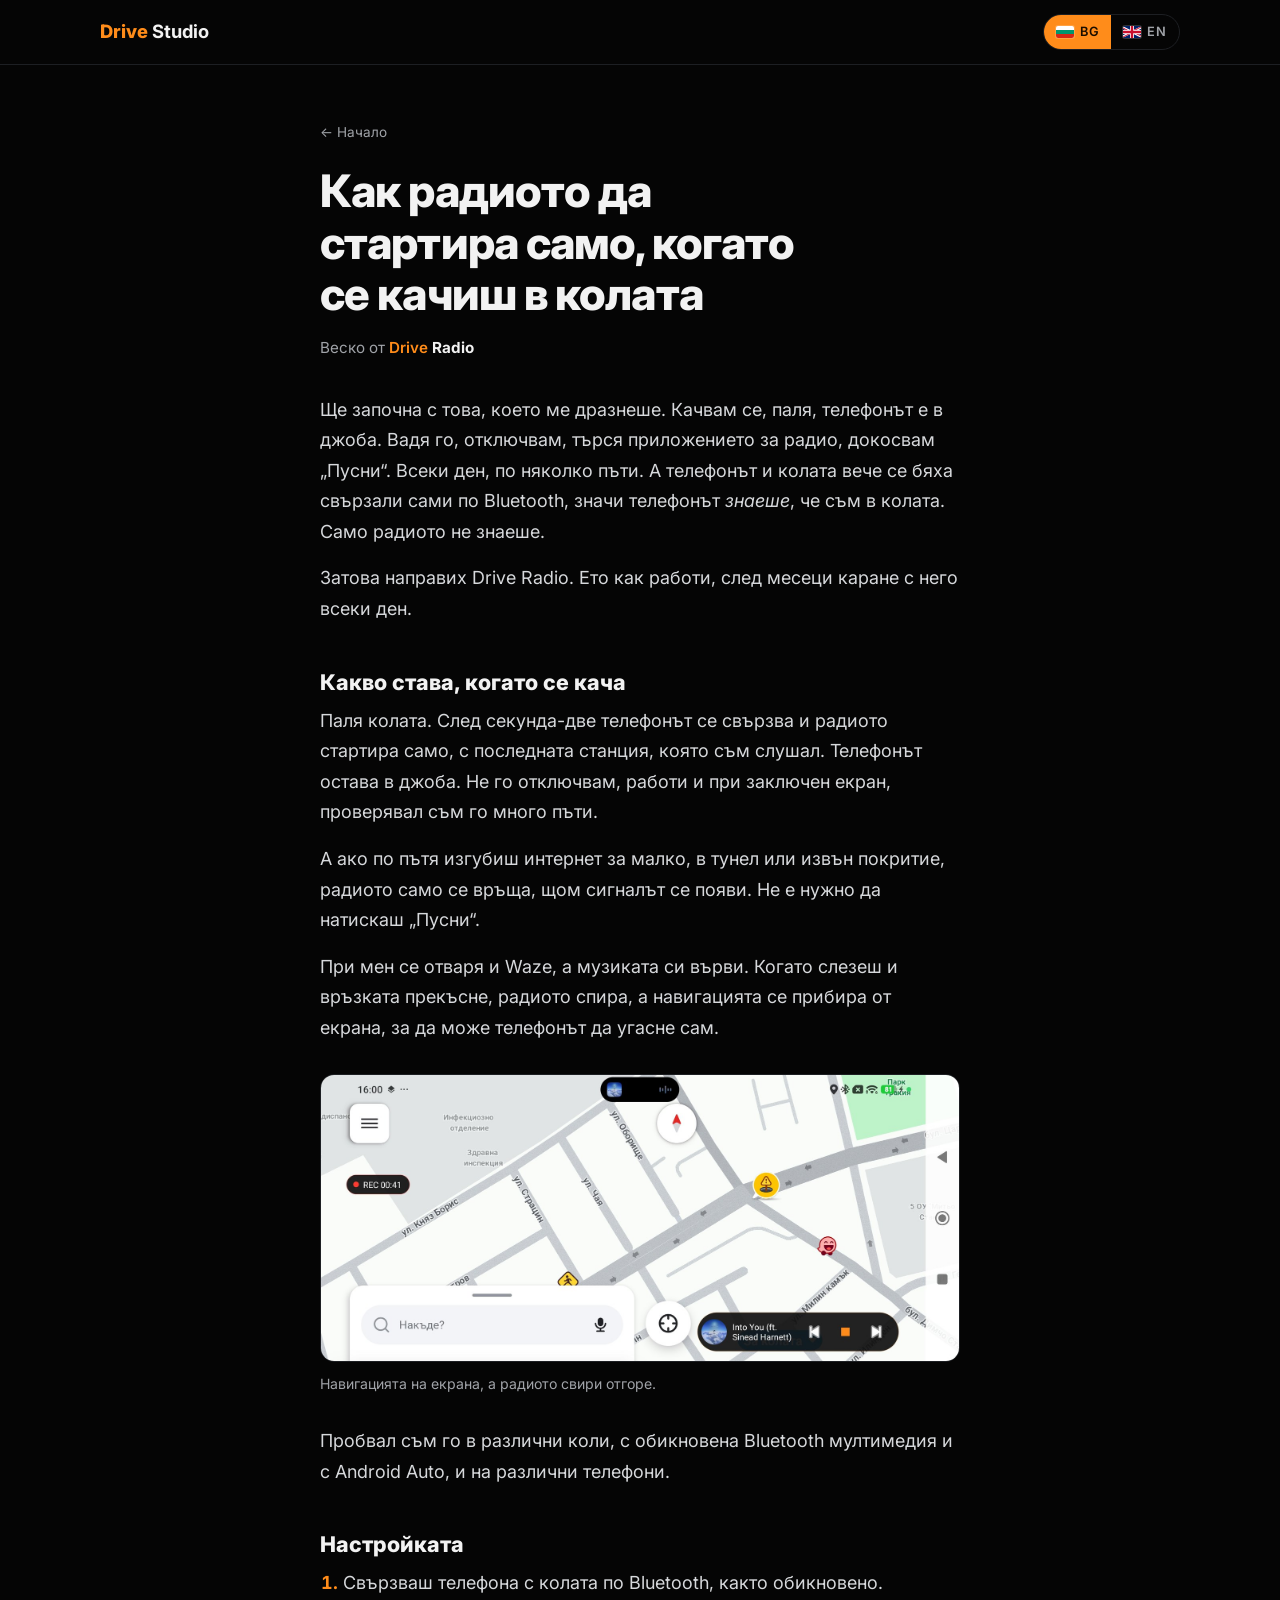
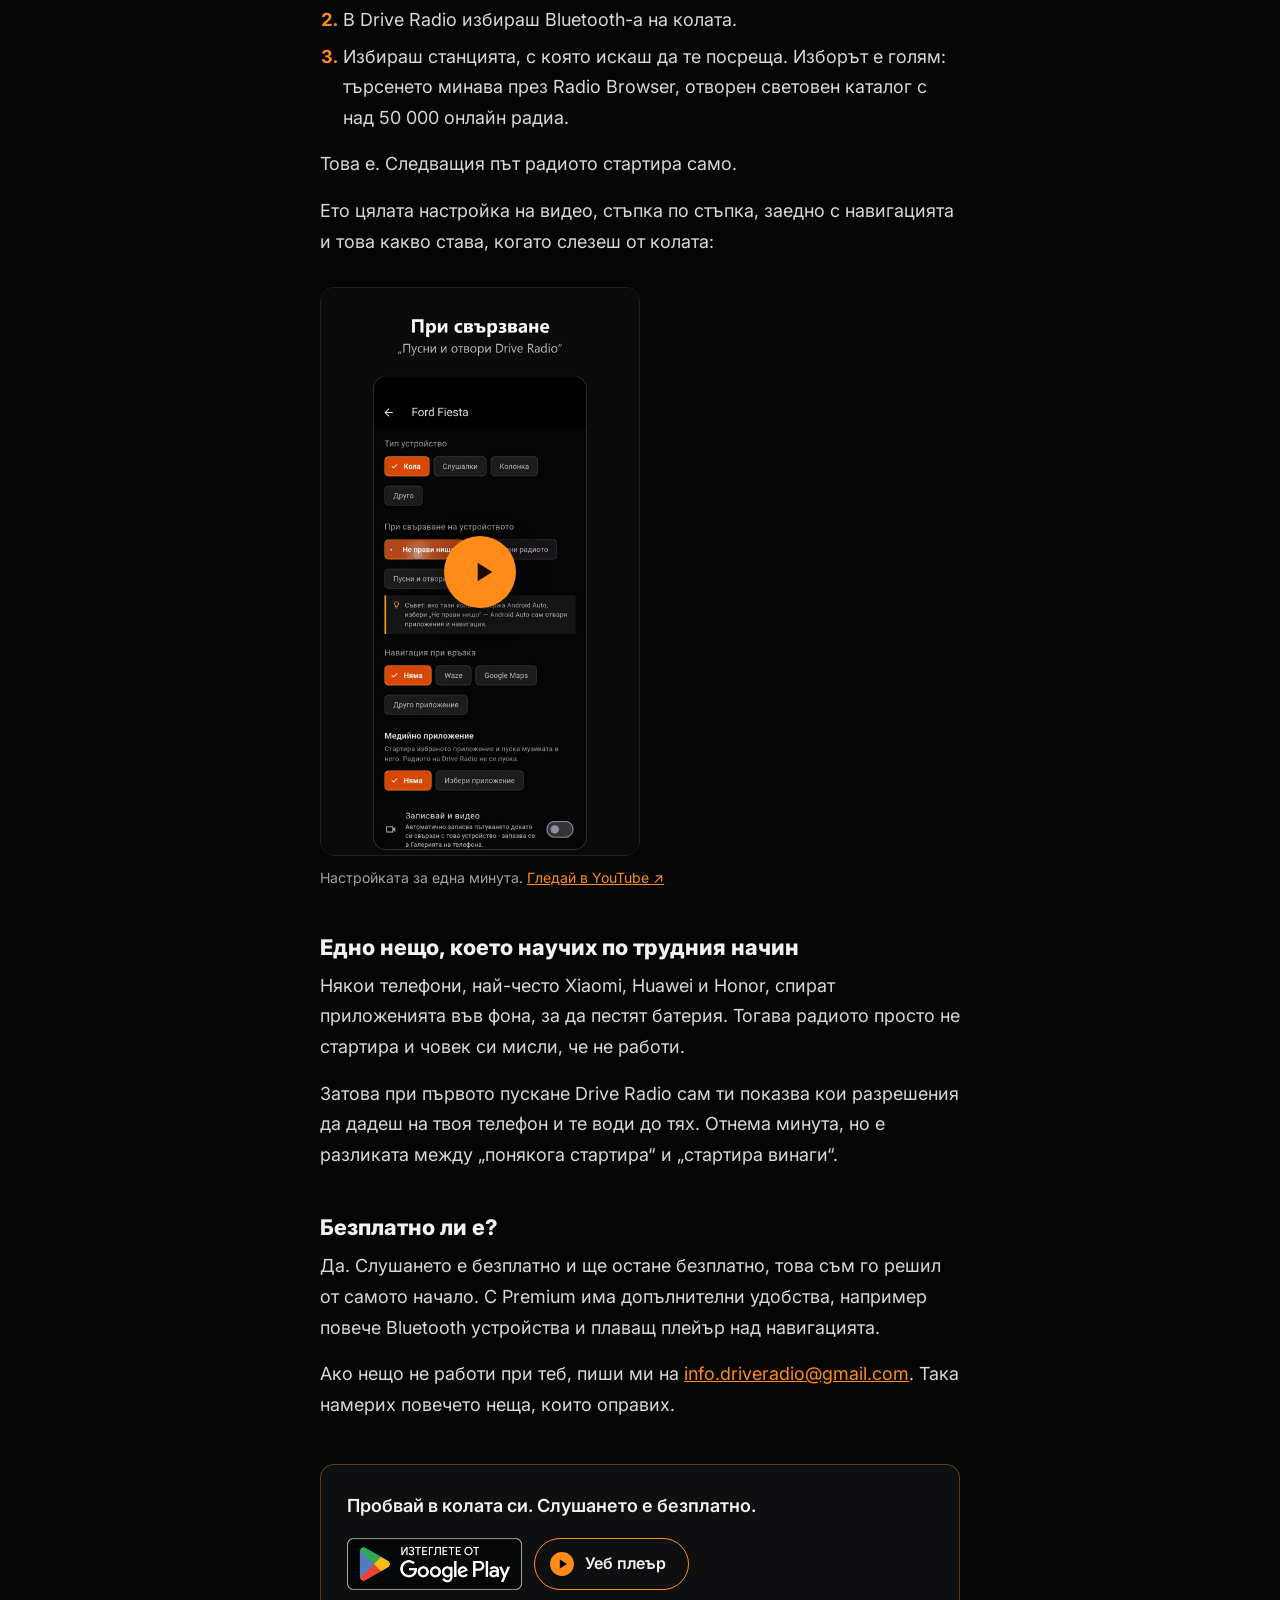
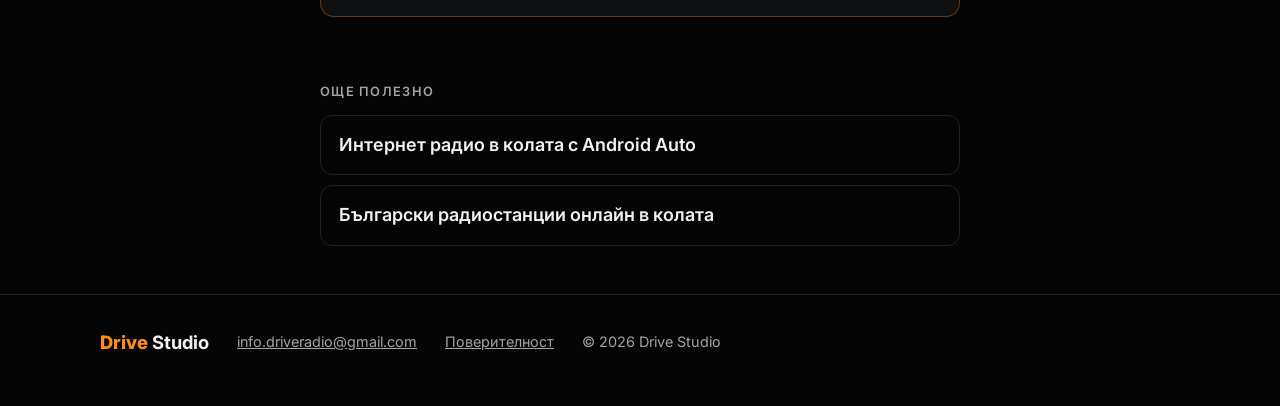
<file: radio-v-kolata/index.html>
<!doctype html>
<html lang="bg">
<head>
<meta charset="utf-8">
<meta name="viewport" content="width=device-width, initial-scale=1">
<title>Как радиото да стартира само, когато се качиш в колата | Drive Radio</title>
<meta name="description" content="Радиото стартира само, щом телефонът се свърже с колата по Bluetooth. Без да вадиш и отключваш телефона. Как работи и как се настройва.">
<link rel="canonical" href="https://driveradio.app/radio-v-kolata/">
<link rel="alternate" hreflang="bg" href="https://driveradio.app/radio-v-kolata/">
<link rel="alternate" hreflang="en" href="https://driveradio.app/en/radio-starts-automatically-in-car/">
<link rel="alternate" hreflang="x-default" href="https://driveradio.app/en/radio-starts-automatically-in-car/">
<link rel="icon" href="/img/icon.png">
<meta property="og:type" content="article">
<meta property="og:url" content="https://driveradio.app/radio-v-kolata/">
<meta property="og:site_name" content="Drive Studio">
<meta property="og:title" content="Как радиото да стартира само, когато се качиш в колата">
<meta property="og:description" content="Радиото стартира само, щом телефонът се свърже с колата по Bluetooth. Без да вадиш и отключваш телефона. Как работи и как се настройва.">
<meta property="og:image" content="https://driveradio.app/img/share.png">
<meta property="og:image:width" content="1200">
<meta property="og:image:height" content="630">
<meta name="twitter:card" content="summary_large_image">
<link rel="preconnect" href="https://fonts.googleapis.com">
<link rel="preconnect" href="https://fonts.gstatic.com" crossorigin>
<link rel="stylesheet" href="https://fonts.googleapis.com/css2?family=Inter:wght@400;600;800&display=swap">
<link rel="stylesheet" href="/assets/guide.css?v=3">
</head>
<body>
<header>
  <div class="wrap bar">
    <a class="mark" href="/">Drive <b>Studio</b></a>
    <nav class="lang" aria-label="Language">
      <a href="/radio-v-kolata/" hreflang="bg" data-lang="bg" aria-current="true"><img class="flag" src="/img/flag-bg.svg" width="18" height="12" alt="">BG</a>
      <a href="/en/radio-starts-automatically-in-car/" hreflang="en" data-lang="en" aria-current="false"><img class="flag" src="/img/flag-gb.svg" width="18" height="12" alt="">EN</a>
    </nav>
  </div>
</header>
<main>
  <article>
    <p class="crumb"><a href="/">← Начало</a></p>
    <h1>Как радиото да стартира само, когато се качиш в колата</h1>
    <p class="byline">Веско от <span class="brand">Drive <b>Radio</b></span></p>

<p>Ще започна с това, което ме дразнеше. Качвам се, паля, телефонът е в джоба. Вадя го, отключвам, търся приложението за радио, докосвам „Пусни“. Всеки ден, по няколко пъти. А телефонът и колата вече се бяха свързали сами по Bluetooth, значи телефонът <em>знаеше</em>, че съм в колата. Само радиото не знаеше.</p>
<p>Затова направих Drive Radio. Ето как работи, след месеци каране с него всеки ден.</p>
<h2>Какво става, когато се кача</h2>
<p>Паля колата. След секунда-две телефонът се свързва и радиото стартира само, с последната станция, която съм слушал. Телефонът остава в джоба. Не го отключвам, работи и при заключен екран, проверявал съм го много пъти.</p>
<p>А ако по пътя изгубиш интернет за малко, в тунел или извън покритие, радиото само се връща, щом сигналът се появи. Не е нужно да натискаш „Пусни“.</p>
<p>При мен се отваря и Waze, а музиката си върви. Когато слезеш и връзката прекъсне, радиото спира, а навигацията се прибира от екрана, за да може телефонът да угасне сам.</p>
<figure>
  <div class="shot"><img src="/img/radio-waze-wide.jpg" width="1600" height="719" alt="Drive Radio над навигацията Waze на телефона в колата" loading="lazy"></div>
  <figcaption>Навигацията на екрана, а радиото свири отгоре.</figcaption>
</figure>
<p>Пробвал съм го в различни коли, с обикновена Bluetooth мултимедия и с Android Auto, и на различни телефони.</p>
<h2>Настройката</h2>
<ol>
  <li>Свързваш телефона с колата по Bluetooth, както обикновено.</li>
  <li>В Drive Radio избираш Bluetooth-а на колата.</li>
  <li>Избираш станцията, с която искаш да те посреща. Изборът е голям: търсенето минава през Radio Browser, отворен световен каталог с над 50 000 онлайн радиа.</li>
</ol>
<p>Това е. Следващия път радиото стартира само.</p>
<p>Ето цялата настройка на видео, стъпка по стъпка, заедно с навигацията и това какво става, когато слезеш от колата:</p>
<figure class="video">
  <div class="yt-wrap">
    <button type="button" class="yt-facade" data-yt="j1zoigoXubA" aria-label="Пусни видеото: как радиото да стартира само в колата">
      <img src="/img/short-autostart-bg.jpg" width="540" height="960" loading="lazy" alt="">
      <span class="play"><svg viewBox="0 0 24 24" aria-hidden="true"><path d="M8 5v14l11-7z"/></svg></span>
    </button>
  </div>
  <figcaption>Настройката за една минута. <a href="https://youtube.com/shorts/j1zoigoXubA" target="_blank" rel="noopener">Гледай в YouTube ↗</a></figcaption>
</figure>
<h2>Едно нещо, което научих по трудния начин</h2>
<p>Някои телефони, най-често Xiaomi, Huawei и Honor, спират приложенията във фона, за да пестят батерия. Тогава радиото просто не стартира и човек си мисли, че не работи.</p>
<p>Затова при първото пускане Drive Radio сам ти показва кои разрешения да дадеш на твоя телефон и те води до тях. Отнема минута, но е разликата между „понякога стартира“ и „стартира винаги“.</p>
<h2>Безплатно ли е?</h2>
<p>Да. Слушането е безплатно и ще остане безплатно, това съм го решил от самото начало. С Premium има допълнителни удобства, например повече Bluetooth устройства и плаващ плейър над навигацията.</p>
<p>Ако нещо не работи при теб, пиши ми на <a href="mailto:info.driveradio@gmail.com">info.driveradio@gmail.com</a>. Така намерих повечето неща, които оправих.</p>

    <div class="cta">
      <p>Пробвай в колата си. Слушането е безплатно.</p>
      <div class="row">
        <a class="gplay" href="https://play.google.com/store/apps/details?id=bg.driveradio.app&amp;referrer=utm_source%3Ddriveradio.app%26utm_medium%3Dwebsite%26utm_campaign%3Dguide_autostart_bg"><img src="/img/gplay-bg.png" width="646" height="192" alt="Изтеглете от Google Play"></a>
        <a class="btn-web" href="https://player.driveradio.app/?lang=bg"><svg viewBox="0 0 24 24" aria-hidden="true"><circle cx="12" cy="12" r="11" fill="currentColor"/><path d="M10 7.8v8.4l6.6-4.2z" fill="#050505"/></svg>Уеб плеър</a>
      </div>
    </div>
  </article>
  <nav class="more" aria-label="Още полезно">
    <h3>Още полезно</h3>
    <ul>
      <li><a href="/android-auto-radio/">Интернет радио в колата с Android Auto</a></li>
      <li><a href="/bulgarski-radia/">Български радиостанции онлайн в колата</a></li>
    </ul>
  </nav>
</main>
<footer>
  <div class="wrap">
    <a class="mark" href="/">Drive <b>Studio</b></a>
    <a href="mailto:info.driveradio@gmail.com">info.driveradio@gmail.com</a>
    <a href="https://player.driveradio.app/privacy-policy.html">Поверителност</a>
    <span>© 2026 Drive Studio</span>
  </div>
</footer>
<script>
  // Remember the language chosen here, so the home page opens in it too.
  document.querySelectorAll('[data-lang]').forEach(function (a) {
    a.addEventListener('click', function () {
      try { localStorage.setItem('driveStudioLang', a.getAttribute('data-lang')); } catch (e) {}
    });
  });
  try { localStorage.setItem('driveStudioLang', 'bg'); } catch (e) {}
  // The YouTube player loads only when the visitor presses play.
  document.querySelectorAll('.yt-facade').forEach(function (b) {
    b.addEventListener('click', function () {
      var f = document.createElement('iframe');
      f.src = 'https://www.youtube-nocookie.com/embed/' + b.getAttribute('data-yt') + '?autoplay=1&playsinline=1&rel=0';
      f.title = b.getAttribute('aria-label');
      f.allow = 'autoplay; encrypted-media; picture-in-picture; fullscreen';
      f.allowFullscreen = true;
      b.replaceWith(f);
    });
  });
</script>
</body>
</html>
</file>
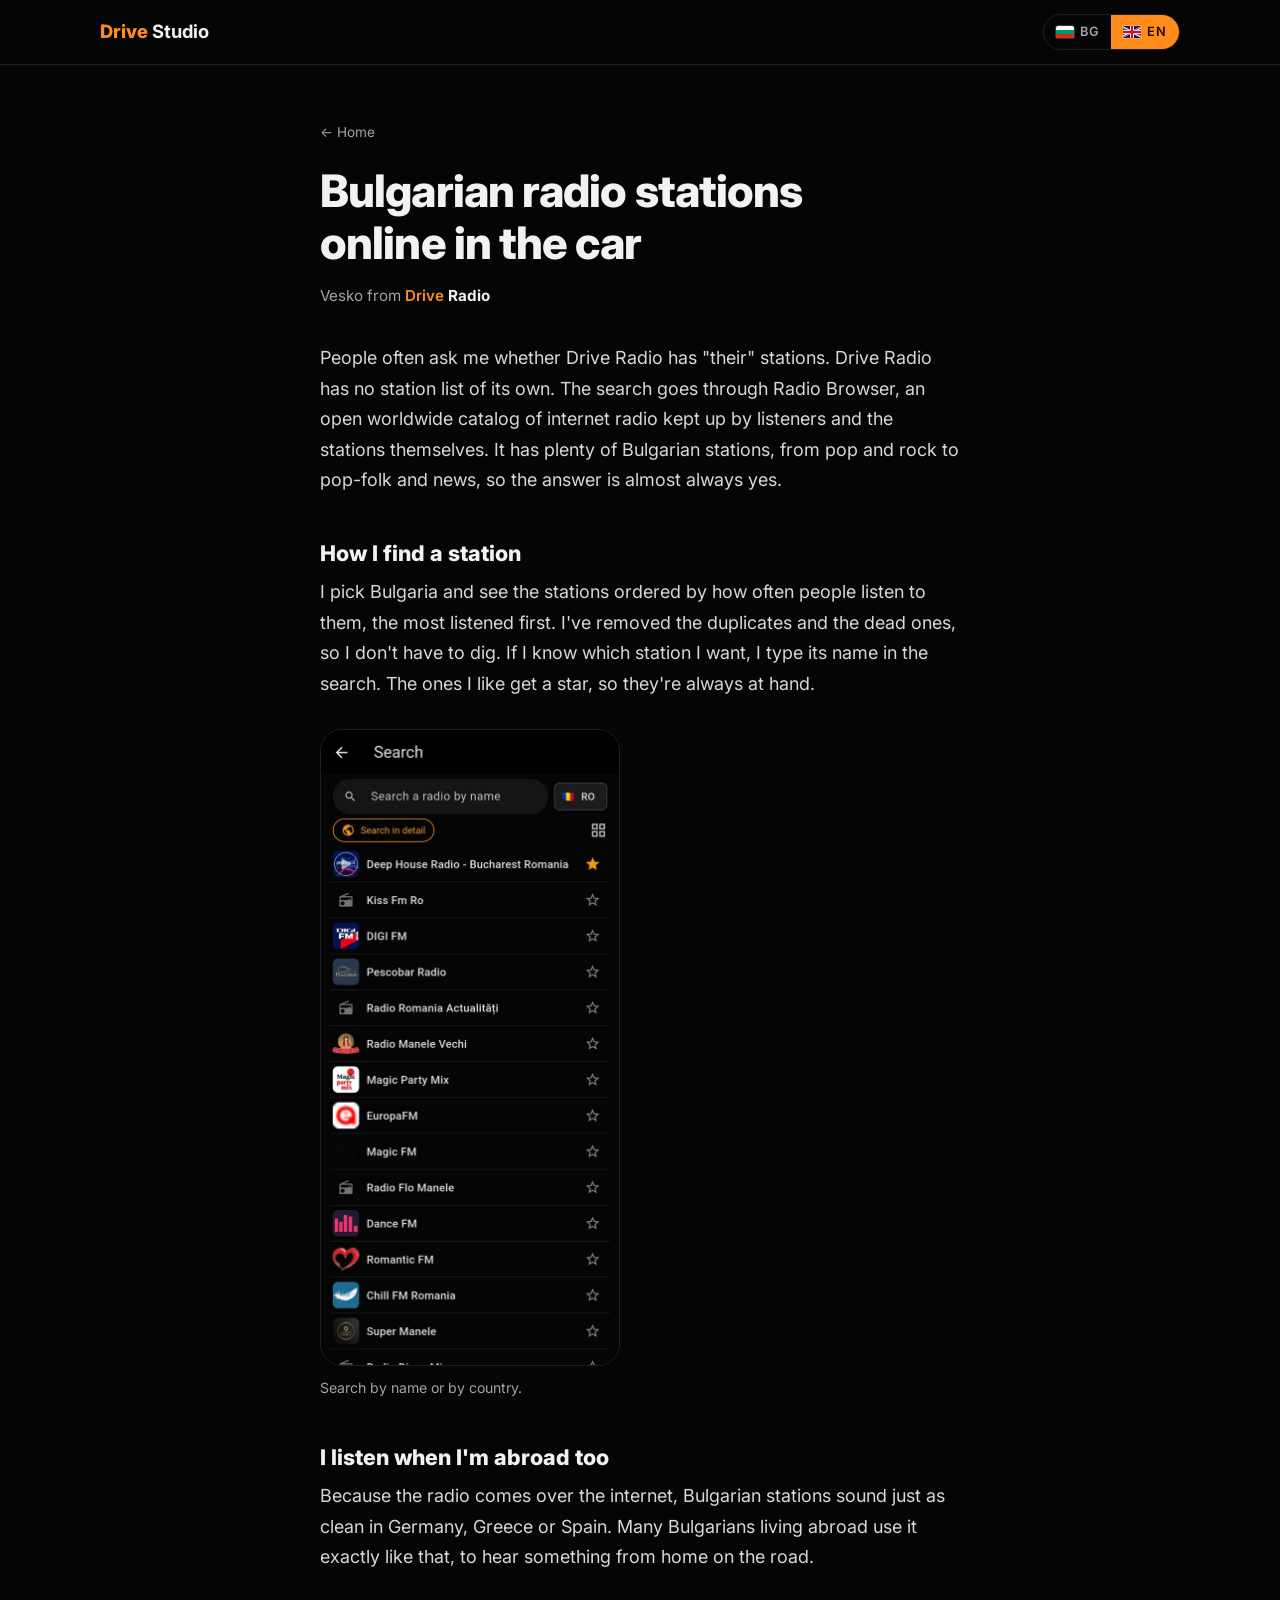
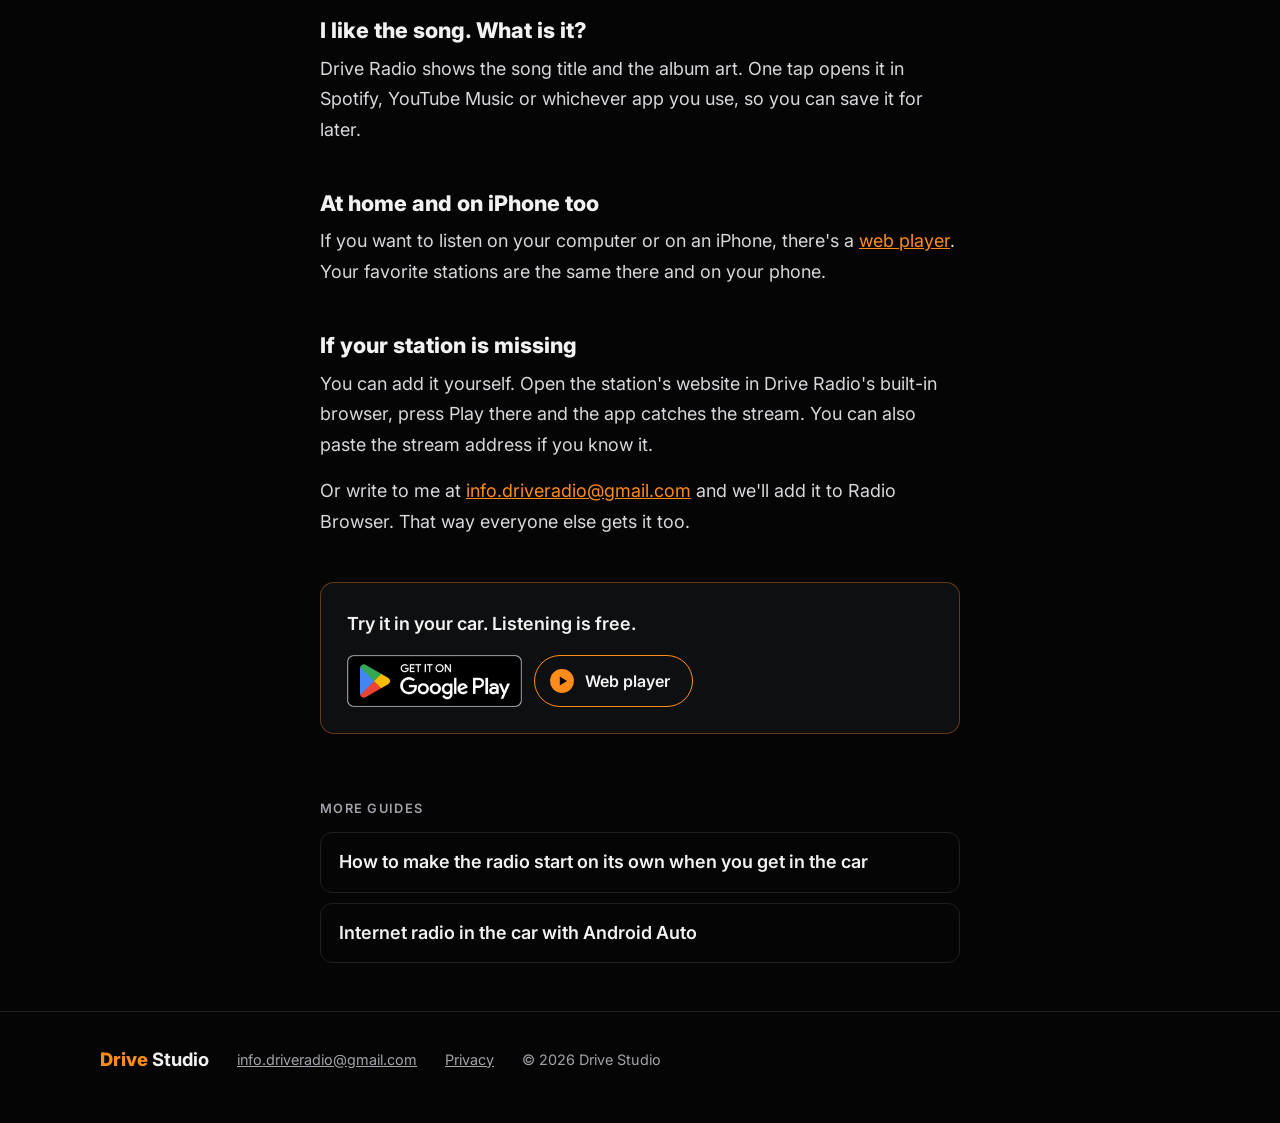
<file: en/bulgarian-radio-online-in-car/index.html>
<!doctype html>
<html lang="en">
<head>
<meta charset="utf-8">
<meta name="viewport" content="width=device-width, initial-scale=1">
<title>Bulgarian radio stations online in the car | Drive Radio</title>
<meta name="description" content="Bulgarian radio online in your car: find the station in Radio Browser, the open worldwide catalog, with the most listened first. Listen abroad too, see the song, open it in Spotify.">
<link rel="canonical" href="https://driveradio.app/en/bulgarian-radio-online-in-car/">
<link rel="alternate" hreflang="en" href="https://driveradio.app/en/bulgarian-radio-online-in-car/">
<link rel="alternate" hreflang="bg" href="https://driveradio.app/bulgarski-radia/">
<link rel="alternate" hreflang="x-default" href="https://driveradio.app/en/bulgarian-radio-online-in-car/">
<link rel="icon" href="/img/icon.png">
<meta property="og:type" content="article">
<meta property="og:url" content="https://driveradio.app/en/bulgarian-radio-online-in-car/">
<meta property="og:site_name" content="Drive Studio">
<meta property="og:title" content="Bulgarian radio stations online in the car">
<meta property="og:description" content="Bulgarian radio online in your car: find the station in Radio Browser, the open worldwide catalog, with the most listened first. Listen abroad too, see the song, open it in Spotify.">
<meta property="og:image" content="https://driveradio.app/img/share.png">
<meta property="og:image:width" content="1200">
<meta property="og:image:height" content="630">
<meta name="twitter:card" content="summary_large_image">
<link rel="preconnect" href="https://fonts.googleapis.com">
<link rel="preconnect" href="https://fonts.gstatic.com" crossorigin>
<link rel="stylesheet" href="https://fonts.googleapis.com/css2?family=Inter:wght@400;600;800&display=swap">
<link rel="stylesheet" href="/assets/guide.css?v=3">
</head>
<body>
<header>
  <div class="wrap bar">
    <a class="mark" href="/en/">Drive <b>Studio</b></a>
    <nav class="lang" aria-label="Language">
      <a href="/bulgarski-radia/" hreflang="bg" data-lang="bg" aria-current="false"><img class="flag" src="/img/flag-bg.svg" width="18" height="12" alt="">BG</a>
      <a href="/en/bulgarian-radio-online-in-car/" hreflang="en" data-lang="en" aria-current="true"><img class="flag" src="/img/flag-gb.svg" width="18" height="12" alt="">EN</a>
    </nav>
  </div>
</header>
<main>
  <article>
    <p class="crumb"><a href="/en/">← Home</a></p>
    <h1>Bulgarian radio stations online in the car</h1>
    <p class="byline">Vesko from <span class="brand">Drive <b>Radio</b></span></p>

<p>People often ask me whether Drive Radio has "their" stations. Drive Radio has no station list of its own. The search goes through Radio Browser, an open worldwide catalog of internet radio kept up by listeners and the stations themselves. It has plenty of Bulgarian stations, from pop and rock to pop-folk and news, so the answer is almost always yes.</p>
<h2>How I find a station</h2>
<p>I pick Bulgaria and see the stations ordered by how often people listen to them, the most listened first. I've removed the duplicates and the dead ones, so I don't have to dig. If I know which station I want, I type its name in the search. The ones I like get a star, so they're always at hand.</p>
<figure class="phone">
  <div class="shot"><img src="/img/phone-search-en.jpg" width="600" height="1278" alt="Searching for radio stations in Drive Radio" loading="lazy"></div>
  <figcaption>Search by name or by country.</figcaption>
</figure>
<h2>I listen when I'm abroad too</h2>
<p>Because the radio comes over the internet, Bulgarian stations sound just as clean in Germany, Greece or Spain. Many Bulgarians living abroad use it exactly like that, to hear something from home on the road.</p>
<h2>I like the song. What is it?</h2>
<p>Drive Radio shows the song title and the album art. One tap opens it in Spotify, YouTube Music or whichever app you use, so you can save it for later.</p>
<h2>At home and on iPhone too</h2>
<p>If you want to listen on your computer or on an iPhone, there's a <a href="https://player.driveradio.app/?lang=en">web player</a>. Your favorite stations are the same there and on your phone.</p>
<h2>If your station is missing</h2>
<p>You can add it yourself. Open the station's website in Drive Radio's built-in browser, press Play there and the app catches the stream. You can also paste the stream address if you know it.</p>
<p>Or write to me at <a href="mailto:info.driveradio@gmail.com">info.driveradio@gmail.com</a> and we'll add it to Radio Browser. That way everyone else gets it too.</p>

    <div class="cta">
      <p>Try it in your car. Listening is free.</p>
      <div class="row">
        <a class="gplay" href="https://play.google.com/store/apps/details?id=bg.driveradio.app&amp;referrer=utm_source%3Ddriveradio.app%26utm_medium%3Dwebsite%26utm_campaign%3Dguide_bg_stations_en"><img src="/img/gplay-en.png" width="564" height="168" alt="Get it on Google Play"></a>
        <a class="btn-web" href="https://player.driveradio.app/?lang=en"><svg viewBox="0 0 24 24" aria-hidden="true"><circle cx="12" cy="12" r="11" fill="currentColor"/><path d="M10 7.8v8.4l6.6-4.2z" fill="#050505"/></svg>Web player</a>
      </div>
    </div>
  </article>
  <nav class="more" aria-label="More guides">
    <h3>More guides</h3>
    <ul>
      <li><a href="/en/radio-starts-automatically-in-car/">How to make the radio start on its own when you get in the car</a></li>
      <li><a href="/en/internet-radio-android-auto/">Internet radio in the car with Android Auto</a></li>
    </ul>
  </nav>
</main>
<footer>
  <div class="wrap">
    <a class="mark" href="/en/">Drive <b>Studio</b></a>
    <a href="mailto:info.driveradio@gmail.com">info.driveradio@gmail.com</a>
    <a href="https://player.driveradio.app/privacy-policy.html">Privacy</a>
    <span>© 2026 Drive Studio</span>
  </div>
</footer>
<script>
  // Remember the language chosen here, so the home page opens in it too.
  document.querySelectorAll('[data-lang]').forEach(function (a) {
    a.addEventListener('click', function () {
      try { localStorage.setItem('driveStudioLang', a.getAttribute('data-lang')); } catch (e) {}
    });
  });
  try { localStorage.setItem('driveStudioLang', 'en'); } catch (e) {}
</script>
</body>
</html>
</file>
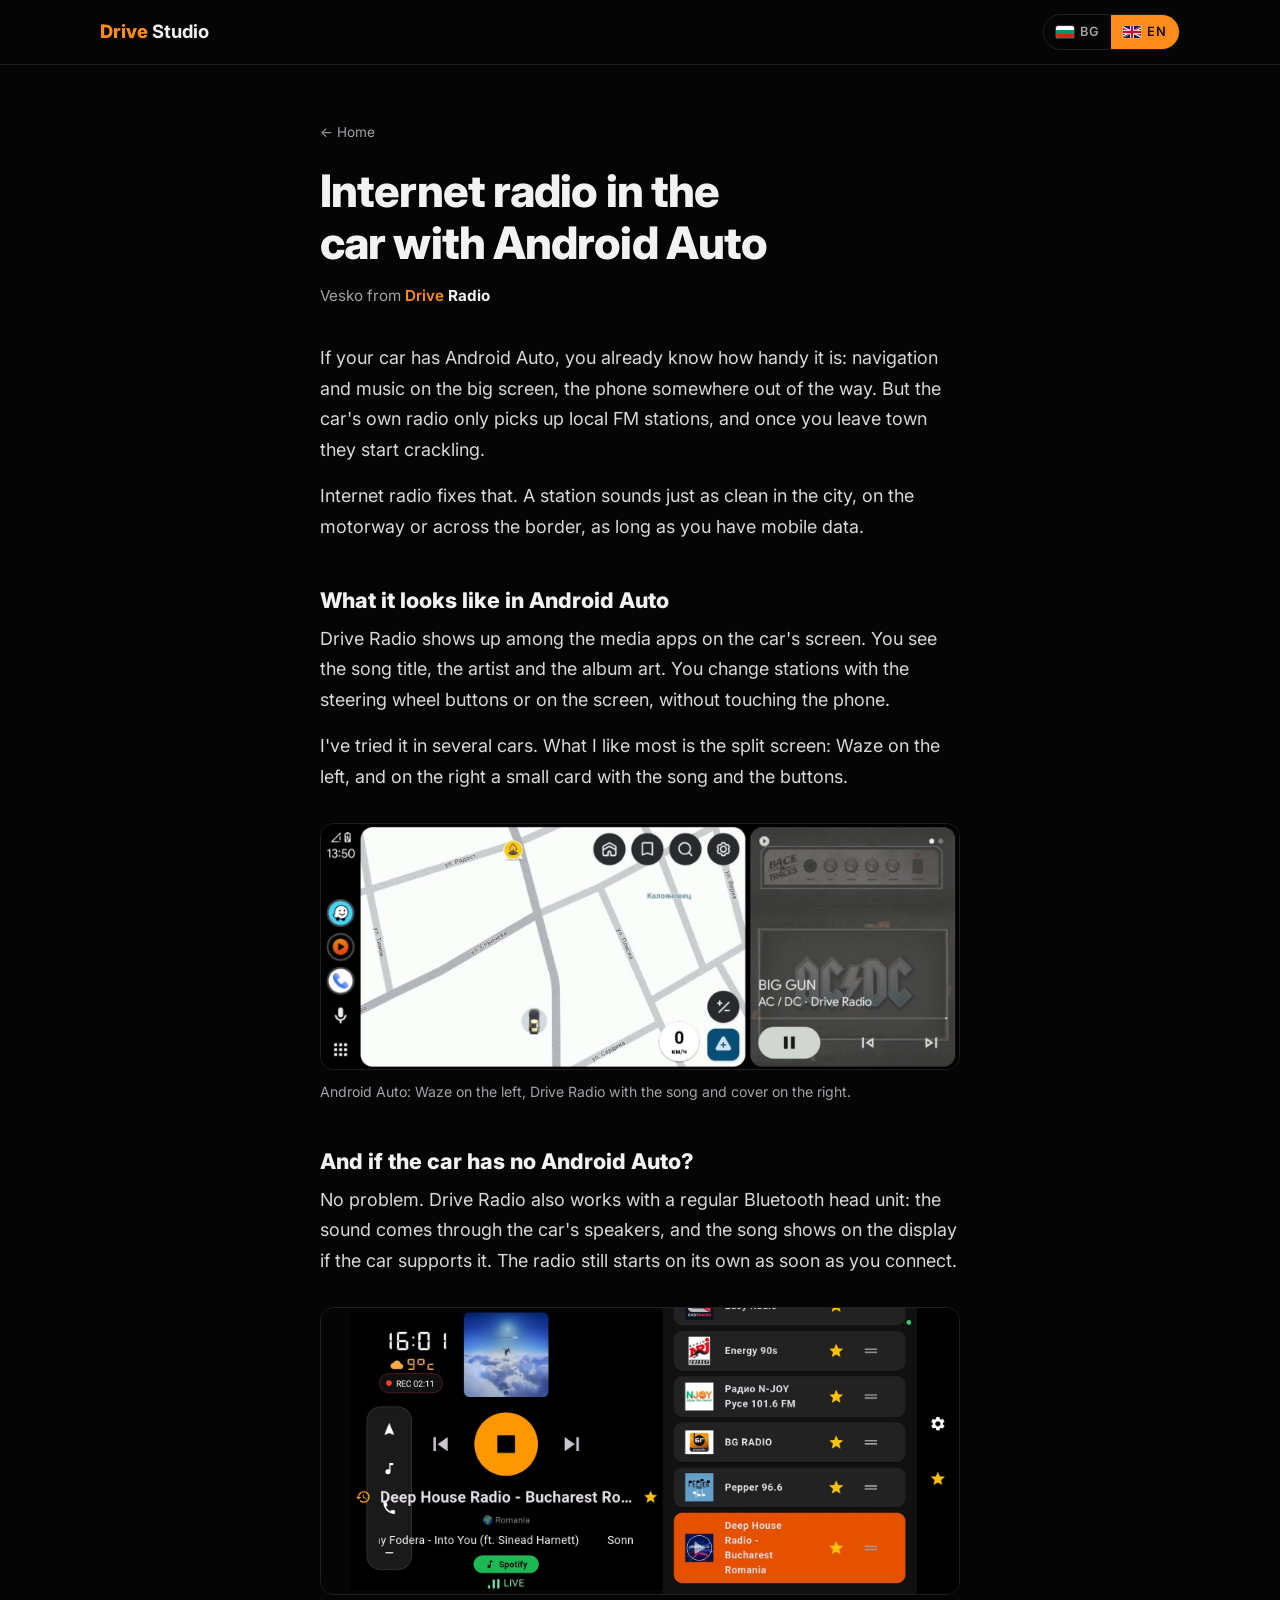
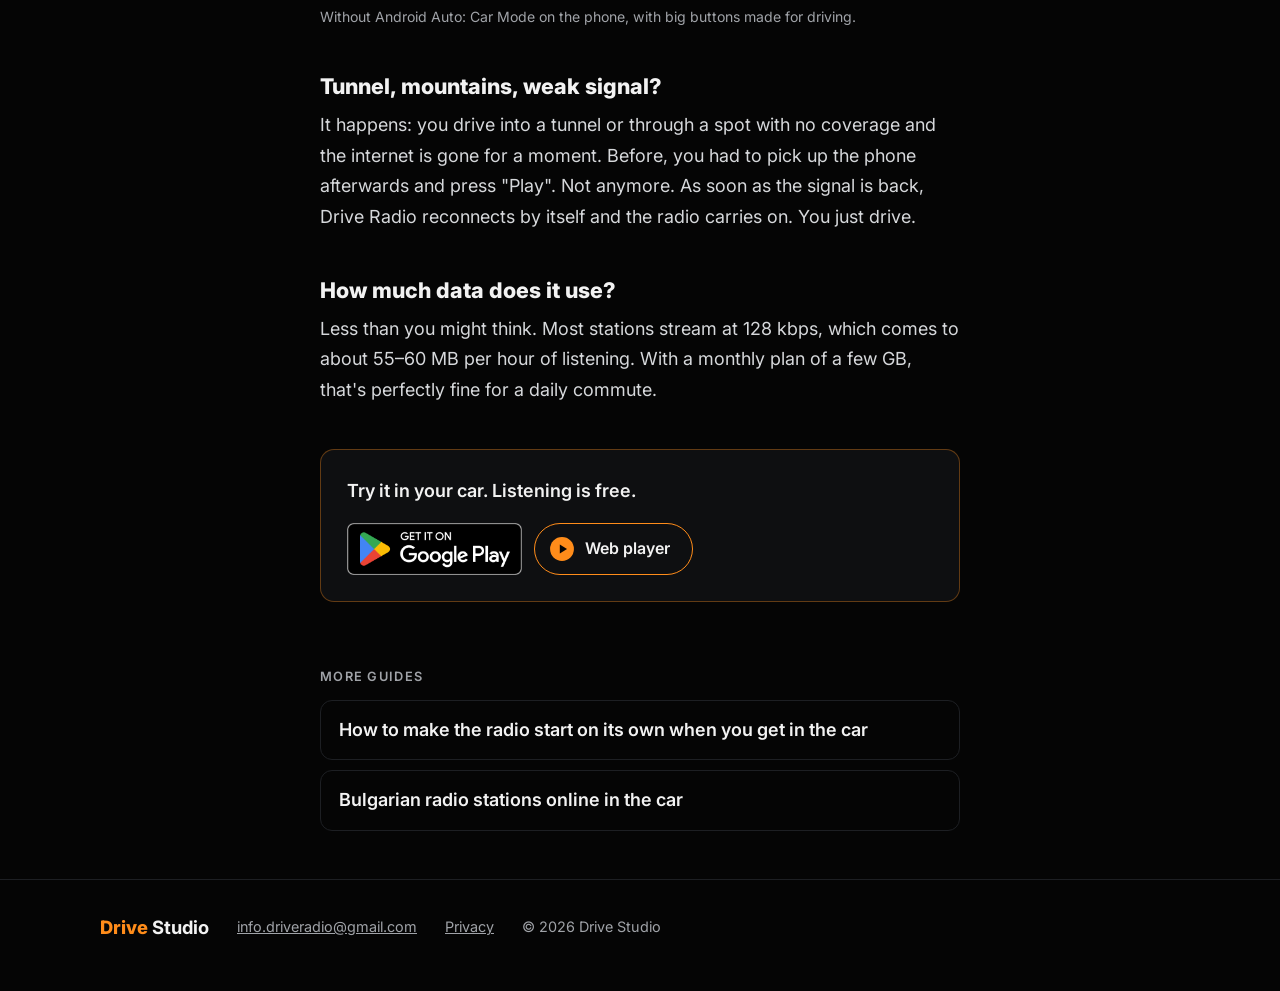
<file: en/internet-radio-android-auto/index.html>
<!doctype html>
<html lang="en">
<head>
<meta charset="utf-8">
<meta name="viewport" content="width=device-width, initial-scale=1">
<title>Internet radio in the car with Android Auto | Drive Radio</title>
<meta name="description" content="Internet radio in Android Auto: song and album art on screen, stations from the steering wheel, no restarting after a tunnel. Works with plain Bluetooth too.">
<link rel="canonical" href="https://driveradio.app/en/internet-radio-android-auto/">
<link rel="alternate" hreflang="en" href="https://driveradio.app/en/internet-radio-android-auto/">
<link rel="alternate" hreflang="bg" href="https://driveradio.app/android-auto-radio/">
<link rel="alternate" hreflang="x-default" href="https://driveradio.app/en/internet-radio-android-auto/">
<link rel="icon" href="/img/icon.png">
<meta property="og:type" content="article">
<meta property="og:url" content="https://driveradio.app/en/internet-radio-android-auto/">
<meta property="og:site_name" content="Drive Studio">
<meta property="og:title" content="Internet radio in the car with Android Auto">
<meta property="og:description" content="Internet radio in Android Auto: song and album art on screen, stations from the steering wheel, no restarting after a tunnel. Works with plain Bluetooth too.">
<meta property="og:image" content="https://driveradio.app/img/share.png">
<meta property="og:image:width" content="1200">
<meta property="og:image:height" content="630">
<meta name="twitter:card" content="summary_large_image">
<link rel="preconnect" href="https://fonts.googleapis.com">
<link rel="preconnect" href="https://fonts.gstatic.com" crossorigin>
<link rel="stylesheet" href="https://fonts.googleapis.com/css2?family=Inter:wght@400;600;800&display=swap">
<link rel="stylesheet" href="/assets/guide.css?v=3">
</head>
<body>
<header>
  <div class="wrap bar">
    <a class="mark" href="/en/">Drive <b>Studio</b></a>
    <nav class="lang" aria-label="Language">
      <a href="/android-auto-radio/" hreflang="bg" data-lang="bg" aria-current="false"><img class="flag" src="/img/flag-bg.svg" width="18" height="12" alt="">BG</a>
      <a href="/en/internet-radio-android-auto/" hreflang="en" data-lang="en" aria-current="true"><img class="flag" src="/img/flag-gb.svg" width="18" height="12" alt="">EN</a>
    </nav>
  </div>
</header>
<main>
  <article>
    <p class="crumb"><a href="/en/">← Home</a></p>
    <h1>Internet radio in the car with Android Auto</h1>
    <p class="byline">Vesko from <span class="brand">Drive <b>Radio</b></span></p>

<p>If your car has Android Auto, you already know how handy it is: navigation and music on the big screen, the phone somewhere out of the way. But the car's own radio only picks up local FM stations, and once you leave town they start crackling.</p>
<p>Internet radio fixes that. A station sounds just as clean in the city, on the motorway or across the border, as long as you have mobile data.</p>
<h2>What it looks like in Android Auto</h2>
<p>Drive Radio shows up among the media apps on the car's screen. You see the song title, the artist and the album art. You change stations with the steering wheel buttons or on the screen, without touching the phone.</p>
<p>I've tried it in several cars. What I like most is the split screen: Waze on the left, and on the right a small card with the song and the buttons.</p>
<figure>
  <div class="shot"><img src="/img/android-auto-player.jpg" width="1596" height="614" alt="Drive Radio in Android Auto: Waze navigation on the left, the song with its cover and the buttons on the right" loading="lazy"></div>
  <figcaption>Android Auto: Waze on the left, Drive Radio with the song and cover on the right.</figcaption>
</figure>
<h2>And if the car has no Android Auto?</h2>
<p>No problem. Drive Radio also works with a regular Bluetooth head unit: the sound comes through the car's speakers, and the song shows on the display if the car supports it. The radio still starts on its own as soon as you connect.</p>
<figure>
  <div class="shot"><img src="/img/radio-carmode-favorites.jpg" width="1600" height="719" alt="Drive Radio in Car Mode: big buttons and favorite stations" loading="lazy"></div>
  <figcaption>Without Android Auto: Car Mode on the phone, with big buttons made for driving.</figcaption>
</figure>
<h2>Tunnel, mountains, weak signal?</h2>
<p>It happens: you drive into a tunnel or through a spot with no coverage and the internet is gone for a moment. Before, you had to pick up the phone afterwards and press "Play". Not anymore. As soon as the signal is back, Drive Radio reconnects by itself and the radio carries on. You just drive.</p>
<h2>How much data does it use?</h2>
<p>Less than you might think. Most stations stream at 128 kbps, which comes to about 55–60 MB per hour of listening. With a monthly plan of a few GB, that's perfectly fine for a daily commute.</p>

    <div class="cta">
      <p>Try it in your car. Listening is free.</p>
      <div class="row">
        <a class="gplay" href="https://play.google.com/store/apps/details?id=bg.driveradio.app&amp;referrer=utm_source%3Ddriveradio.app%26utm_medium%3Dwebsite%26utm_campaign%3Dguide_android_auto_en"><img src="/img/gplay-en.png" width="564" height="168" alt="Get it on Google Play"></a>
        <a class="btn-web" href="https://player.driveradio.app/?lang=en"><svg viewBox="0 0 24 24" aria-hidden="true"><circle cx="12" cy="12" r="11" fill="currentColor"/><path d="M10 7.8v8.4l6.6-4.2z" fill="#050505"/></svg>Web player</a>
      </div>
    </div>
  </article>
  <nav class="more" aria-label="More guides">
    <h3>More guides</h3>
    <ul>
      <li><a href="/en/radio-starts-automatically-in-car/">How to make the radio start on its own when you get in the car</a></li>
      <li><a href="/en/bulgarian-radio-online-in-car/">Bulgarian radio stations online in the car</a></li>
    </ul>
  </nav>
</main>
<footer>
  <div class="wrap">
    <a class="mark" href="/en/">Drive <b>Studio</b></a>
    <a href="mailto:info.driveradio@gmail.com">info.driveradio@gmail.com</a>
    <a href="https://player.driveradio.app/privacy-policy.html">Privacy</a>
    <span>© 2026 Drive Studio</span>
  </div>
</footer>
<script>
  // Remember the language chosen here, so the home page opens in it too.
  document.querySelectorAll('[data-lang]').forEach(function (a) {
    a.addEventListener('click', function () {
      try { localStorage.setItem('driveStudioLang', a.getAttribute('data-lang')); } catch (e) {}
    });
  });
  try { localStorage.setItem('driveStudioLang', 'en'); } catch (e) {}
</script>
</body>
</html>
</file>
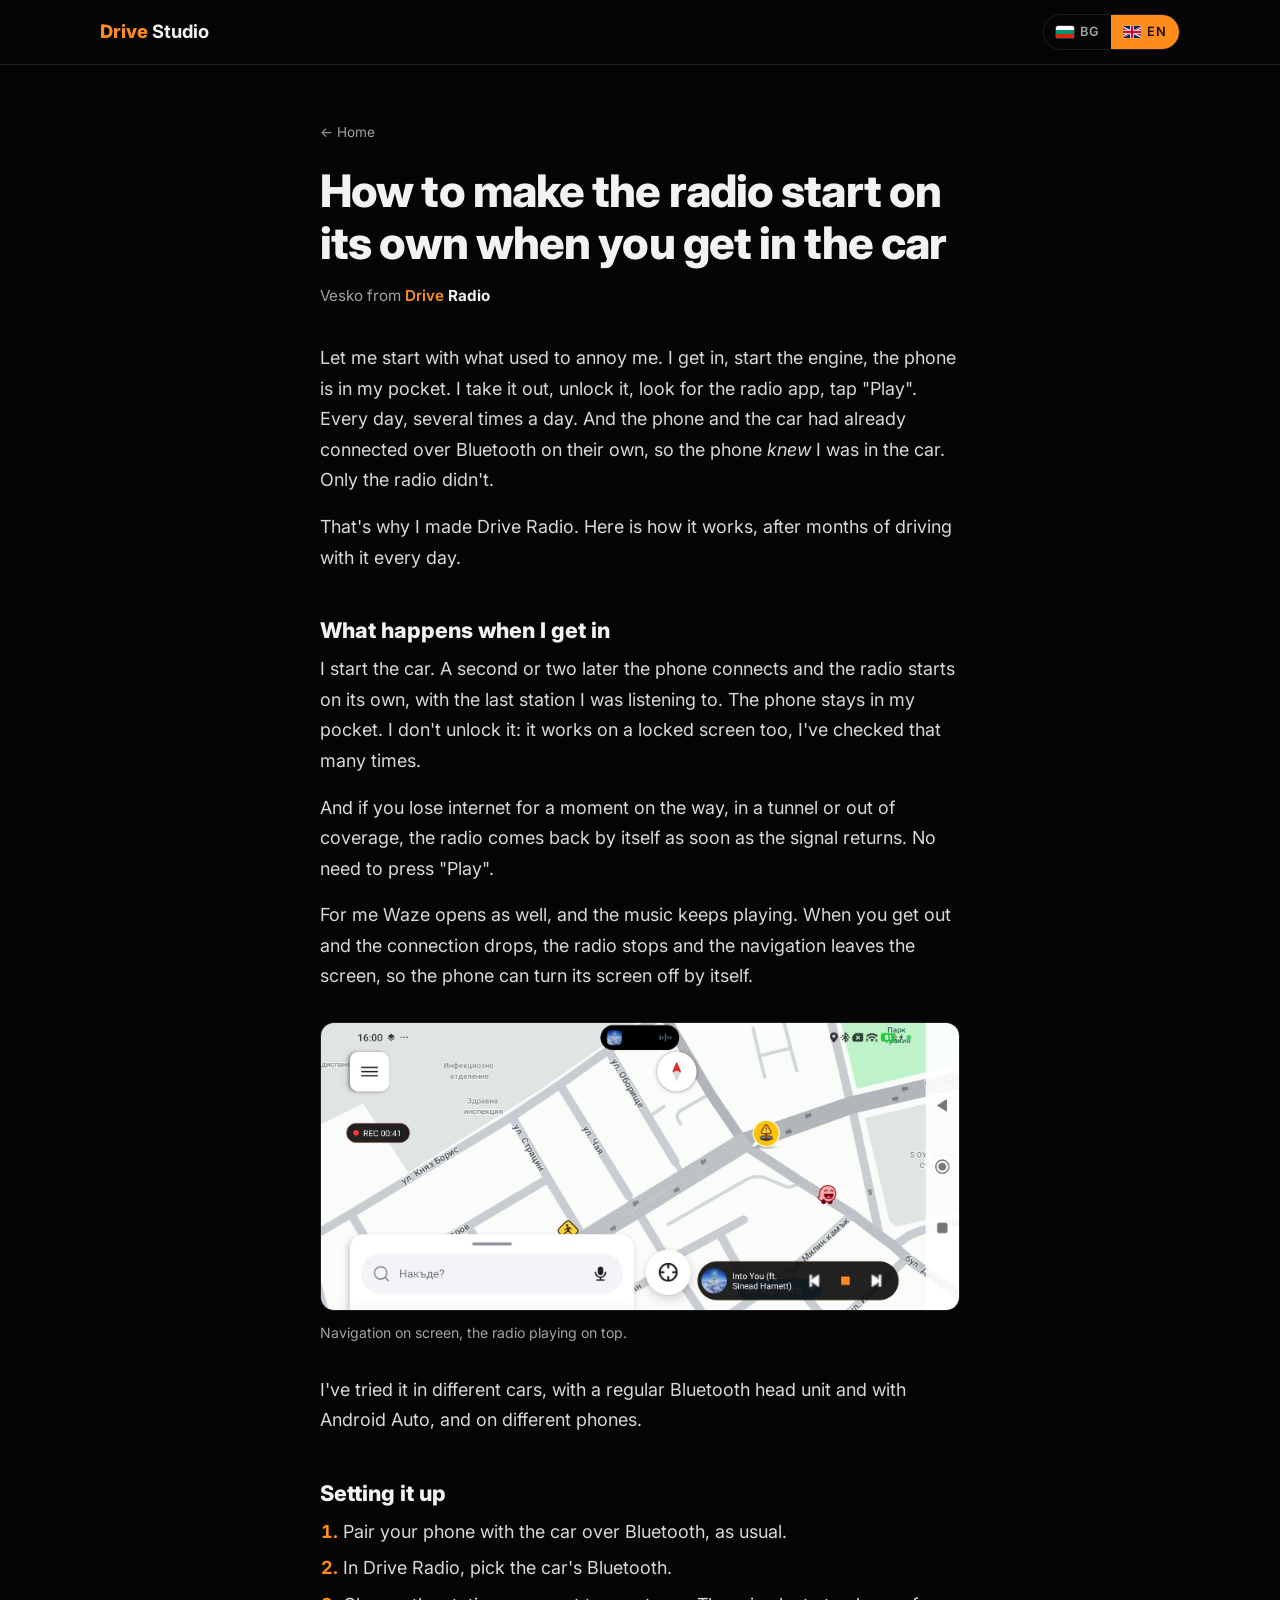
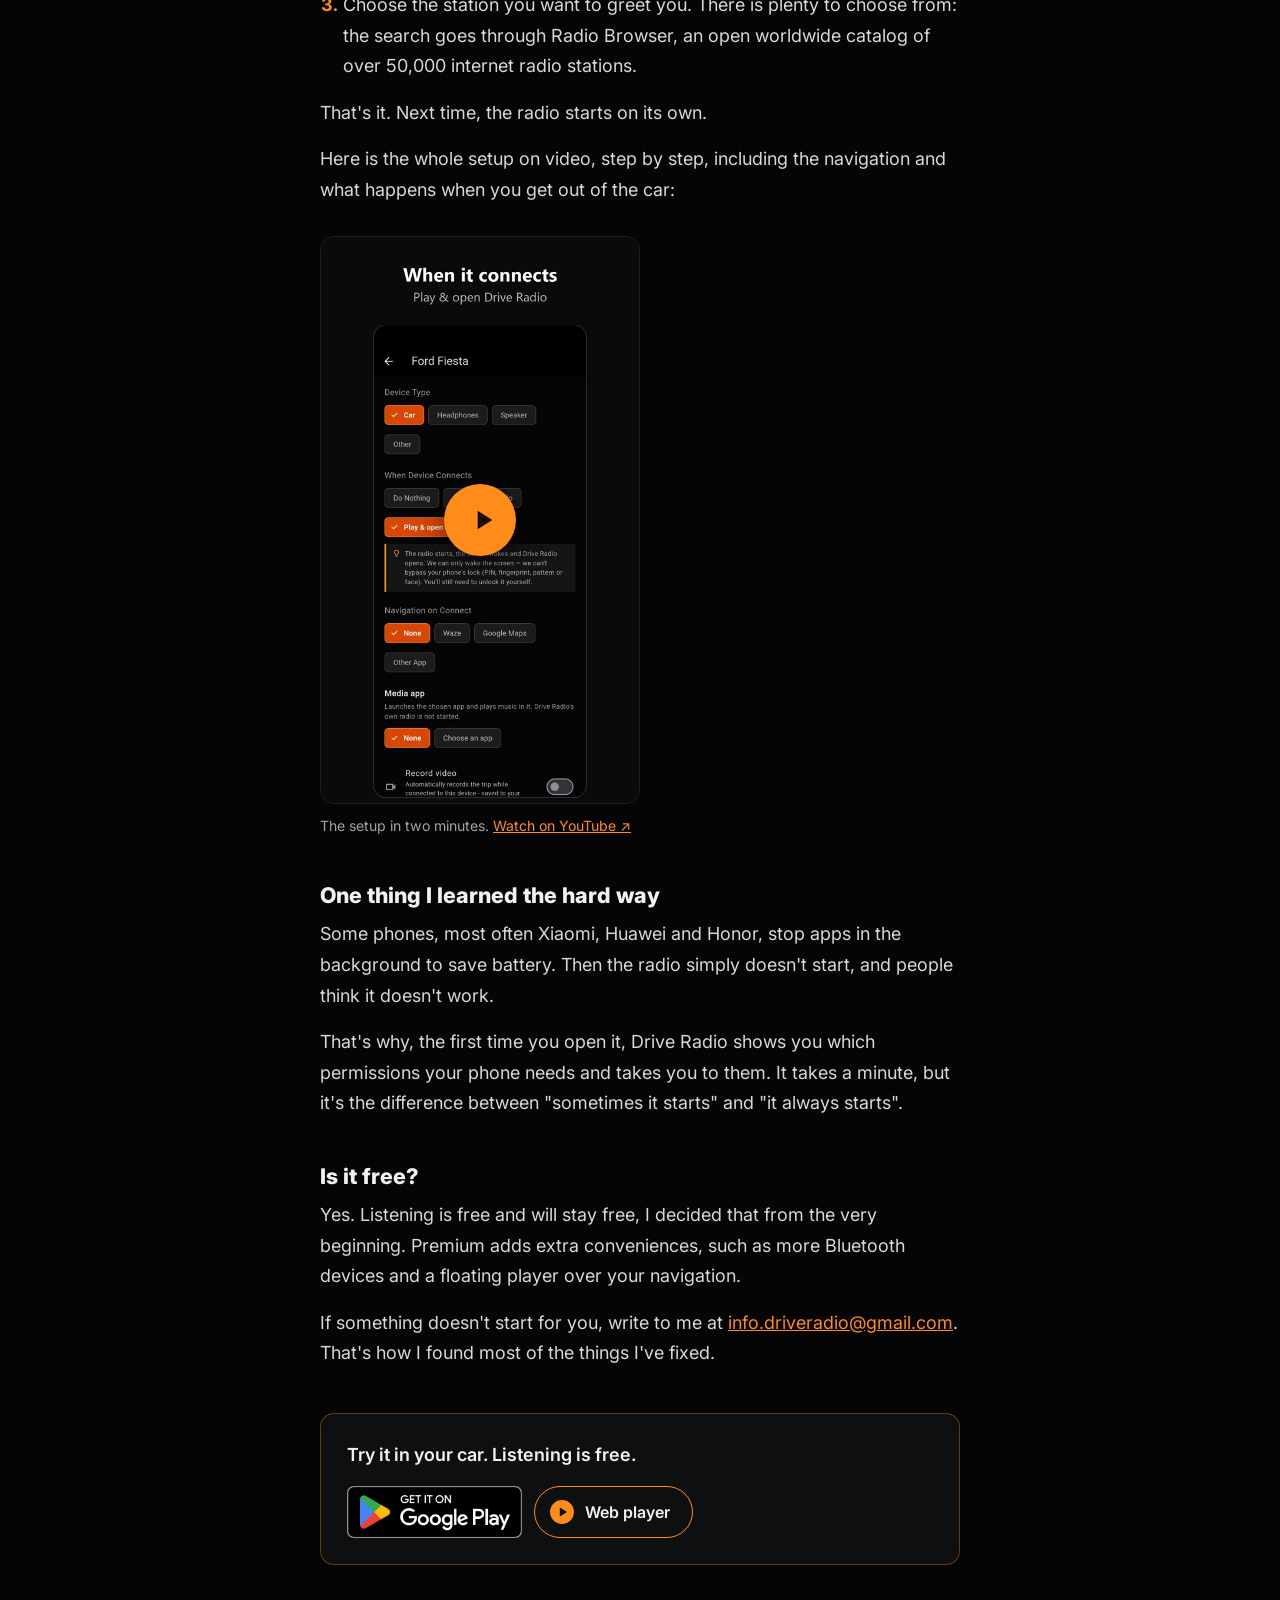
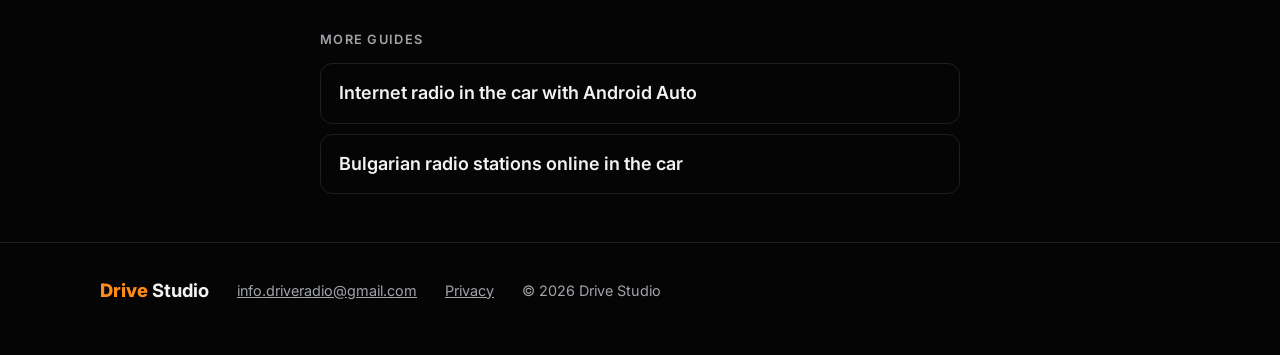
<file: en/radio-starts-automatically-in-car/index.html>
<!doctype html>
<html lang="en">
<head>
<meta charset="utf-8">
<meta name="viewport" content="width=device-width, initial-scale=1">
<title>How to make the radio start on its own when you get in the car | Drive Radio</title>
<meta name="description" content="Your radio starts on its own as soon as the phone connects to the car over Bluetooth. No taking out or unlocking the phone. How it works and how to set it up.">
<link rel="canonical" href="https://driveradio.app/en/radio-starts-automatically-in-car/">
<link rel="alternate" hreflang="en" href="https://driveradio.app/en/radio-starts-automatically-in-car/">
<link rel="alternate" hreflang="bg" href="https://driveradio.app/radio-v-kolata/">
<link rel="alternate" hreflang="x-default" href="https://driveradio.app/en/radio-starts-automatically-in-car/">
<link rel="icon" href="/img/icon.png">
<meta property="og:type" content="article">
<meta property="og:url" content="https://driveradio.app/en/radio-starts-automatically-in-car/">
<meta property="og:site_name" content="Drive Studio">
<meta property="og:title" content="How to make the radio start on its own when you get in the car">
<meta property="og:description" content="Your radio starts on its own as soon as the phone connects to the car over Bluetooth. No taking out or unlocking the phone. How it works and how to set it up.">
<meta property="og:image" content="https://driveradio.app/img/share.png">
<meta property="og:image:width" content="1200">
<meta property="og:image:height" content="630">
<meta name="twitter:card" content="summary_large_image">
<link rel="preconnect" href="https://fonts.googleapis.com">
<link rel="preconnect" href="https://fonts.gstatic.com" crossorigin>
<link rel="stylesheet" href="https://fonts.googleapis.com/css2?family=Inter:wght@400;600;800&display=swap">
<link rel="stylesheet" href="/assets/guide.css?v=3">
</head>
<body>
<header>
  <div class="wrap bar">
    <a class="mark" href="/en/">Drive <b>Studio</b></a>
    <nav class="lang" aria-label="Language">
      <a href="/radio-v-kolata/" hreflang="bg" data-lang="bg" aria-current="false"><img class="flag" src="/img/flag-bg.svg" width="18" height="12" alt="">BG</a>
      <a href="/en/radio-starts-automatically-in-car/" hreflang="en" data-lang="en" aria-current="true"><img class="flag" src="/img/flag-gb.svg" width="18" height="12" alt="">EN</a>
    </nav>
  </div>
</header>
<main>
  <article>
    <p class="crumb"><a href="/en/">← Home</a></p>
    <h1>How to make the radio start on its own when you get in the car</h1>
    <p class="byline">Vesko from <span class="brand">Drive <b>Radio</b></span></p>

<p>Let me start with what used to annoy me. I get in, start the engine, the phone is in my pocket. I take it out, unlock it, look for the radio app, tap "Play". Every day, several times a day. And the phone and the car had already connected over Bluetooth on their own, so the phone <em>knew</em> I was in the car. Only the radio didn't.</p>
<p>That's why I made Drive Radio. Here is how it works, after months of driving with it every day.</p>
<h2>What happens when I get in</h2>
<p>I start the car. A second or two later the phone connects and the radio starts on its own, with the last station I was listening to. The phone stays in my pocket. I don't unlock it: it works on a locked screen too, I've checked that many times.</p>
<p>And if you lose internet for a moment on the way, in a tunnel or out of coverage, the radio comes back by itself as soon as the signal returns. No need to press "Play".</p>
<p>For me Waze opens as well, and the music keeps playing. When you get out and the connection drops, the radio stops and the navigation leaves the screen, so the phone can turn its screen off by itself.</p>
<figure>
  <div class="shot"><img src="/img/radio-waze-wide.jpg" width="1600" height="719" alt="Drive Radio over Waze navigation on a phone in the car" loading="lazy"></div>
  <figcaption>Navigation on screen, the radio playing on top.</figcaption>
</figure>
<p>I've tried it in different cars, with a regular Bluetooth head unit and with Android Auto, and on different phones.</p>
<h2>Setting it up</h2>
<ol>
  <li>Pair your phone with the car over Bluetooth, as usual.</li>
  <li>In Drive Radio, pick the car's Bluetooth.</li>
  <li>Choose the station you want to greet you. There is plenty to choose from: the search goes through Radio Browser, an open worldwide catalog of over 50,000 internet radio stations.</li>
</ol>
<p>That's it. Next time, the radio starts on its own.</p>
<p>Here is the whole setup on video, step by step, including the navigation and what happens when you get out of the car:</p>
<figure class="video">
  <div class="yt-wrap">
    <button type="button" class="yt-facade" data-yt="tNm_9HC6Vw8" aria-label="Play the video: how to make the radio start by itself in your car">
      <img src="/img/short-autostart-en.jpg" width="540" height="960" loading="lazy" alt="">
      <span class="play"><svg viewBox="0 0 24 24" aria-hidden="true"><path d="M8 5v14l11-7z"/></svg></span>
    </button>
  </div>
  <figcaption>The setup in two minutes. <a href="https://youtube.com/shorts/tNm_9HC6Vw8" target="_blank" rel="noopener">Watch on YouTube ↗</a></figcaption>
</figure>
<h2>One thing I learned the hard way</h2>
<p>Some phones, most often Xiaomi, Huawei and Honor, stop apps in the background to save battery. Then the radio simply doesn't start, and people think it doesn't work.</p>
<p>That's why, the first time you open it, Drive Radio shows you which permissions your phone needs and takes you to them. It takes a minute, but it's the difference between "sometimes it starts" and "it always starts".</p>
<h2>Is it free?</h2>
<p>Yes. Listening is free and will stay free, I decided that from the very beginning. Premium adds extra conveniences, such as more Bluetooth devices and a floating player over your navigation.</p>
<p>If something doesn't start for you, write to me at <a href="mailto:info.driveradio@gmail.com">info.driveradio@gmail.com</a>. That's how I found most of the things I've fixed.</p>

    <div class="cta">
      <p>Try it in your car. Listening is free.</p>
      <div class="row">
        <a class="gplay" href="https://play.google.com/store/apps/details?id=bg.driveradio.app&amp;referrer=utm_source%3Ddriveradio.app%26utm_medium%3Dwebsite%26utm_campaign%3Dguide_autostart_en"><img src="/img/gplay-en.png" width="564" height="168" alt="Get it on Google Play"></a>
        <a class="btn-web" href="https://player.driveradio.app/?lang=en"><svg viewBox="0 0 24 24" aria-hidden="true"><circle cx="12" cy="12" r="11" fill="currentColor"/><path d="M10 7.8v8.4l6.6-4.2z" fill="#050505"/></svg>Web player</a>
      </div>
    </div>
  </article>
  <nav class="more" aria-label="More guides">
    <h3>More guides</h3>
    <ul>
      <li><a href="/en/internet-radio-android-auto/">Internet radio in the car with Android Auto</a></li>
      <li><a href="/en/bulgarian-radio-online-in-car/">Bulgarian radio stations online in the car</a></li>
    </ul>
  </nav>
</main>
<footer>
  <div class="wrap">
    <a class="mark" href="/en/">Drive <b>Studio</b></a>
    <a href="mailto:info.driveradio@gmail.com">info.driveradio@gmail.com</a>
    <a href="https://player.driveradio.app/privacy-policy.html">Privacy</a>
    <span>© 2026 Drive Studio</span>
  </div>
</footer>
<script>
  // Remember the language chosen here, so the home page opens in it too.
  document.querySelectorAll('[data-lang]').forEach(function (a) {
    a.addEventListener('click', function () {
      try { localStorage.setItem('driveStudioLang', a.getAttribute('data-lang')); } catch (e) {}
    });
  });
  try { localStorage.setItem('driveStudioLang', 'en'); } catch (e) {}
  // The YouTube player loads only when the visitor presses play.
  document.querySelectorAll('.yt-facade').forEach(function (b) {
    b.addEventListener('click', function () {
      var f = document.createElement('iframe');
      f.src = 'https://www.youtube-nocookie.com/embed/' + b.getAttribute('data-yt') + '?autoplay=1&playsinline=1&rel=0';
      f.title = b.getAttribute('aria-label');
      f.allow = 'autoplay; encrypted-media; picture-in-picture; fullscreen';
      f.allowFullscreen = true;
      b.replaceWith(f);
    });
  });
</script>
</body>
</html>
</file>
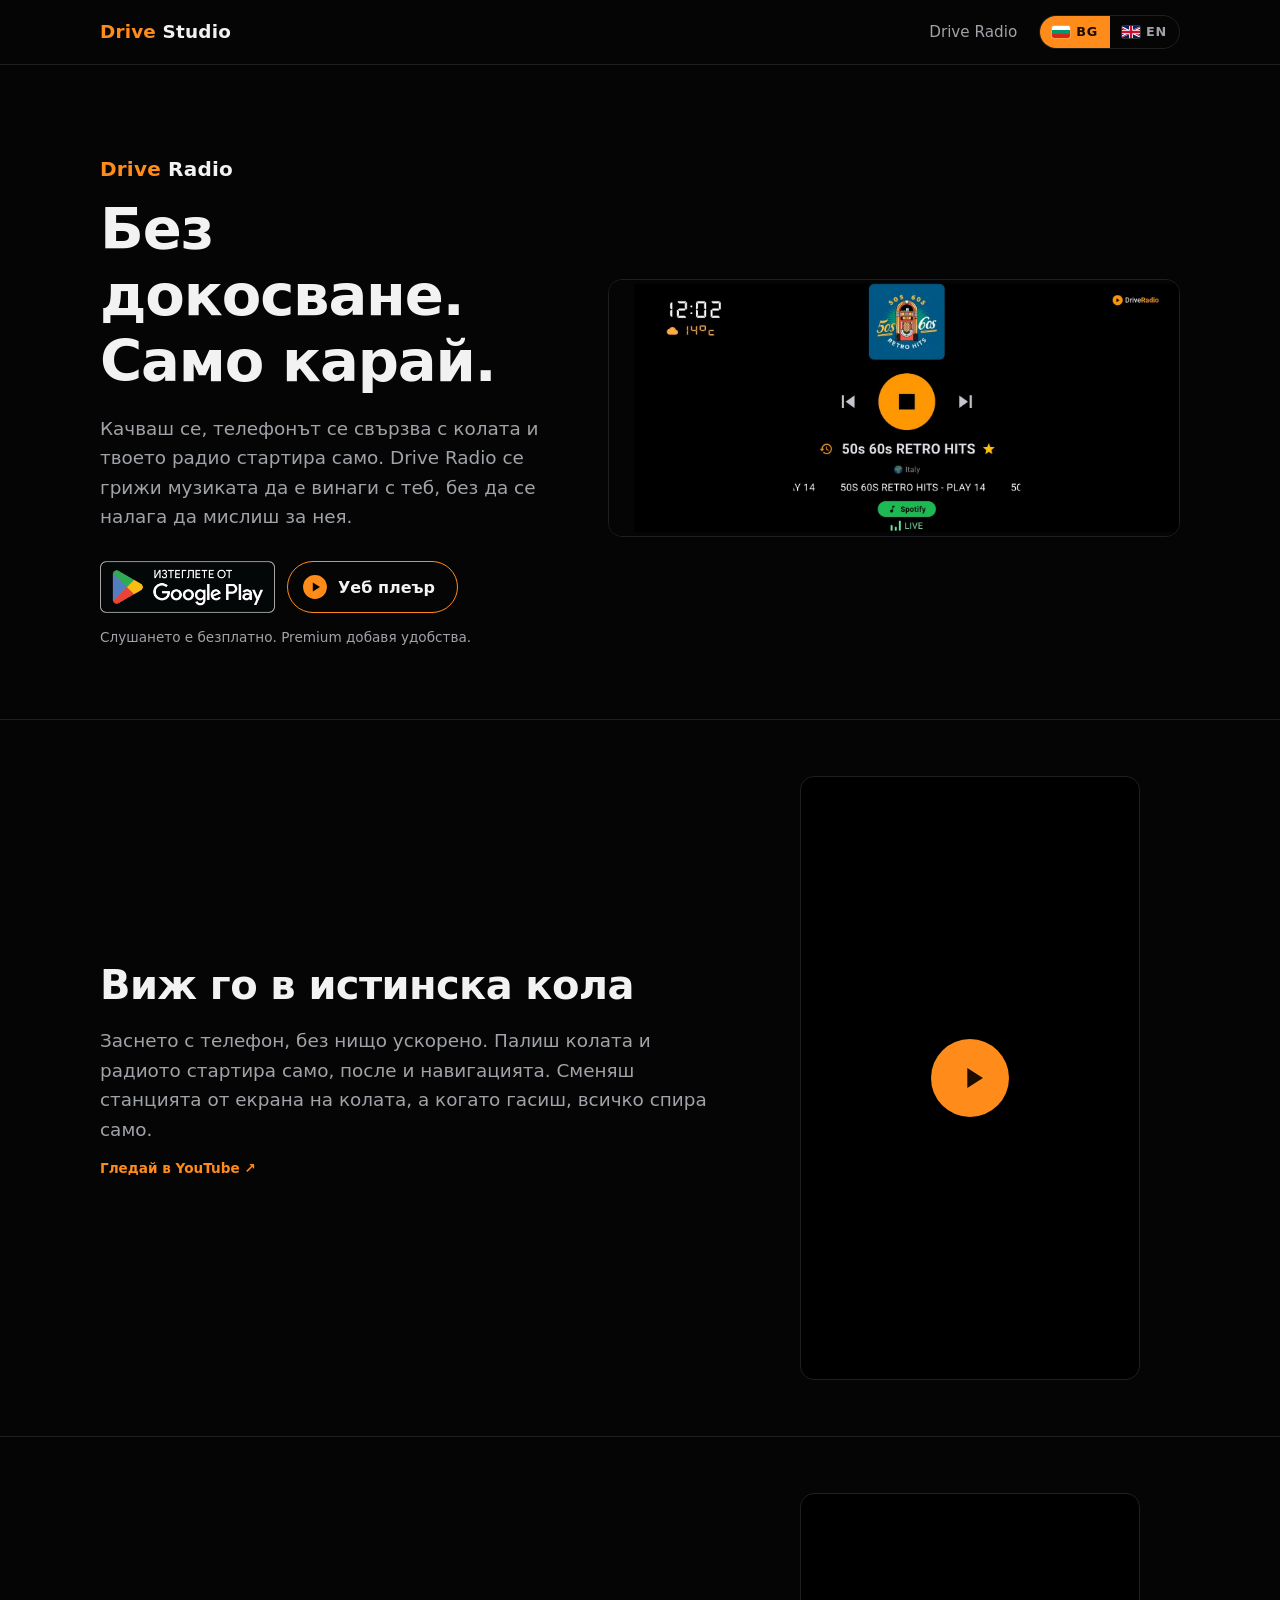
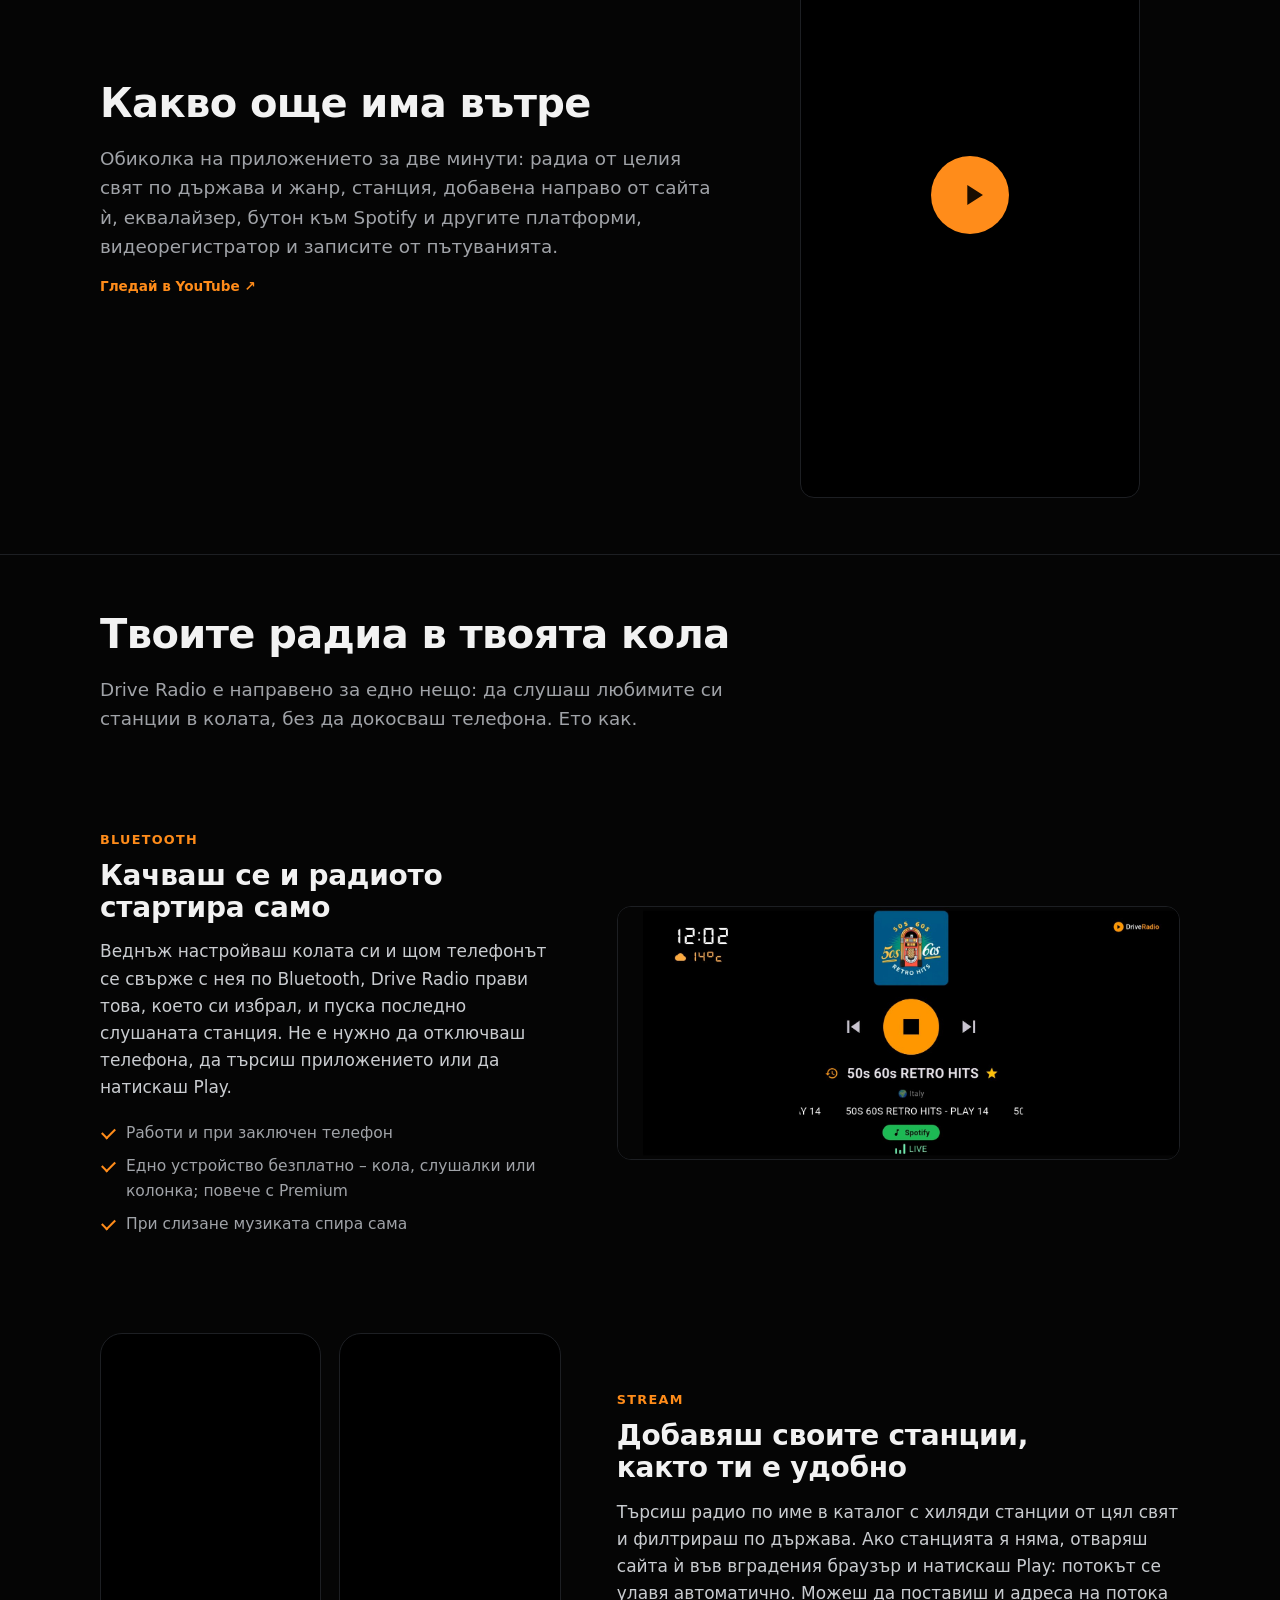
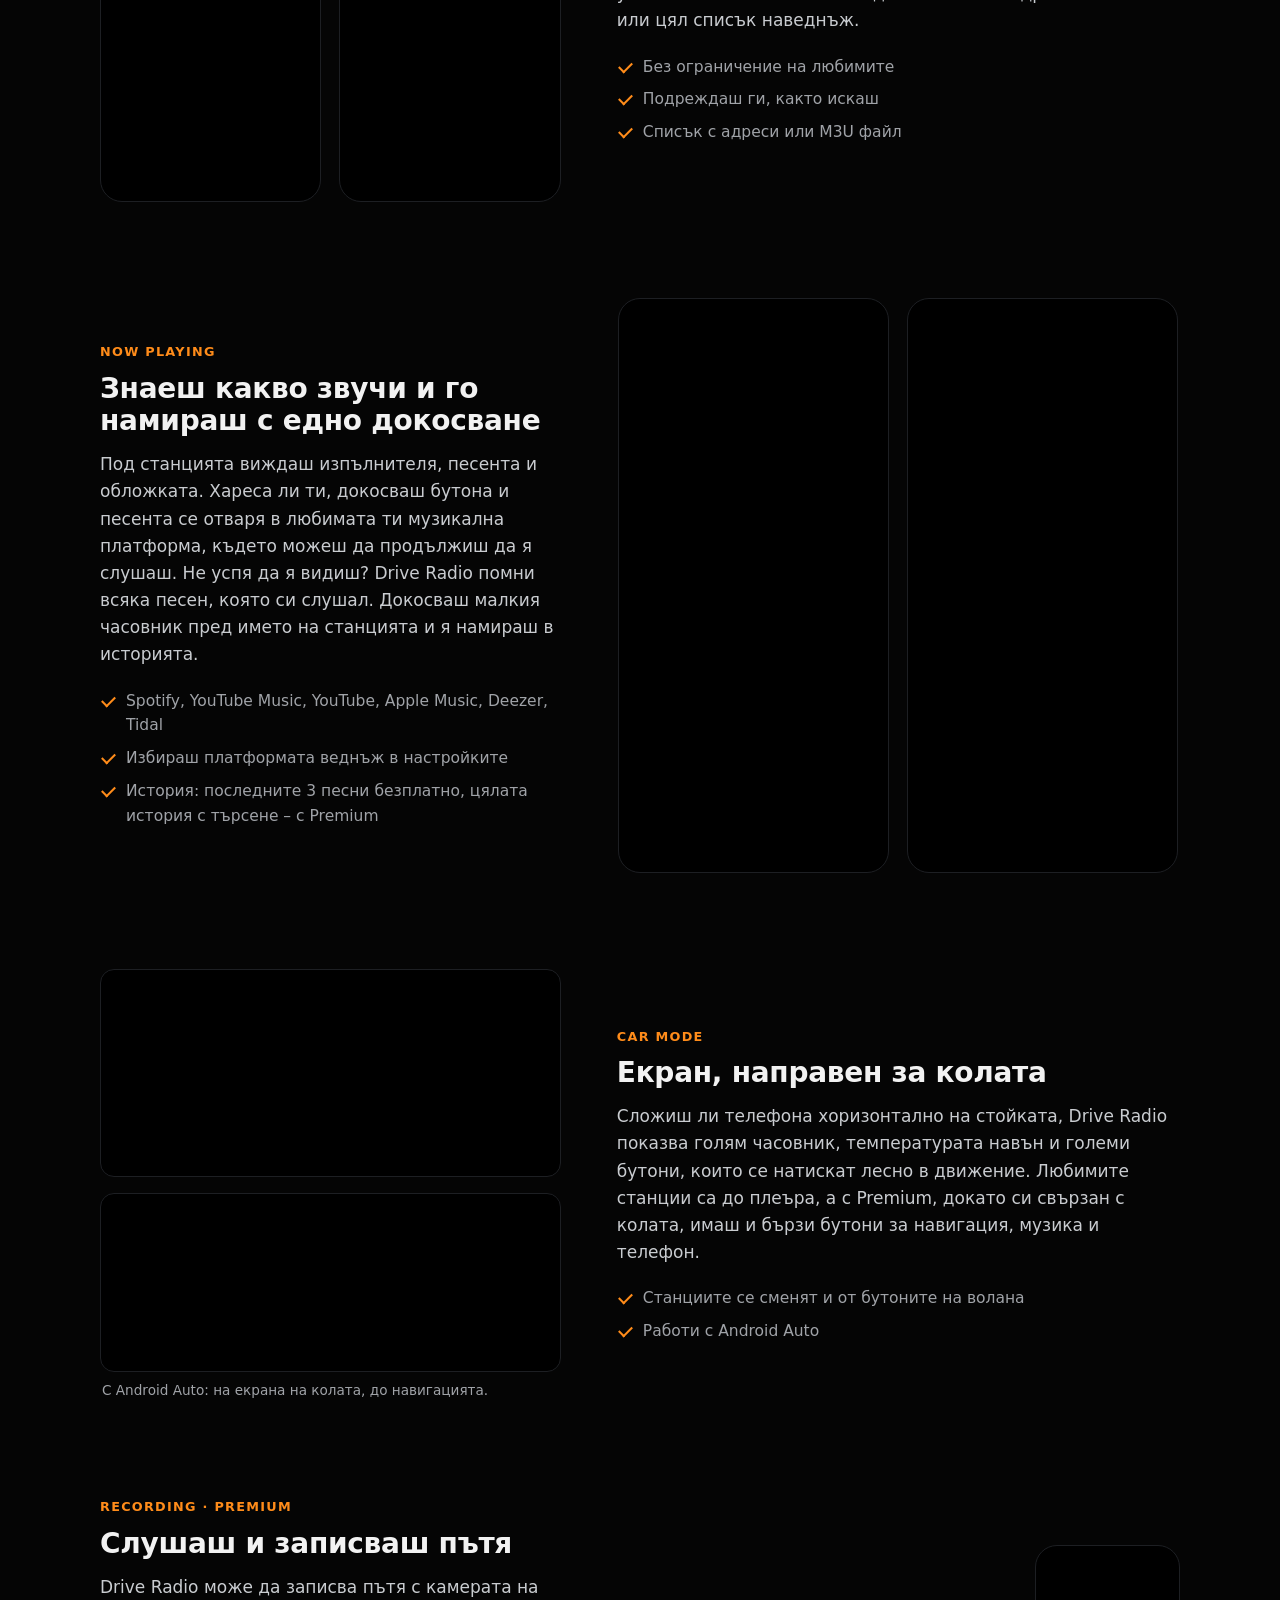
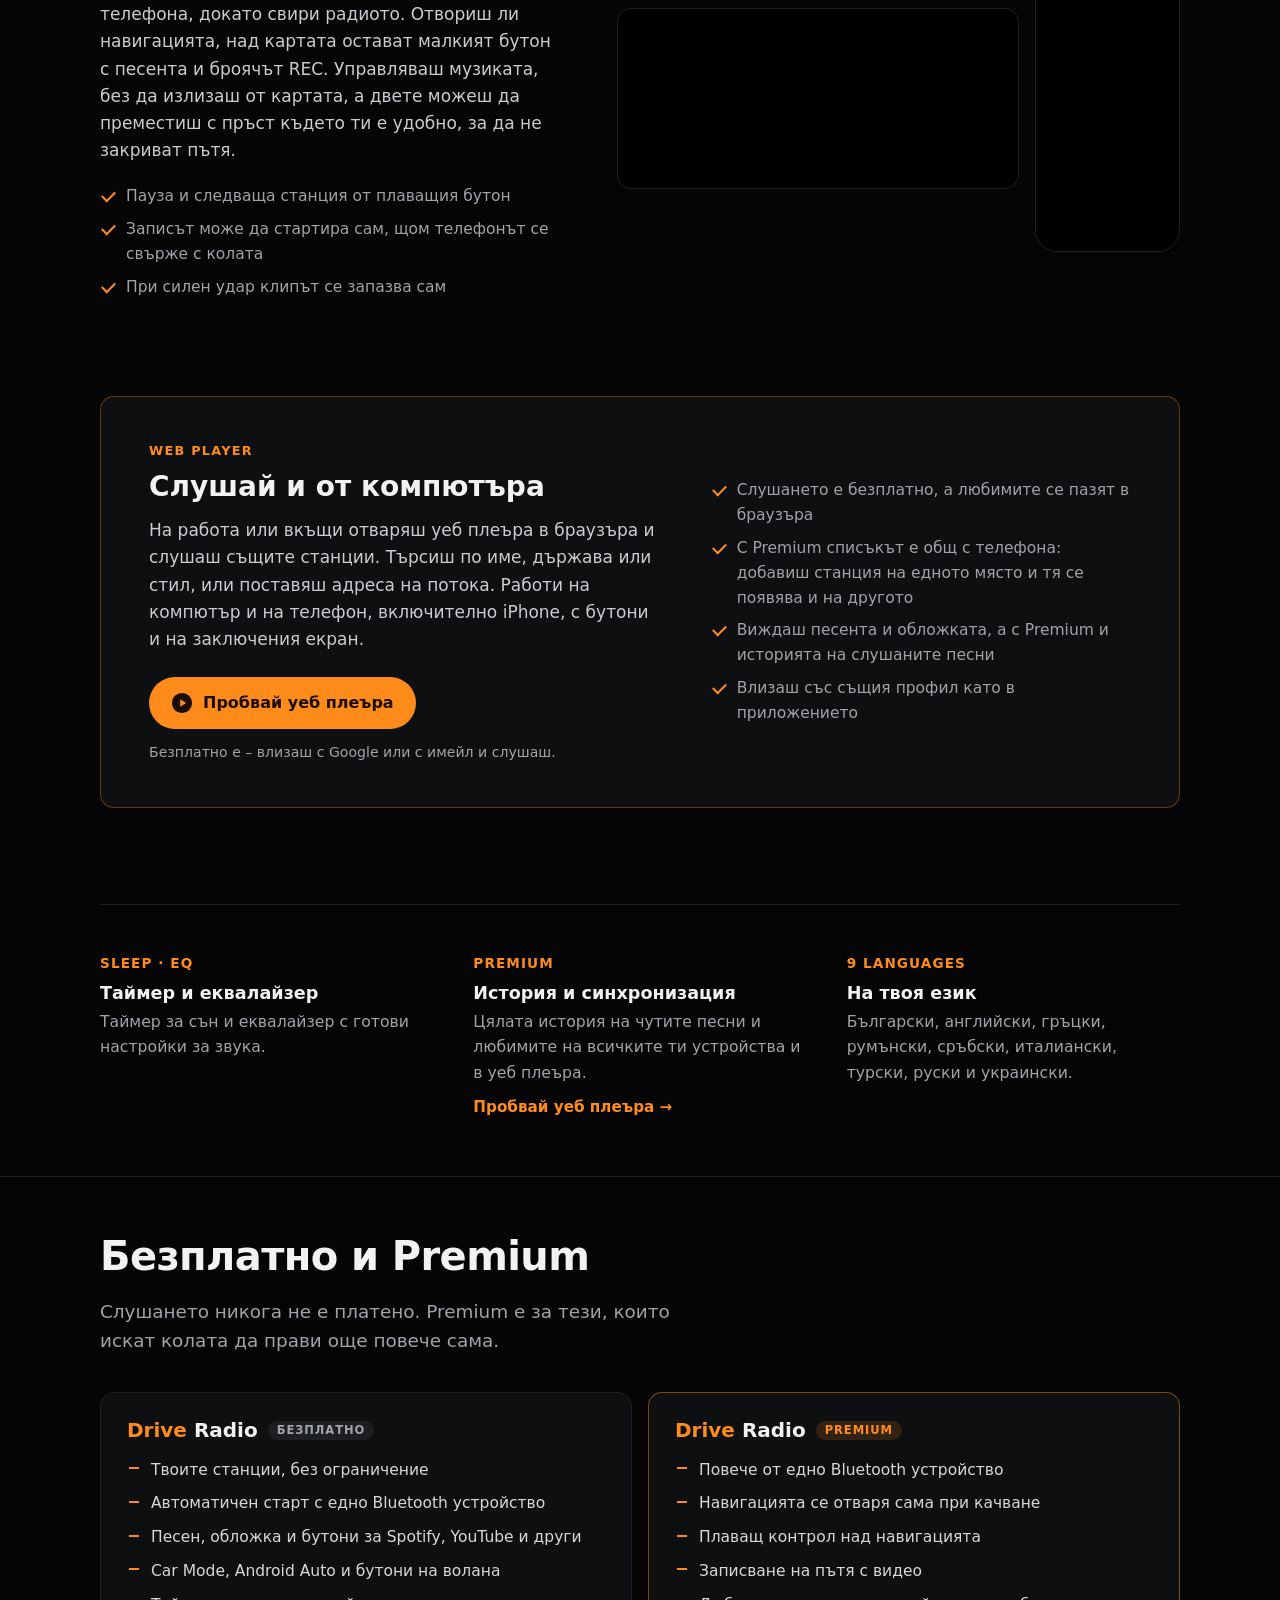
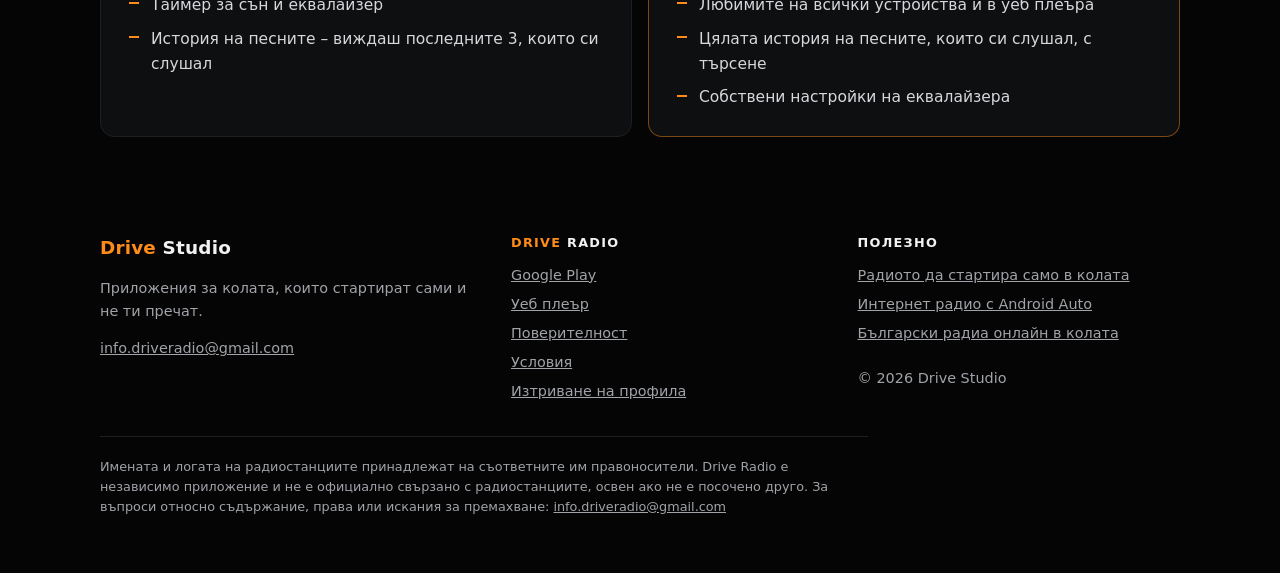
<file: app.html>
<!doctype html>
<html lang="bg">
<head>
<meta charset="utf-8">
<meta name="viewport" content="width=device-width, initial-scale=1">
<title>Drive Radio</title>
<link rel="canonical" href="https://driveradio.app/">
<meta http-equiv="refresh" content="0; url=/#radio">
<style>body{margin:0;background:#050505;color:#f2f2f2;font-family:system-ui,sans-serif;padding:40px 20px}a{color:#ff8c1a}</style>
</head>
<body>
<p>Страницата се премести: <a href="/#radio">driveradio.app</a></p>
</body>
</html>
</file>
<file: assets/guide.css>
:root {
  --bg: #050505; --panel: #0e0f11; --line: #1d1f23; --text: #f2f2f2;
  --dim: #a0a3a8; --body: #d6d8db; --orange: #ff8c1a; --orange-ink: #1a0d00; --radius: 14px;
}
* { box-sizing: border-box; }
body {
  margin: 0; background: var(--bg); color: var(--text);
  font-family: Inter, system-ui, -apple-system, "Segoe UI", Roboto, sans-serif;
  font-size: 18px; line-height: 1.7; -webkit-font-smoothing: antialiased;
}
img { max-width: 100%; display: block; height: auto; }
a { color: var(--orange); }
a:focus-visible { outline: 2px solid var(--orange); outline-offset: 3px; border-radius: 6px; }
.wrap { max-width: 1120px; margin: 0 auto; padding: 0 20px; }
header { border-bottom: 1px solid var(--line); }
.bar { display: flex; align-items: center; justify-content: space-between; gap: 16px; height: 64px; }
.mark { font-weight: 800; font-size: 1.15rem; text-decoration: none; color: var(--orange); }
.mark b { color: var(--text); }
.lang { display: flex; border: 1px solid var(--line); border-radius: 999px; overflow: hidden; }
.lang a { color: var(--dim); text-decoration: none; font-size: 0.8rem; font-weight: 600; letter-spacing: 0.06em; padding: 6px 12px; }
.lang a[aria-current="true"] { background: var(--orange); color: var(--orange-ink); }
.lang a { display: inline-flex; align-items: center; gap: 6px; }
.lang .flag { display: block; width: 18px; height: 12px; border-radius: 2px; box-shadow: 0 0 0 1px rgba(255,255,255,0.18); }
article { max-width: 680px; margin: 0 auto; padding: 56px 20px 24px; }
.crumb { font-size: 0.85rem; margin: 0 0 22px; }
.crumb a { color: var(--dim); text-decoration: none; }
.crumb a:hover { color: var(--text); }
h1 { font-size: clamp(2rem, 5vw, 2.8rem); line-height: 1.15; font-weight: 800; letter-spacing: -0.02em; margin: 0; text-wrap: balance; }
.byline { color: var(--dim); font-size: 0.95rem; margin: 14px 0 34px; }
.byline .brand { color: var(--orange); font-weight: 600; }
.byline .brand b { color: var(--text); }
h2 { font-size: 1.35rem; line-height: 1.25; font-weight: 800; margin: 44px 0 10px; text-wrap: balance; }
article p, article li { color: var(--body); }
article p { margin: 0 0 16px; }
article ol { padding-left: 1.3em; margin: 0 0 16px; }
article li { margin-bottom: 6px; }
article li::marker { color: var(--orange); font-weight: 700; }
figure { margin: 30px 0; }
figure .shot { border-radius: var(--radius); border: 1px solid var(--line); overflow: hidden; background: #000; }
figure.phone { max-width: 300px; }
figure.phone .shot { border-radius: 22px; }
/* YouTube Short in a guide (2026-11-27): a still with a play button; the player
   (youtube-nocookie) loads only when pressed. Same look as on the homepage. */
figure.video .yt-wrap { width: 100%; max-width: 320px; aspect-ratio: 9 / 16; position: relative;
  border-radius: var(--radius); border: 1px solid var(--line); background: #000; overflow: hidden; }
.yt-facade { display: block; width: 100%; height: 100%; padding: 0; border: 0; background: none; cursor: pointer; position: relative; }
.yt-facade img { display: block; width: 100%; height: 100%; object-fit: cover; }
.yt-facade .play { position: absolute; left: 50%; top: 50%; width: 72px; height: 72px; margin: -36px 0 0 -36px; border-radius: 50%;
  background: var(--orange); display: grid; place-items: center; box-shadow: 0 8px 28px rgba(0, 0, 0, 0.55); transition: transform 0.15s; }
.yt-facade .play svg { width: 32px; height: 32px; margin-left: 5px; fill: var(--orange-ink); }
.yt-facade:hover .play, .yt-facade:focus-visible .play { transform: scale(1.08); }
.yt-facade:focus-visible { outline: 3px solid var(--orange); outline-offset: -3px; }
figure.video iframe { display: block; width: 100%; height: 100%; border: 0; }
figcaption { color: var(--dim); font-size: 0.88rem; margin-top: 10px; }
.cta { margin: 44px 0 0; padding: 26px; border-radius: var(--radius); background: var(--panel); border: 1px solid rgba(255, 140, 26, 0.35); }
.cta p { margin: 0 0 16px; color: var(--text); font-weight: 600; }
.cta .row { display: flex; flex-wrap: wrap; gap: 12px; align-items: center; }
.gplay img { height: 52px; width: auto; }
.btn-web { display: inline-flex; align-items: center; gap: 10px; height: 52px; padding: 0 22px 0 14px; border-radius: 999px; border: 1.5px solid var(--orange); color: var(--text); text-decoration: none; font-weight: 600; font-size: 1rem; }
.btn-web svg { width: 26px; height: 26px; color: var(--orange); flex: none; }
.btn-web:hover { background: rgba(255, 140, 26, 0.12); }
.more { max-width: 680px; margin: 0 auto; padding: 8px 20px 48px; }
.more h3 { font-size: 0.8rem; letter-spacing: 0.1em; text-transform: uppercase; color: var(--dim); margin: 32px 0 12px; font-weight: 600; }
.more ul { list-style: none; margin: 0; padding: 0; display: grid; gap: 10px; }
.more a { display: block; padding: 14px 18px; border: 1px solid var(--line); border-radius: 12px; color: var(--text); text-decoration: none; font-weight: 600; }
.more a:hover { border-color: rgba(255, 140, 26, 0.5); }
footer { border-top: 1px solid var(--line); padding: 32px 0 48px; color: var(--dim); font-size: 0.9rem; }
footer .wrap { display: flex; flex-wrap: wrap; gap: 12px 28px; align-items: center; }
footer a { color: var(--dim); }
footer a:hover { color: var(--text); }
</file>
